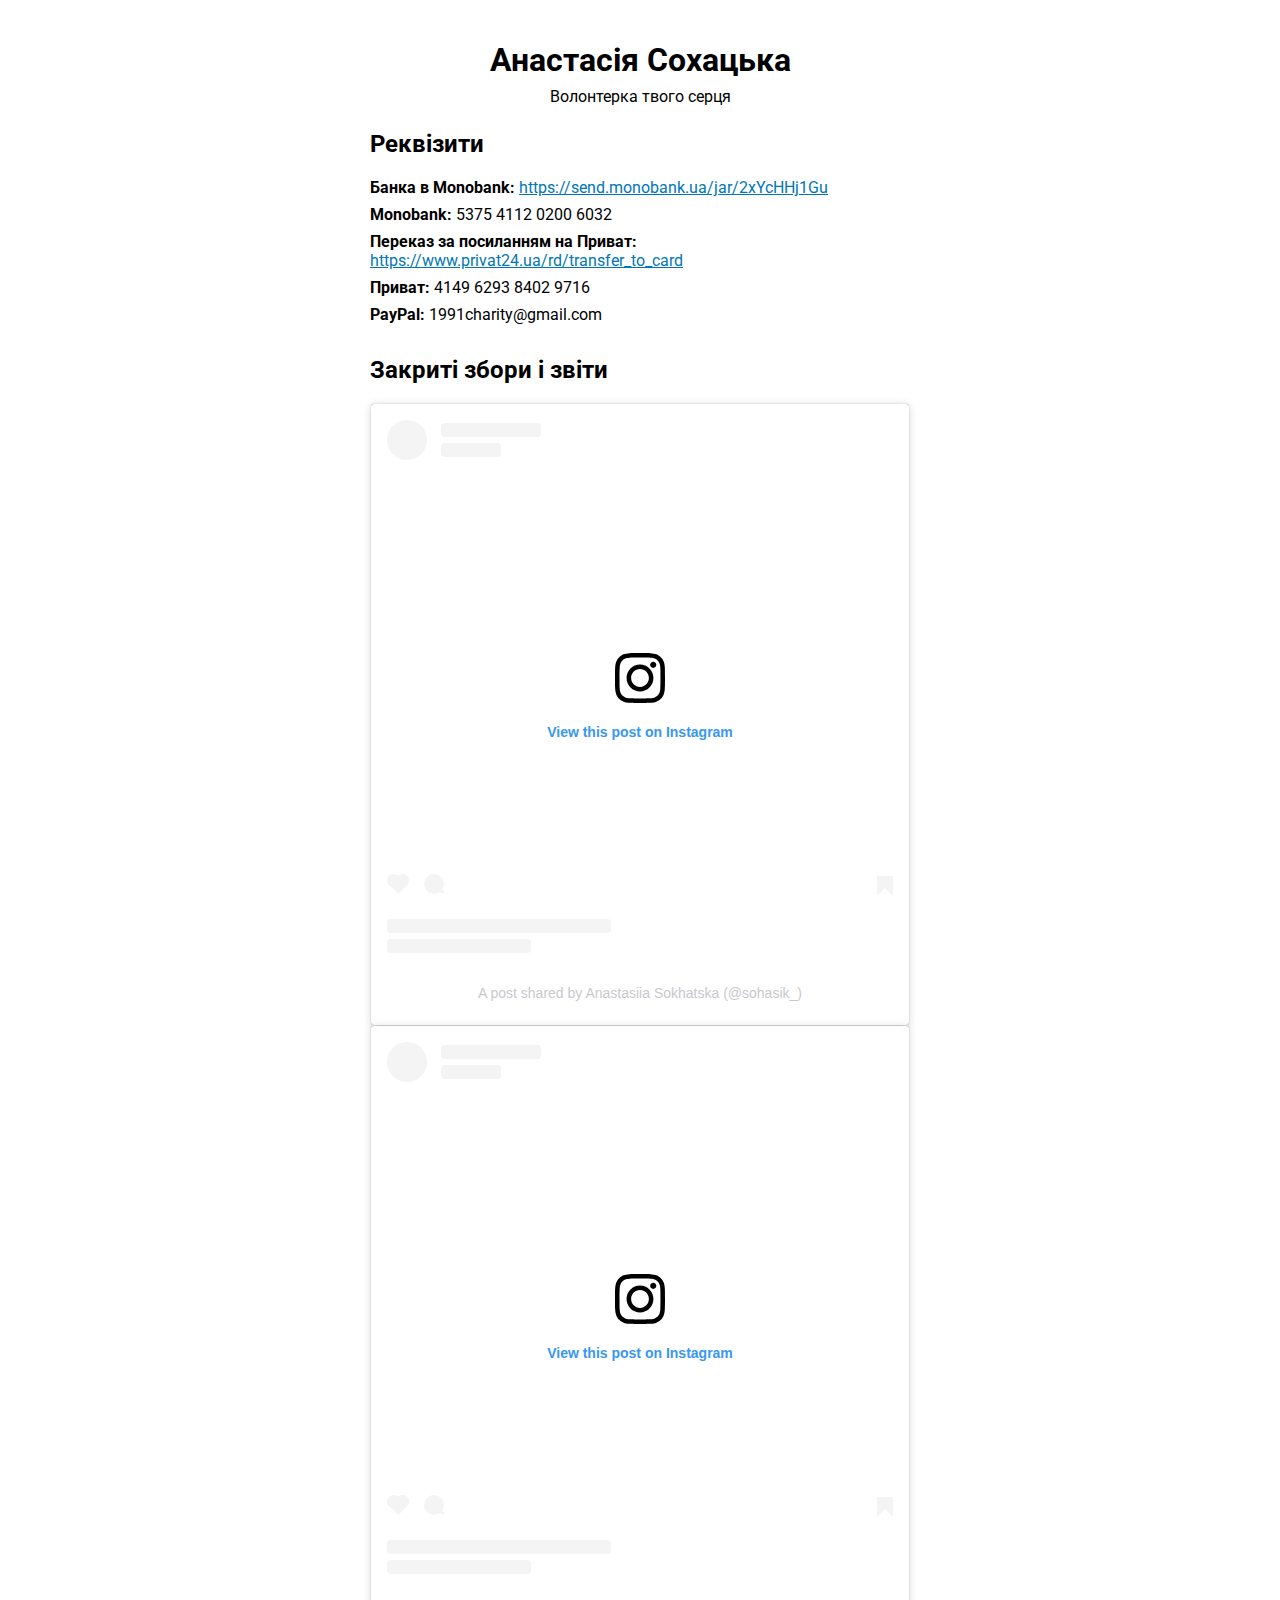
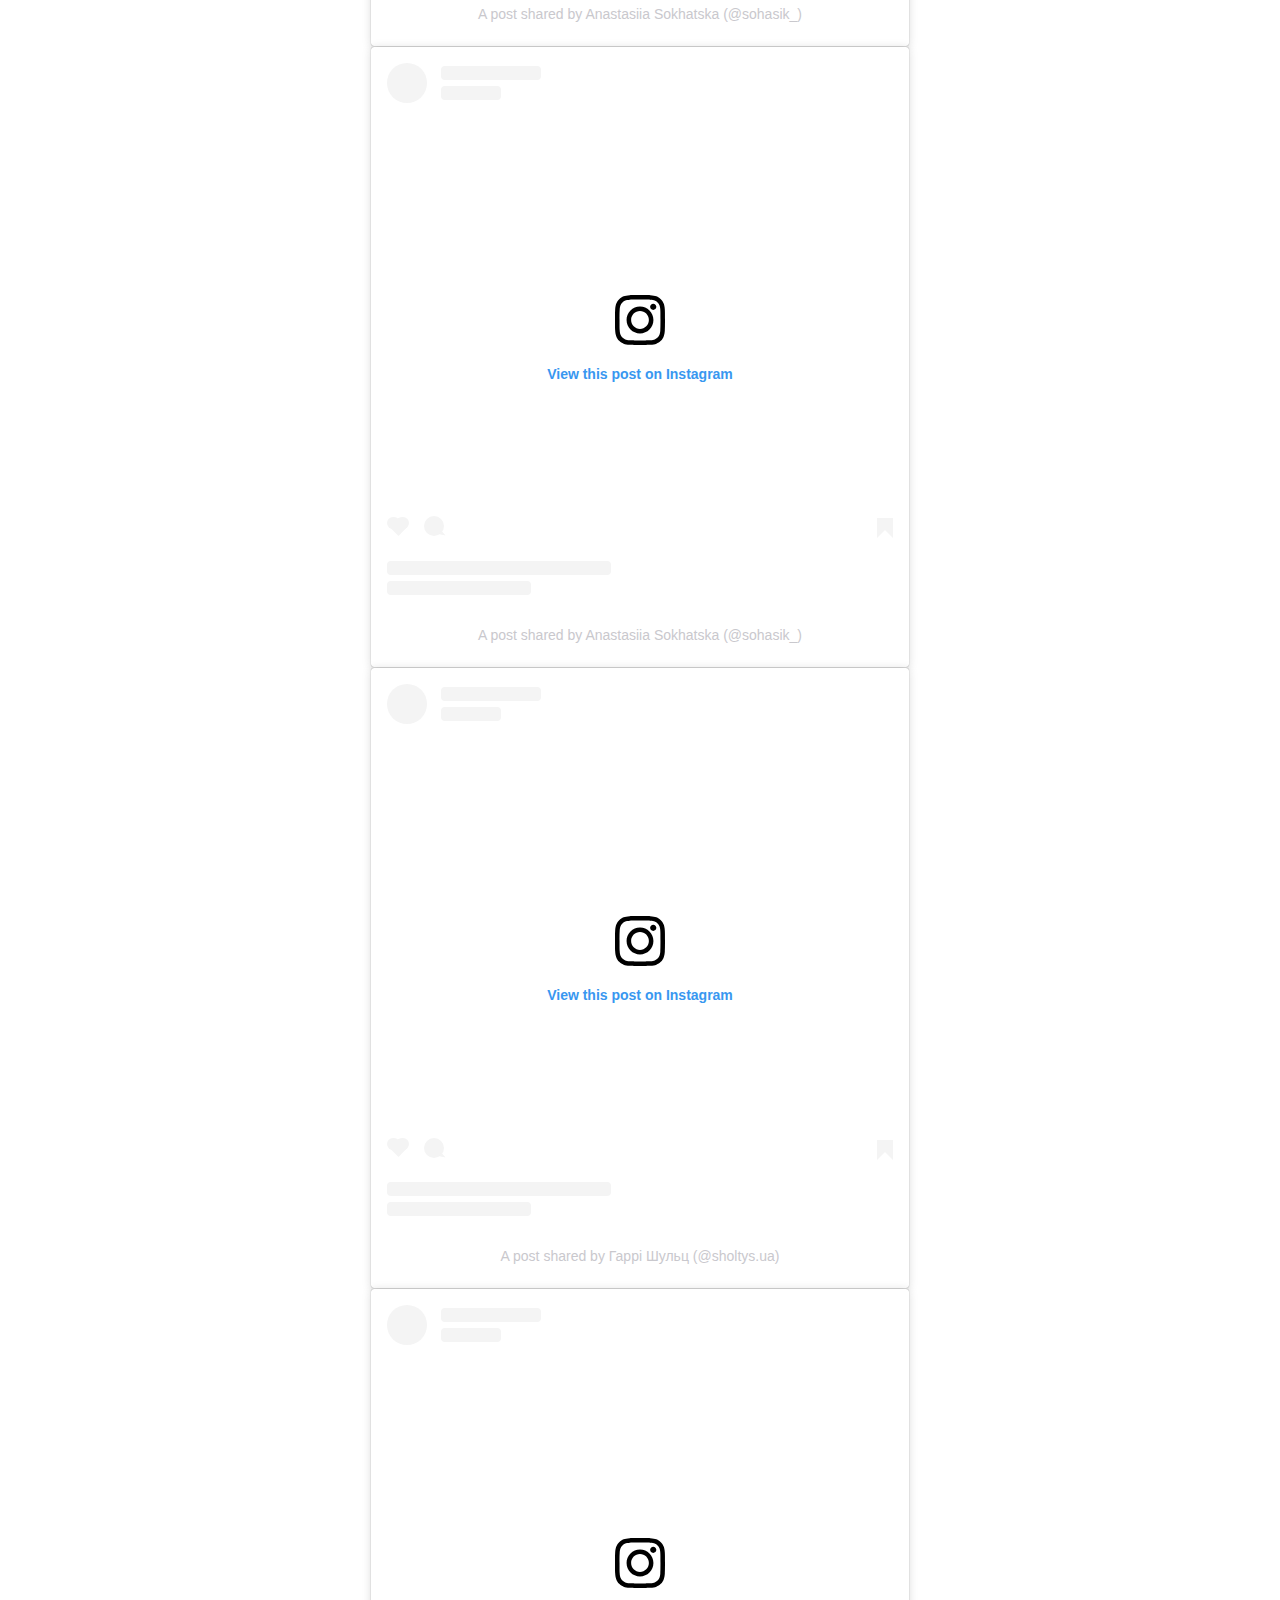
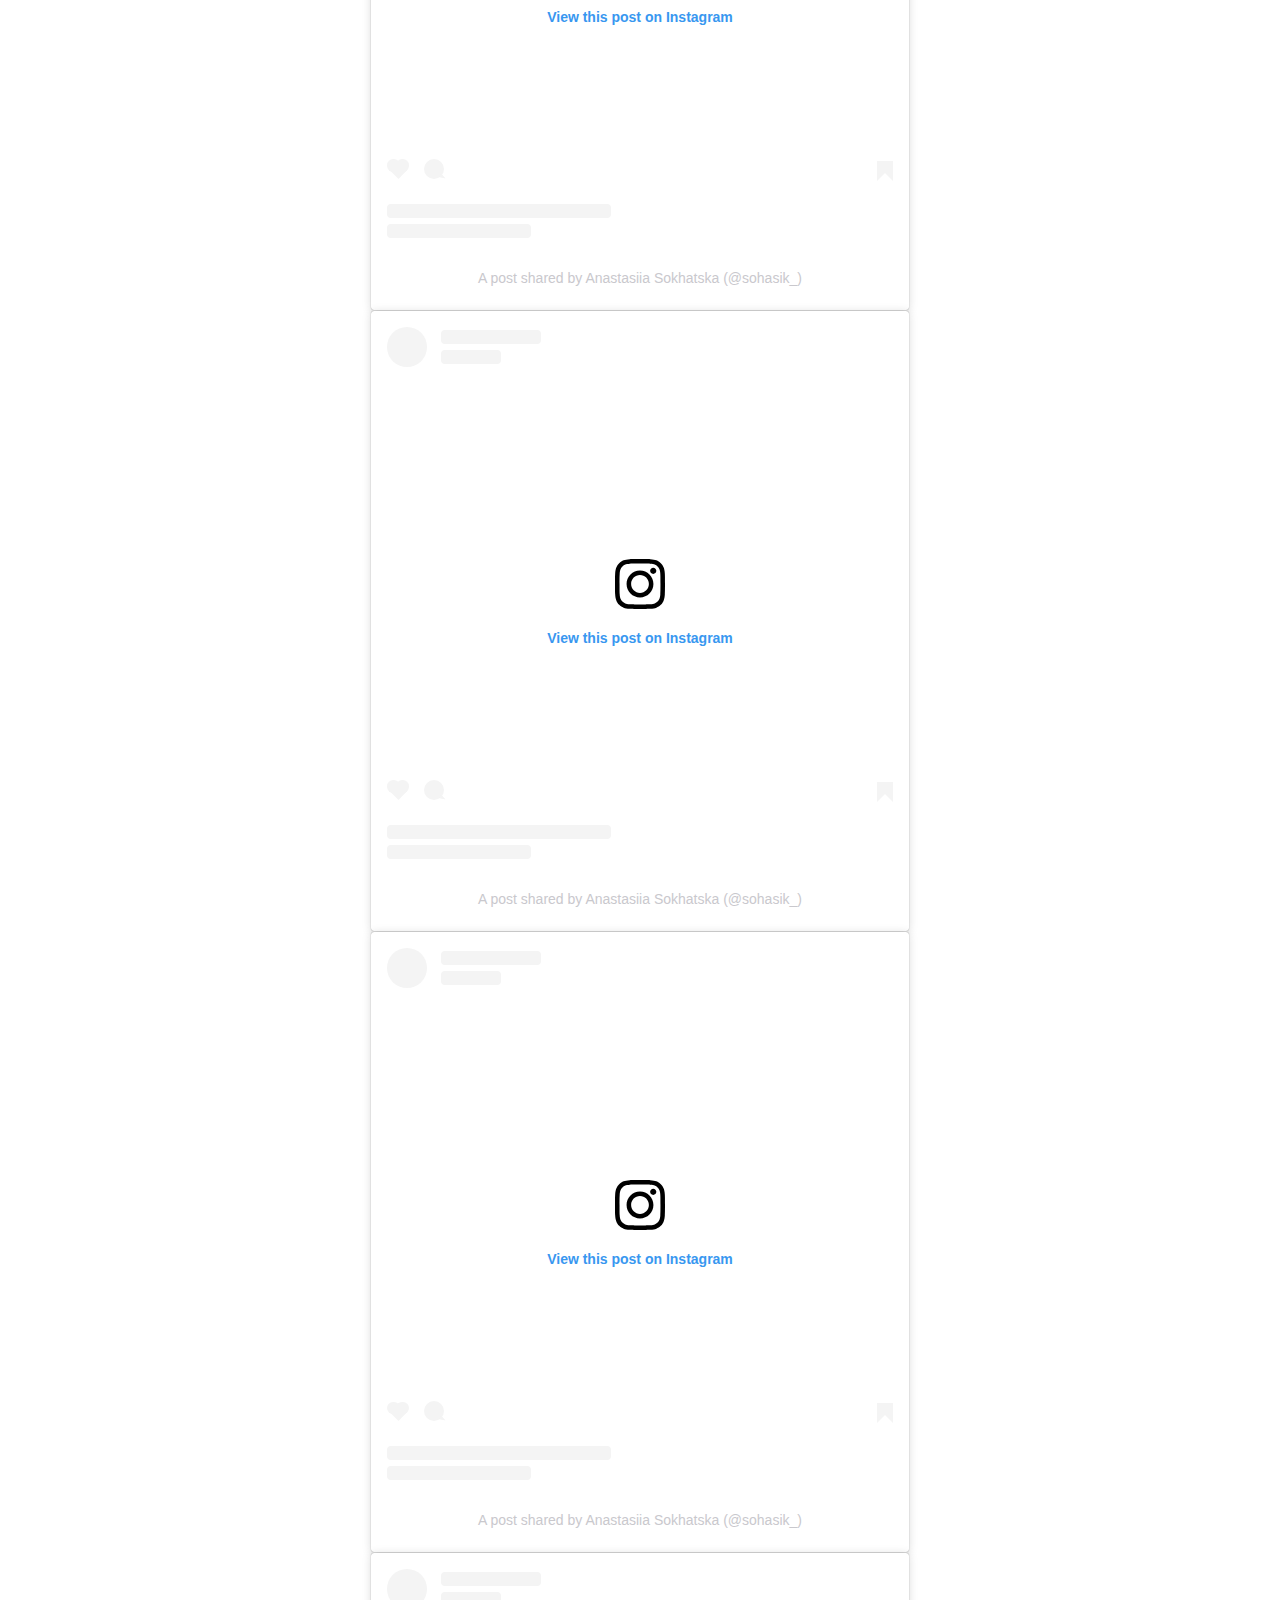
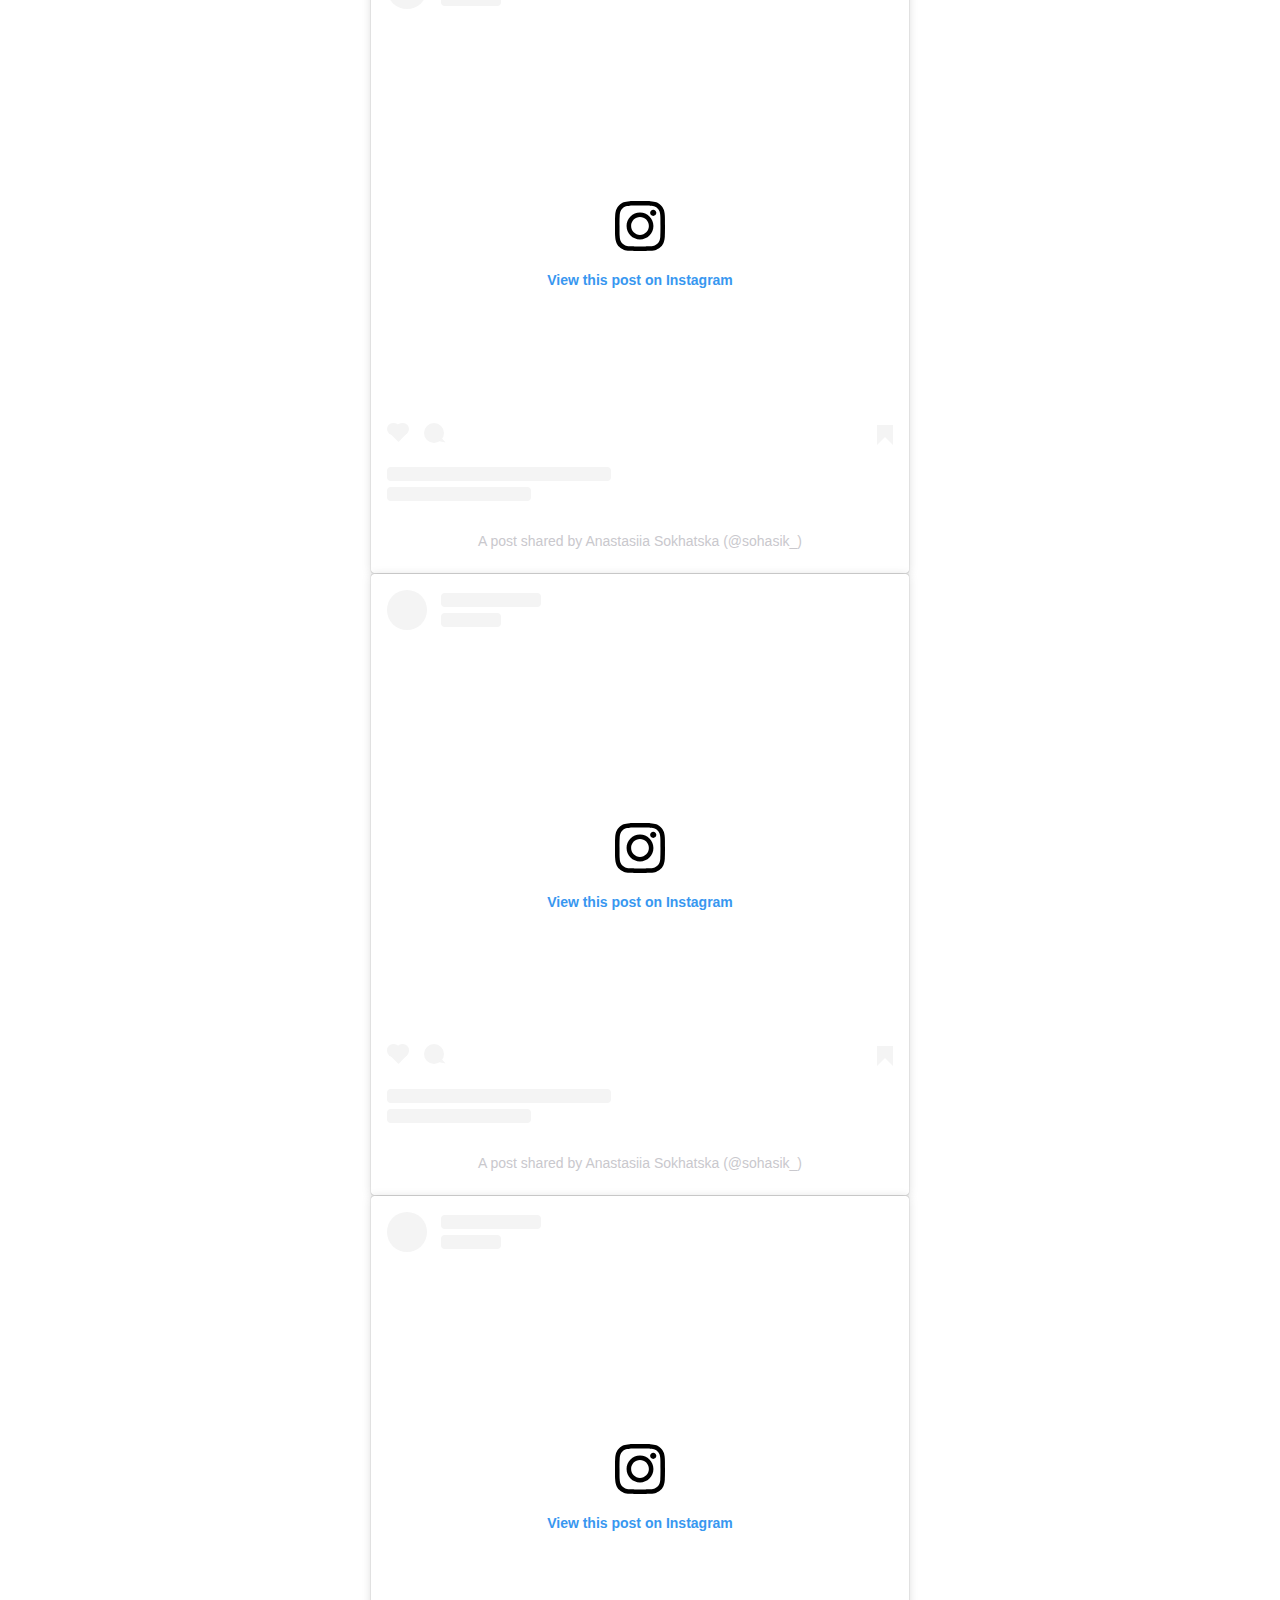
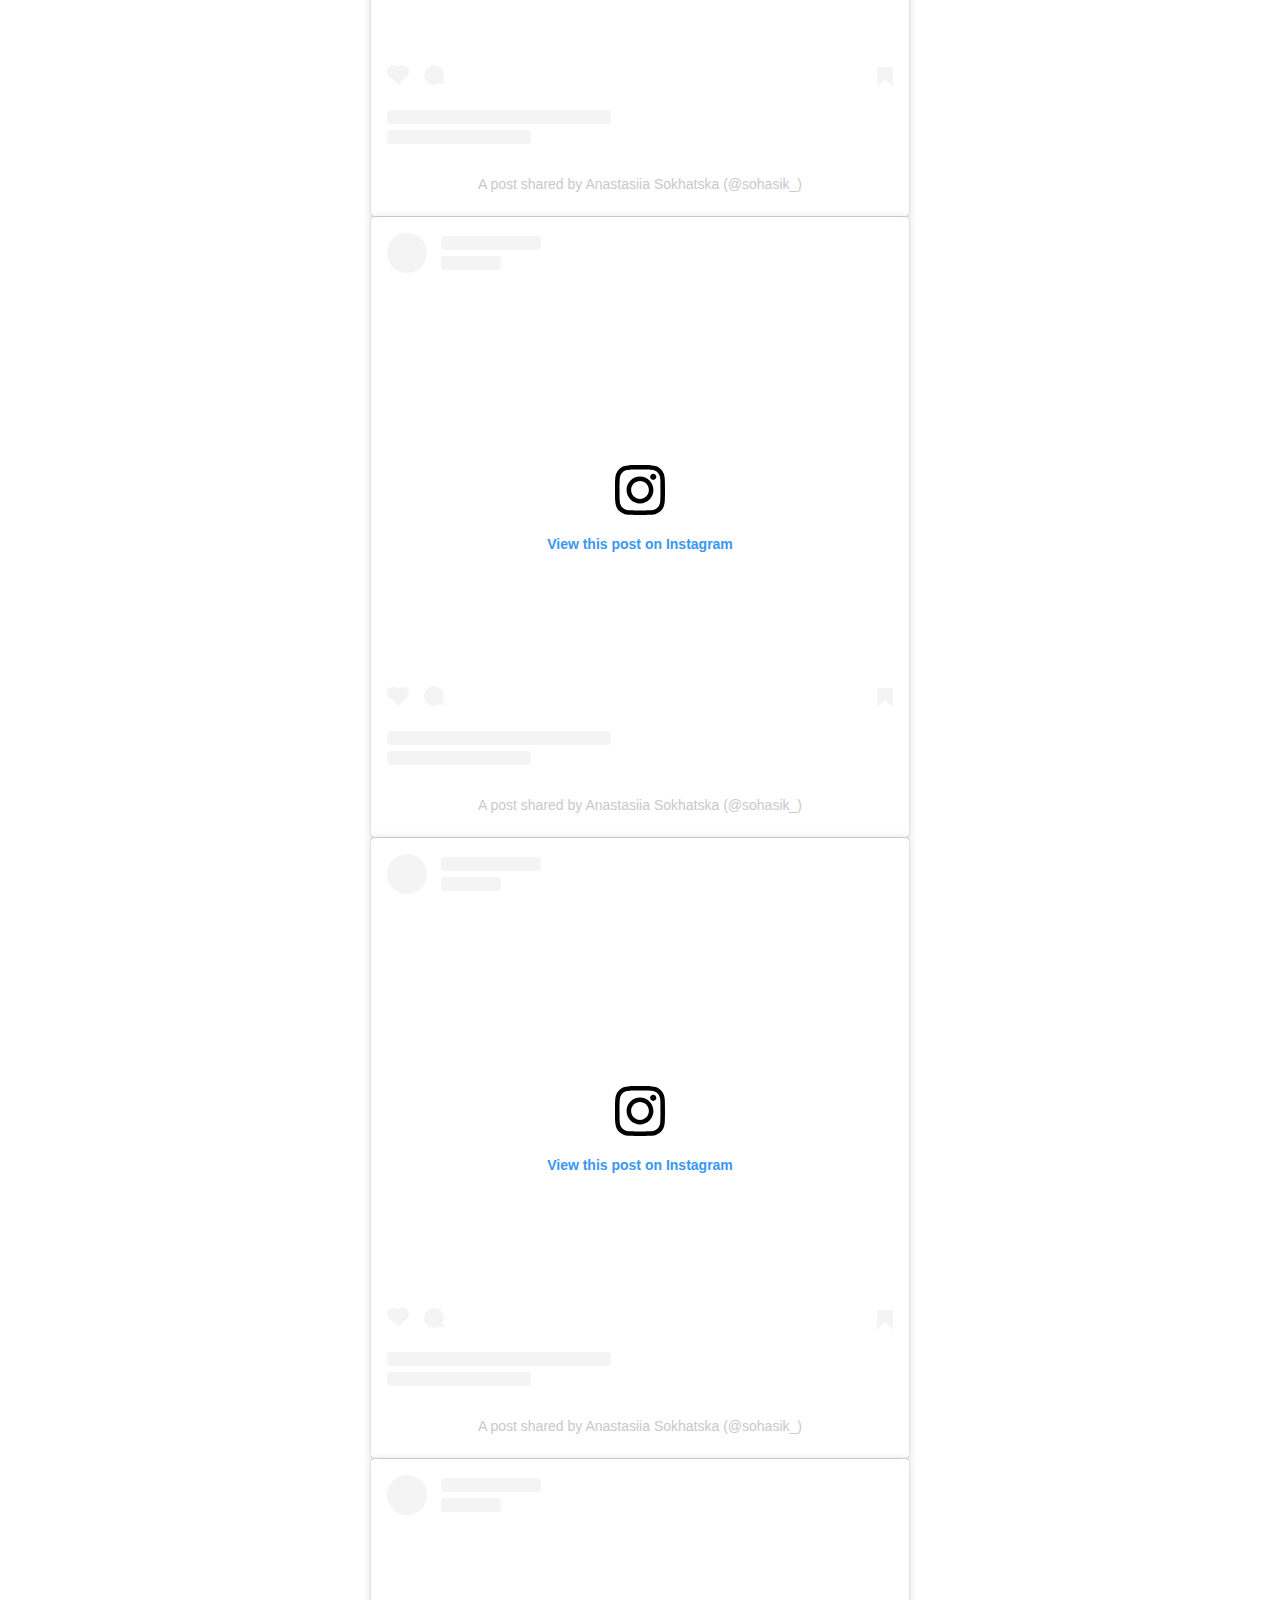
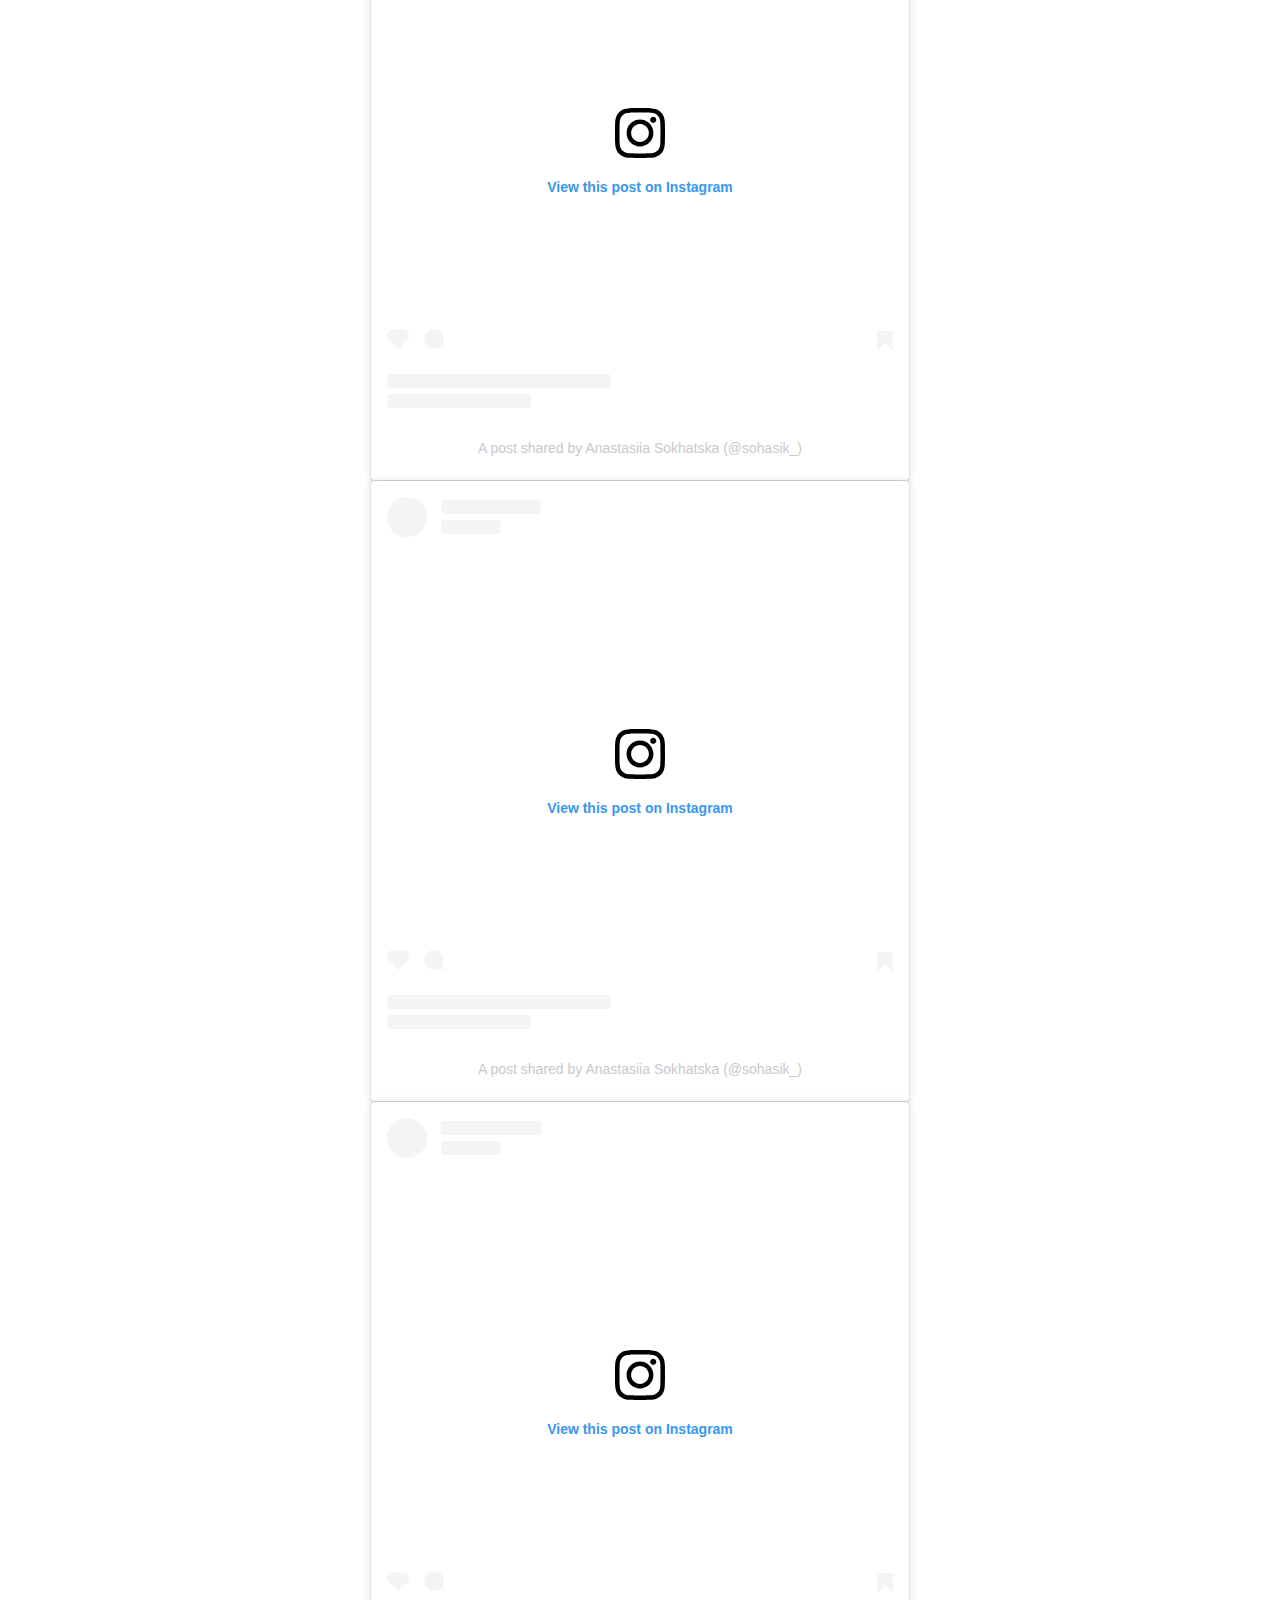
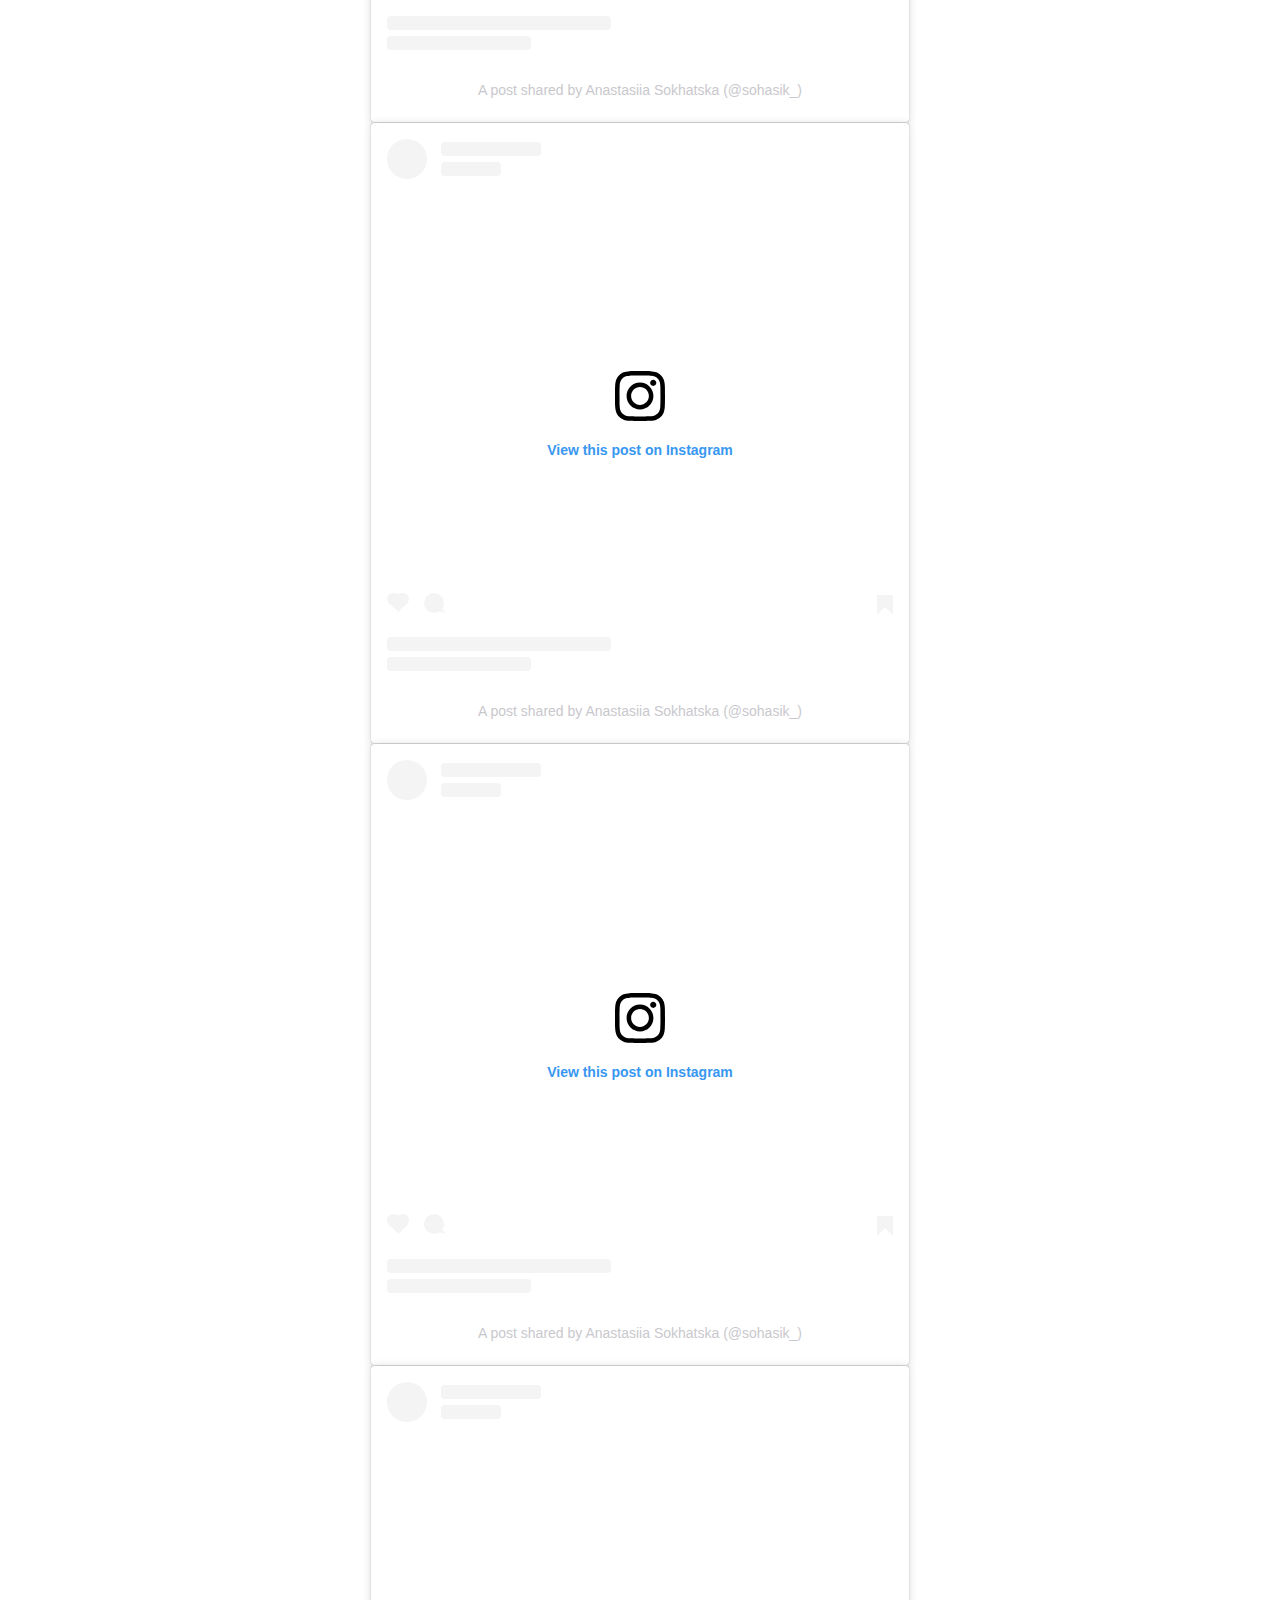
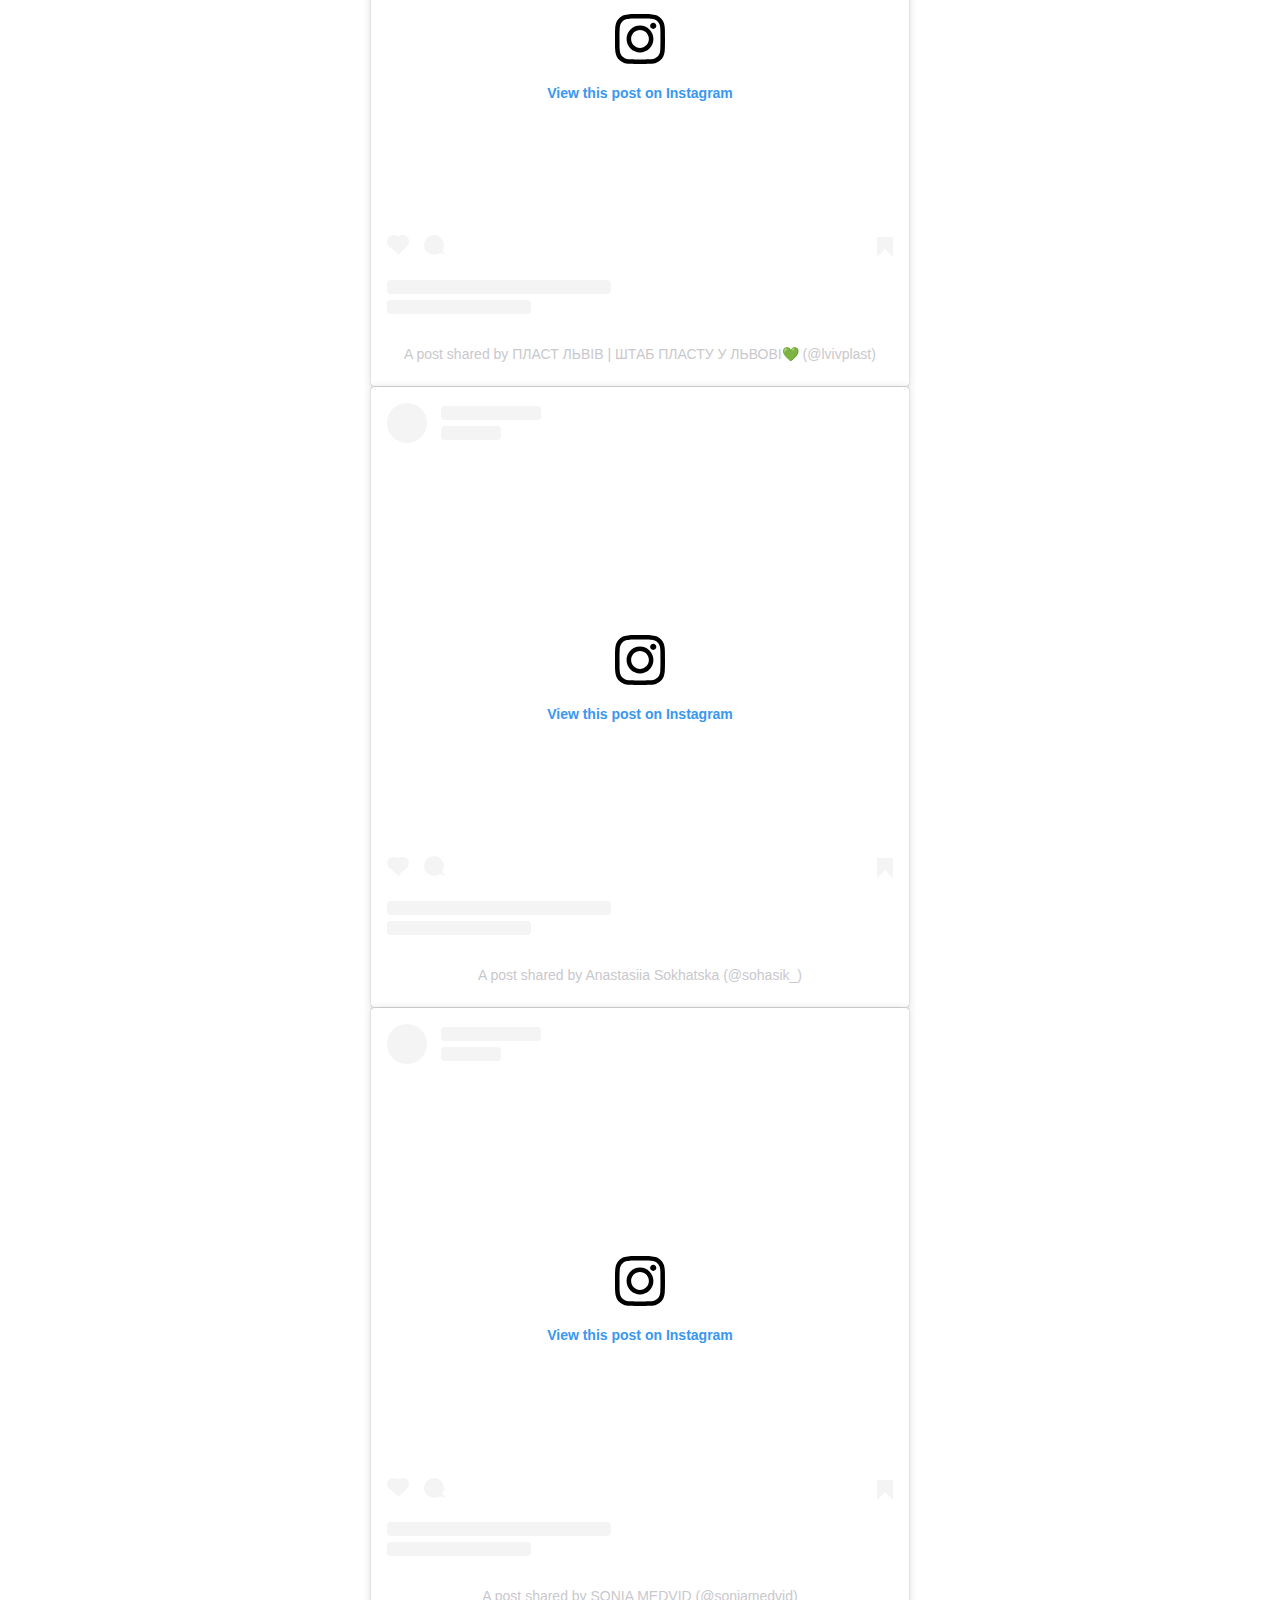
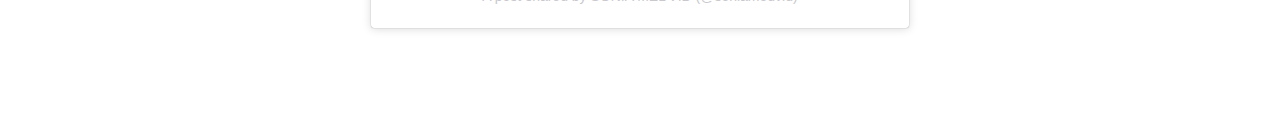
<file: index.html>
<html lang="uk">
<head>
	<!-- Google tag (gtag.js) -->
	<script async src="https://www.googletagmanager.com/gtag/js?id=G-D255TP81TY"></script>
	<script>
      window.dataLayer = window.dataLayer || [];

      function gtag() {
          dataLayer.push(arguments);
      }

      gtag('js', new Date());

      gtag('config', 'G-D255TP81TY');
	</script>

	<meta charset="UTF-8">
	<meta name="viewport"
	      content="width=device-width, user-scalable=no, initial-scale=1.0, maximum-scale=1.0, minimum-scale=1.0">
	<meta http-equiv="X-UA-Compatible" content="ie=edge">
	<link rel="apple-touch-icon" sizes="180x180" href="/favicon/apple-touch-icon.png">
	<link rel="icon" type="image/png" sizes="32x32" href="/favicon/favicon-32x32.png">
	<link rel="icon" type="image/png" sizes="16x16" href="/favicon/favicon-16x16.png">
	<link rel="manifest" href="/favicon/site.webmanifest">
	<link rel="mask-icon" href="/favicon/safari-pinned-tab.svg" color="#5bbad5">
	<meta name="msapplication-TileColor" content="#da532c">
	<meta name="theme-color" content="#ffffff">

	<meta property="og:title" content='Анастасія Сохацька. Волонтерка твого серця'/>
	<meta property="og:image" content='https://esponsim.sirv.com/volonterka.jpg'>
	<meta property="og:description" content='Збираємо на перемогу'/>
	<meta property="og:url" content='https://sokhatska.in.ua/'/>
	<meta property="og:image:width" content='1080'/>
	<meta property="og:image:height" content='1038'/>
	<meta property="og:type" content='website'/>

	<link rel="preconnect" href="https://fonts.googleapis.com">
	<link rel="preconnect" href="https://fonts.gstatic.com" crossorigin>
	<link href="https://fonts.googleapis.com/css2?family=Roboto:wght@400;500;700&display=swap" rel="stylesheet">
	<link rel="stylesheet" href="styles.css">
	<title>Волонтерка твого серця</title>
	<script async src="//www.instagram.com/embed.js"></script>
</head>
<body>
<div class="container">
	<div class="hero">
		<h1>Анастасія Сохацька</h1>
		<div>Волонтерка твого серця</div>
	</div>

	<section class="section">
		<h2>Реквізити</h2>
		<div class="money-links">
			<b>Банка в Monobank:</b> <a
				href="https://send.monobank.ua/jar/2xYcHHj1Gu">https://send.monobank.ua/jar/2xYcHHj1Gu</a>
		</div>
		<div class="money-links">
			<b>Monobank:</b> 5375 4112 0200 6032
		</div>
		<div class="money-links">
			<b>Переказ за посиланням на Приват: </b> <a
				href="https://www.privat24.ua/rd/transfer_to_card?hash=rd/transfer_to_card/{from:'',to:'4149 6293 8402 9716',ccy:'UAH',amt:'200'}">https://www.privat24.ua/rd/transfer_to_card</a>
		</div>
		<div class="money-links">
			<b>Приват:</b> 4149 6293 8402 9716
		</div>
		<div class="money-links">
			<b>PayPal:</b> 1991charity@gmail.com
		</div>
	</section>

	<!--	<section class="section">-->
	<!--		<h2>Активний збір</h2>-->


	<!--	</section>-->

	<section class="section">
		<h2>Закриті збори і звіти</h2>

		<blockquote class="instagram-media" data-instgrm-captioned
		            data-instgrm-permalink="https://www.instagram.com/reel/CzyJ6HrtoNR/?utm_source=ig_embed&amp;utm_campaign=loading"
		            data-instgrm-version="14"
		            style=" background:#FFF; border:0; border-radius:3px; box-shadow:0 0 1px 0 rgba(0,0,0,0.5),0 1px 10px 0 rgba(0,0,0,0.15); margin: 1px; max-width:540px; min-width:326px; padding:0; width:99.375%; width:-webkit-calc(100% - 2px); width:calc(100% - 2px);">
			<div style="padding:16px;"><a
					href="https://www.instagram.com/reel/CzyJ6HrtoNR/?utm_source=ig_embed&amp;utm_campaign=loading"
					style=" background:#FFFFFF; line-height:0; padding:0 0; text-align:center; text-decoration:none; width:100%;"
					target="_blank">
				<div style=" display: flex; flex-direction: row; align-items: center;">
					<div
							style="background-color: #F4F4F4; border-radius: 50%; flex-grow: 0; height: 40px; margin-right: 14px; width: 40px;"></div>
					<div style="display: flex; flex-direction: column; flex-grow: 1; justify-content: center;">
						<div
								style=" background-color: #F4F4F4; border-radius: 4px; flex-grow: 0; height: 14px; margin-bottom: 6px; width: 100px;"></div>
						<div style=" background-color: #F4F4F4; border-radius: 4px; flex-grow: 0; height: 14px; width: 60px;"></div>
					</div>
				</div>
				<div style="padding: 19% 0;"></div>
				<div style="display:block; height:50px; margin:0 auto 12px; width:50px;">
					<svg width="50px" height="50px" viewBox="0 0 60 60" version="1.1" xmlns="https://www.w3.org/2000/svg"
					     xmlns:xlink="https://www.w3.org/1999/xlink">
						<g stroke="none" stroke-width="1" fill="none" fill-rule="evenodd">
							<g transform="translate(-511.000000, -20.000000)" fill="#000000">
								<g>
									<path
											d="M556.869,30.41 C554.814,30.41 553.148,32.076 553.148,34.131 C553.148,36.186 554.814,37.852 556.869,37.852 C558.924,37.852 560.59,36.186 560.59,34.131 C560.59,32.076 558.924,30.41 556.869,30.41 M541,60.657 C535.114,60.657 530.342,55.887 530.342,50 C530.342,44.114 535.114,39.342 541,39.342 C546.887,39.342 551.658,44.114 551.658,50 C551.658,55.887 546.887,60.657 541,60.657 M541,33.886 C532.1,33.886 524.886,41.1 524.886,50 C524.886,58.899 532.1,66.113 541,66.113 C549.9,66.113 557.115,58.899 557.115,50 C557.115,41.1 549.9,33.886 541,33.886 M565.378,62.101 C565.244,65.022 564.756,66.606 564.346,67.663 C563.803,69.06 563.154,70.057 562.106,71.106 C561.058,72.155 560.06,72.803 558.662,73.347 C557.607,73.757 556.021,74.244 553.102,74.378 C549.944,74.521 548.997,74.552 541,74.552 C533.003,74.552 532.056,74.521 528.898,74.378 C525.979,74.244 524.393,73.757 523.338,73.347 C521.94,72.803 520.942,72.155 519.894,71.106 C518.846,70.057 518.197,69.06 517.654,67.663 C517.244,66.606 516.755,65.022 516.623,62.101 C516.479,58.943 516.448,57.996 516.448,50 C516.448,42.003 516.479,41.056 516.623,37.899 C516.755,34.978 517.244,33.391 517.654,32.338 C518.197,30.938 518.846,29.942 519.894,28.894 C520.942,27.846 521.94,27.196 523.338,26.654 C524.393,26.244 525.979,25.756 528.898,25.623 C532.057,25.479 533.004,25.448 541,25.448 C548.997,25.448 549.943,25.479 553.102,25.623 C556.021,25.756 557.607,26.244 558.662,26.654 C560.06,27.196 561.058,27.846 562.106,28.894 C563.154,29.942 563.803,30.938 564.346,32.338 C564.756,33.391 565.244,34.978 565.378,37.899 C565.522,41.056 565.552,42.003 565.552,50 C565.552,57.996 565.522,58.943 565.378,62.101 M570.82,37.631 C570.674,34.438 570.167,32.258 569.425,30.349 C568.659,28.377 567.633,26.702 565.965,25.035 C564.297,23.368 562.623,22.342 560.652,21.575 C558.743,20.834 556.562,20.326 553.369,20.18 C550.169,20.033 549.148,20 541,20 C532.853,20 531.831,20.033 528.631,20.18 C525.438,20.326 523.257,20.834 521.349,21.575 C519.376,22.342 517.703,23.368 516.035,25.035 C514.368,26.702 513.342,28.377 512.574,30.349 C511.834,32.258 511.326,34.438 511.181,37.631 C511.035,40.831 511,41.851 511,50 C511,58.147 511.035,59.17 511.181,62.369 C511.326,65.562 511.834,67.743 512.574,69.651 C513.342,71.625 514.368,73.296 516.035,74.965 C517.703,76.634 519.376,77.658 521.349,78.425 C523.257,79.167 525.438,79.673 528.631,79.82 C531.831,79.965 532.853,80.001 541,80.001 C549.148,80.001 550.169,79.965 553.369,79.82 C556.562,79.673 558.743,79.167 560.652,78.425 C562.623,77.658 564.297,76.634 565.965,74.965 C567.633,73.296 568.659,71.625 569.425,69.651 C570.167,67.743 570.674,65.562 570.82,62.369 C570.966,59.17 571,58.147 571,50 C571,41.851 570.966,40.831 570.82,37.631"></path>
								</g>
							</g>
						</g>
					</svg>
				</div>
				<div style="padding-top: 8px;">
					<div
							style=" color:#3897f0; font-family:Arial,sans-serif; font-size:14px; font-style:normal; font-weight:550; line-height:18px;">
						View this post on Instagram
					</div>
				</div>
				<div style="padding: 12.5% 0;"></div>
				<div style="display: flex; flex-direction: row; margin-bottom: 14px; align-items: center;">
					<div>
						<div
								style="background-color: #F4F4F4; border-radius: 50%; height: 12.5px; width: 12.5px; transform: translateX(0px) translateY(7px);"></div>
						<div
								style="background-color: #F4F4F4; height: 12.5px; transform: rotate(-45deg) translateX(3px) translateY(1px); width: 12.5px; flex-grow: 0; margin-right: 14px; margin-left: 2px;"></div>
						<div
								style="background-color: #F4F4F4; border-radius: 50%; height: 12.5px; width: 12.5px; transform: translateX(9px) translateY(-18px);"></div>
					</div>
					<div style="margin-left: 8px;">
						<div style=" background-color: #F4F4F4; border-radius: 50%; flex-grow: 0; height: 20px; width: 20px;"></div>
						<div
								style=" width: 0; height: 0; border-top: 2px solid transparent; border-left: 6px solid #f4f4f4; border-bottom: 2px solid transparent; transform: translateX(16px) translateY(-4px) rotate(30deg)"></div>
					</div>
					<div style="margin-left: auto;">
						<div
								style=" width: 0px; border-top: 8px solid #F4F4F4; border-right: 8px solid transparent; transform: translateY(16px);"></div>
						<div
								style=" background-color: #F4F4F4; flex-grow: 0; height: 12px; width: 16px; transform: translateY(-4px);"></div>
						<div
								style=" width: 0; height: 0; border-top: 8px solid #F4F4F4; border-left: 8px solid transparent; transform: translateY(-4px) translateX(8px);"></div>
					</div>
				</div>
				<div style="display: flex; flex-direction: column; flex-grow: 1; justify-content: center; margin-bottom: 24px;">
					<div
							style=" background-color: #F4F4F4; border-radius: 4px; flex-grow: 0; height: 14px; margin-bottom: 6px; width: 224px;"></div>
					<div style=" background-color: #F4F4F4; border-radius: 4px; flex-grow: 0; height: 14px; width: 144px;"></div>
				</div>
			</a>
				<p style=" color:#c9c8cd; font-family:Arial,sans-serif; font-size:14px; line-height:17px; margin-bottom:0; margin-top:8px; overflow:hidden; padding:8px 0 7px; text-align:center; text-overflow:ellipsis; white-space:nowrap;">
					<a href="https://www.instagram.com/reel/CzyJ6HrtoNR/?utm_source=ig_embed&amp;utm_campaign=loading"
					   style=" color:#c9c8cd; font-family:Arial,sans-serif; font-size:14px; font-style:normal; font-weight:normal; line-height:17px; text-decoration:none;"
					   target="_blank">A post shared by Anastasiia Sokhatska (@sohasik_)</a></p></div>
		</blockquote>

		<blockquote class="instagram-media" data-instgrm-captioned
		            data-instgrm-permalink="https://www.instagram.com/p/Czof0rFN8df/?utm_source=ig_embed&amp;utm_campaign=loading"
		            data-instgrm-version="14"
		            style=" background:#FFF; border:0; border-radius:3px; box-shadow:0 0 1px 0 rgba(0,0,0,0.5),0 1px 10px 0 rgba(0,0,0,0.15); margin: 1px; max-width:540px; min-width:326px; padding:0; width:99.375%; width:-webkit-calc(100% - 2px); width:calc(100% - 2px);">
			<div style="padding:16px;"><a
					href="https://www.instagram.com/p/Czof0rFN8df/?utm_source=ig_embed&amp;utm_campaign=loading"
					style=" background:#FFFFFF; line-height:0; padding:0 0; text-align:center; text-decoration:none; width:100%;"
					target="_blank">
				<div style=" display: flex; flex-direction: row; align-items: center;">
					<div
							style="background-color: #F4F4F4; border-radius: 50%; flex-grow: 0; height: 40px; margin-right: 14px; width: 40px;"></div>
					<div style="display: flex; flex-direction: column; flex-grow: 1; justify-content: center;">
						<div
								style=" background-color: #F4F4F4; border-radius: 4px; flex-grow: 0; height: 14px; margin-bottom: 6px; width: 100px;"></div>
						<div style=" background-color: #F4F4F4; border-radius: 4px; flex-grow: 0; height: 14px; width: 60px;"></div>
					</div>
				</div>
				<div style="padding: 19% 0;"></div>
				<div style="display:block; height:50px; margin:0 auto 12px; width:50px;">
					<svg width="50px" height="50px" viewBox="0 0 60 60" version="1.1" xmlns="https://www.w3.org/2000/svg"
					     xmlns:xlink="https://www.w3.org/1999/xlink">
						<g stroke="none" stroke-width="1" fill="none" fill-rule="evenodd">
							<g transform="translate(-511.000000, -20.000000)" fill="#000000">
								<g>
									<path
											d="M556.869,30.41 C554.814,30.41 553.148,32.076 553.148,34.131 C553.148,36.186 554.814,37.852 556.869,37.852 C558.924,37.852 560.59,36.186 560.59,34.131 C560.59,32.076 558.924,30.41 556.869,30.41 M541,60.657 C535.114,60.657 530.342,55.887 530.342,50 C530.342,44.114 535.114,39.342 541,39.342 C546.887,39.342 551.658,44.114 551.658,50 C551.658,55.887 546.887,60.657 541,60.657 M541,33.886 C532.1,33.886 524.886,41.1 524.886,50 C524.886,58.899 532.1,66.113 541,66.113 C549.9,66.113 557.115,58.899 557.115,50 C557.115,41.1 549.9,33.886 541,33.886 M565.378,62.101 C565.244,65.022 564.756,66.606 564.346,67.663 C563.803,69.06 563.154,70.057 562.106,71.106 C561.058,72.155 560.06,72.803 558.662,73.347 C557.607,73.757 556.021,74.244 553.102,74.378 C549.944,74.521 548.997,74.552 541,74.552 C533.003,74.552 532.056,74.521 528.898,74.378 C525.979,74.244 524.393,73.757 523.338,73.347 C521.94,72.803 520.942,72.155 519.894,71.106 C518.846,70.057 518.197,69.06 517.654,67.663 C517.244,66.606 516.755,65.022 516.623,62.101 C516.479,58.943 516.448,57.996 516.448,50 C516.448,42.003 516.479,41.056 516.623,37.899 C516.755,34.978 517.244,33.391 517.654,32.338 C518.197,30.938 518.846,29.942 519.894,28.894 C520.942,27.846 521.94,27.196 523.338,26.654 C524.393,26.244 525.979,25.756 528.898,25.623 C532.057,25.479 533.004,25.448 541,25.448 C548.997,25.448 549.943,25.479 553.102,25.623 C556.021,25.756 557.607,26.244 558.662,26.654 C560.06,27.196 561.058,27.846 562.106,28.894 C563.154,29.942 563.803,30.938 564.346,32.338 C564.756,33.391 565.244,34.978 565.378,37.899 C565.522,41.056 565.552,42.003 565.552,50 C565.552,57.996 565.522,58.943 565.378,62.101 M570.82,37.631 C570.674,34.438 570.167,32.258 569.425,30.349 C568.659,28.377 567.633,26.702 565.965,25.035 C564.297,23.368 562.623,22.342 560.652,21.575 C558.743,20.834 556.562,20.326 553.369,20.18 C550.169,20.033 549.148,20 541,20 C532.853,20 531.831,20.033 528.631,20.18 C525.438,20.326 523.257,20.834 521.349,21.575 C519.376,22.342 517.703,23.368 516.035,25.035 C514.368,26.702 513.342,28.377 512.574,30.349 C511.834,32.258 511.326,34.438 511.181,37.631 C511.035,40.831 511,41.851 511,50 C511,58.147 511.035,59.17 511.181,62.369 C511.326,65.562 511.834,67.743 512.574,69.651 C513.342,71.625 514.368,73.296 516.035,74.965 C517.703,76.634 519.376,77.658 521.349,78.425 C523.257,79.167 525.438,79.673 528.631,79.82 C531.831,79.965 532.853,80.001 541,80.001 C549.148,80.001 550.169,79.965 553.369,79.82 C556.562,79.673 558.743,79.167 560.652,78.425 C562.623,77.658 564.297,76.634 565.965,74.965 C567.633,73.296 568.659,71.625 569.425,69.651 C570.167,67.743 570.674,65.562 570.82,62.369 C570.966,59.17 571,58.147 571,50 C571,41.851 570.966,40.831 570.82,37.631"></path>
								</g>
							</g>
						</g>
					</svg>
				</div>
				<div style="padding-top: 8px;">
					<div
							style=" color:#3897f0; font-family:Arial,sans-serif; font-size:14px; font-style:normal; font-weight:550; line-height:18px;">
						View this post on Instagram
					</div>
				</div>
				<div style="padding: 12.5% 0;"></div>
				<div style="display: flex; flex-direction: row; margin-bottom: 14px; align-items: center;">
					<div>
						<div
								style="background-color: #F4F4F4; border-radius: 50%; height: 12.5px; width: 12.5px; transform: translateX(0px) translateY(7px);"></div>
						<div
								style="background-color: #F4F4F4; height: 12.5px; transform: rotate(-45deg) translateX(3px) translateY(1px); width: 12.5px; flex-grow: 0; margin-right: 14px; margin-left: 2px;"></div>
						<div
								style="background-color: #F4F4F4; border-radius: 50%; height: 12.5px; width: 12.5px; transform: translateX(9px) translateY(-18px);"></div>
					</div>
					<div style="margin-left: 8px;">
						<div style=" background-color: #F4F4F4; border-radius: 50%; flex-grow: 0; height: 20px; width: 20px;"></div>
						<div
								style=" width: 0; height: 0; border-top: 2px solid transparent; border-left: 6px solid #f4f4f4; border-bottom: 2px solid transparent; transform: translateX(16px) translateY(-4px) rotate(30deg)"></div>
					</div>
					<div style="margin-left: auto;">
						<div
								style=" width: 0px; border-top: 8px solid #F4F4F4; border-right: 8px solid transparent; transform: translateY(16px);"></div>
						<div
								style=" background-color: #F4F4F4; flex-grow: 0; height: 12px; width: 16px; transform: translateY(-4px);"></div>
						<div
								style=" width: 0; height: 0; border-top: 8px solid #F4F4F4; border-left: 8px solid transparent; transform: translateY(-4px) translateX(8px);"></div>
					</div>
				</div>
				<div style="display: flex; flex-direction: column; flex-grow: 1; justify-content: center; margin-bottom: 24px;">
					<div
							style=" background-color: #F4F4F4; border-radius: 4px; flex-grow: 0; height: 14px; margin-bottom: 6px; width: 224px;"></div>
					<div style=" background-color: #F4F4F4; border-radius: 4px; flex-grow: 0; height: 14px; width: 144px;"></div>
				</div>
			</a>
				<p style=" color:#c9c8cd; font-family:Arial,sans-serif; font-size:14px; line-height:17px; margin-bottom:0; margin-top:8px; overflow:hidden; padding:8px 0 7px; text-align:center; text-overflow:ellipsis; white-space:nowrap;">
					<a href="https://www.instagram.com/p/Czof0rFN8df/?utm_source=ig_embed&amp;utm_campaign=loading"
					   style=" color:#c9c8cd; font-family:Arial,sans-serif; font-size:14px; font-style:normal; font-weight:normal; line-height:17px; text-decoration:none;"
					   target="_blank">A post shared by Anastasiia Sokhatska (@sohasik_)</a></p></div>
		</blockquote>

		<blockquote class="instagram-media" data-instgrm-captioned
		            data-instgrm-permalink="https://www.instagram.com/p/Cy5HI3Wtakw/?utm_source=ig_embed&amp;utm_campaign=loading"
		            data-instgrm-version="14"
		            style=" background:#FFF; border:0; border-radius:3px; box-shadow:0 0 1px 0 rgba(0,0,0,0.5),0 1px 10px 0 rgba(0,0,0,0.15); margin: 1px; max-width:540px; min-width:326px; padding:0; width:99.375%; width:-webkit-calc(100% - 2px); width:calc(100% - 2px);">
			<div style="padding:16px;"><a
					href="https://www.instagram.com/p/Cy5HI3Wtakw/?utm_source=ig_embed&amp;utm_campaign=loading"
					style=" background:#FFFFFF; line-height:0; padding:0 0; text-align:center; text-decoration:none; width:100%;"
					target="_blank">
				<div style=" display: flex; flex-direction: row; align-items: center;">
					<div
							style="background-color: #F4F4F4; border-radius: 50%; flex-grow: 0; height: 40px; margin-right: 14px; width: 40px;"></div>
					<div style="display: flex; flex-direction: column; flex-grow: 1; justify-content: center;">
						<div
								style=" background-color: #F4F4F4; border-radius: 4px; flex-grow: 0; height: 14px; margin-bottom: 6px; width: 100px;"></div>
						<div style=" background-color: #F4F4F4; border-radius: 4px; flex-grow: 0; height: 14px; width: 60px;"></div>
					</div>
				</div>
				<div style="padding: 19% 0;"></div>
				<div style="display:block; height:50px; margin:0 auto 12px; width:50px;">
					<svg width="50px" height="50px" viewBox="0 0 60 60" version="1.1" xmlns="https://www.w3.org/2000/svg"
					     xmlns:xlink="https://www.w3.org/1999/xlink">
						<g stroke="none" stroke-width="1" fill="none" fill-rule="evenodd">
							<g transform="translate(-511.000000, -20.000000)" fill="#000000">
								<g>
									<path
											d="M556.869,30.41 C554.814,30.41 553.148,32.076 553.148,34.131 C553.148,36.186 554.814,37.852 556.869,37.852 C558.924,37.852 560.59,36.186 560.59,34.131 C560.59,32.076 558.924,30.41 556.869,30.41 M541,60.657 C535.114,60.657 530.342,55.887 530.342,50 C530.342,44.114 535.114,39.342 541,39.342 C546.887,39.342 551.658,44.114 551.658,50 C551.658,55.887 546.887,60.657 541,60.657 M541,33.886 C532.1,33.886 524.886,41.1 524.886,50 C524.886,58.899 532.1,66.113 541,66.113 C549.9,66.113 557.115,58.899 557.115,50 C557.115,41.1 549.9,33.886 541,33.886 M565.378,62.101 C565.244,65.022 564.756,66.606 564.346,67.663 C563.803,69.06 563.154,70.057 562.106,71.106 C561.058,72.155 560.06,72.803 558.662,73.347 C557.607,73.757 556.021,74.244 553.102,74.378 C549.944,74.521 548.997,74.552 541,74.552 C533.003,74.552 532.056,74.521 528.898,74.378 C525.979,74.244 524.393,73.757 523.338,73.347 C521.94,72.803 520.942,72.155 519.894,71.106 C518.846,70.057 518.197,69.06 517.654,67.663 C517.244,66.606 516.755,65.022 516.623,62.101 C516.479,58.943 516.448,57.996 516.448,50 C516.448,42.003 516.479,41.056 516.623,37.899 C516.755,34.978 517.244,33.391 517.654,32.338 C518.197,30.938 518.846,29.942 519.894,28.894 C520.942,27.846 521.94,27.196 523.338,26.654 C524.393,26.244 525.979,25.756 528.898,25.623 C532.057,25.479 533.004,25.448 541,25.448 C548.997,25.448 549.943,25.479 553.102,25.623 C556.021,25.756 557.607,26.244 558.662,26.654 C560.06,27.196 561.058,27.846 562.106,28.894 C563.154,29.942 563.803,30.938 564.346,32.338 C564.756,33.391 565.244,34.978 565.378,37.899 C565.522,41.056 565.552,42.003 565.552,50 C565.552,57.996 565.522,58.943 565.378,62.101 M570.82,37.631 C570.674,34.438 570.167,32.258 569.425,30.349 C568.659,28.377 567.633,26.702 565.965,25.035 C564.297,23.368 562.623,22.342 560.652,21.575 C558.743,20.834 556.562,20.326 553.369,20.18 C550.169,20.033 549.148,20 541,20 C532.853,20 531.831,20.033 528.631,20.18 C525.438,20.326 523.257,20.834 521.349,21.575 C519.376,22.342 517.703,23.368 516.035,25.035 C514.368,26.702 513.342,28.377 512.574,30.349 C511.834,32.258 511.326,34.438 511.181,37.631 C511.035,40.831 511,41.851 511,50 C511,58.147 511.035,59.17 511.181,62.369 C511.326,65.562 511.834,67.743 512.574,69.651 C513.342,71.625 514.368,73.296 516.035,74.965 C517.703,76.634 519.376,77.658 521.349,78.425 C523.257,79.167 525.438,79.673 528.631,79.82 C531.831,79.965 532.853,80.001 541,80.001 C549.148,80.001 550.169,79.965 553.369,79.82 C556.562,79.673 558.743,79.167 560.652,78.425 C562.623,77.658 564.297,76.634 565.965,74.965 C567.633,73.296 568.659,71.625 569.425,69.651 C570.167,67.743 570.674,65.562 570.82,62.369 C570.966,59.17 571,58.147 571,50 C571,41.851 570.966,40.831 570.82,37.631"></path>
								</g>
							</g>
						</g>
					</svg>
				</div>
				<div style="padding-top: 8px;">
					<div
							style=" color:#3897f0; font-family:Arial,sans-serif; font-size:14px; font-style:normal; font-weight:550; line-height:18px;">
						View this post on Instagram
					</div>
				</div>
				<div style="padding: 12.5% 0;"></div>
				<div style="display: flex; flex-direction: row; margin-bottom: 14px; align-items: center;">
					<div>
						<div
								style="background-color: #F4F4F4; border-radius: 50%; height: 12.5px; width: 12.5px; transform: translateX(0px) translateY(7px);"></div>
						<div
								style="background-color: #F4F4F4; height: 12.5px; transform: rotate(-45deg) translateX(3px) translateY(1px); width: 12.5px; flex-grow: 0; margin-right: 14px; margin-left: 2px;"></div>
						<div
								style="background-color: #F4F4F4; border-radius: 50%; height: 12.5px; width: 12.5px; transform: translateX(9px) translateY(-18px);"></div>
					</div>
					<div style="margin-left: 8px;">
						<div style=" background-color: #F4F4F4; border-radius: 50%; flex-grow: 0; height: 20px; width: 20px;"></div>
						<div
								style=" width: 0; height: 0; border-top: 2px solid transparent; border-left: 6px solid #f4f4f4; border-bottom: 2px solid transparent; transform: translateX(16px) translateY(-4px) rotate(30deg)"></div>
					</div>
					<div style="margin-left: auto;">
						<div
								style=" width: 0px; border-top: 8px solid #F4F4F4; border-right: 8px solid transparent; transform: translateY(16px);"></div>
						<div
								style=" background-color: #F4F4F4; flex-grow: 0; height: 12px; width: 16px; transform: translateY(-4px);"></div>
						<div
								style=" width: 0; height: 0; border-top: 8px solid #F4F4F4; border-left: 8px solid transparent; transform: translateY(-4px) translateX(8px);"></div>
					</div>
				</div>
				<div style="display: flex; flex-direction: column; flex-grow: 1; justify-content: center; margin-bottom: 24px;">
					<div
							style=" background-color: #F4F4F4; border-radius: 4px; flex-grow: 0; height: 14px; margin-bottom: 6px; width: 224px;"></div>
					<div style=" background-color: #F4F4F4; border-radius: 4px; flex-grow: 0; height: 14px; width: 144px;"></div>
				</div>
			</a>
				<p style=" color:#c9c8cd; font-family:Arial,sans-serif; font-size:14px; line-height:17px; margin-bottom:0; margin-top:8px; overflow:hidden; padding:8px 0 7px; text-align:center; text-overflow:ellipsis; white-space:nowrap;">
					<a href="https://www.instagram.com/p/Cy5HI3Wtakw/?utm_source=ig_embed&amp;utm_campaign=loading"
					   style=" color:#c9c8cd; font-family:Arial,sans-serif; font-size:14px; font-style:normal; font-weight:normal; line-height:17px; text-decoration:none;"
					   target="_blank">A post shared by Anastasiia Sokhatska (@sohasik_)</a></p></div>
		</blockquote>

		<blockquote class="instagram-media" data-instgrm-captioned
		            data-instgrm-permalink="https://www.instagram.com/p/CxInRo7tYKj/?utm_source=ig_embed&amp;utm_campaign=loading"
		            data-instgrm-version="14"
		            style=" background:#FFF; border:0; border-radius:3px; box-shadow:0 0 1px 0 rgba(0,0,0,0.5),0 1px 10px 0 rgba(0,0,0,0.15); margin: 1px; max-width:540px; min-width:326px; padding:0; width:99.375%; width:-webkit-calc(100% - 2px); width:calc(100% - 2px);">
			<div style="padding:16px;"><a
					href="https://www.instagram.com/p/CxInRo7tYKj/?utm_source=ig_embed&amp;utm_campaign=loading"
					style=" background:#FFFFFF; line-height:0; padding:0 0; text-align:center; text-decoration:none; width:100%;"
					target="_blank">
				<div style=" display: flex; flex-direction: row; align-items: center;">
					<div
							style="background-color: #F4F4F4; border-radius: 50%; flex-grow: 0; height: 40px; margin-right: 14px; width: 40px;"></div>
					<div style="display: flex; flex-direction: column; flex-grow: 1; justify-content: center;">
						<div
								style=" background-color: #F4F4F4; border-radius: 4px; flex-grow: 0; height: 14px; margin-bottom: 6px; width: 100px;"></div>
						<div style=" background-color: #F4F4F4; border-radius: 4px; flex-grow: 0; height: 14px; width: 60px;"></div>
					</div>
				</div>
				<div style="padding: 19% 0;"></div>
				<div style="display:block; height:50px; margin:0 auto 12px; width:50px;">
					<svg width="50px" height="50px" viewBox="0 0 60 60" version="1.1" xmlns="https://www.w3.org/2000/svg"
					     xmlns:xlink="https://www.w3.org/1999/xlink">
						<g stroke="none" stroke-width="1" fill="none" fill-rule="evenodd">
							<g transform="translate(-511.000000, -20.000000)" fill="#000000">
								<g>
									<path
											d="M556.869,30.41 C554.814,30.41 553.148,32.076 553.148,34.131 C553.148,36.186 554.814,37.852 556.869,37.852 C558.924,37.852 560.59,36.186 560.59,34.131 C560.59,32.076 558.924,30.41 556.869,30.41 M541,60.657 C535.114,60.657 530.342,55.887 530.342,50 C530.342,44.114 535.114,39.342 541,39.342 C546.887,39.342 551.658,44.114 551.658,50 C551.658,55.887 546.887,60.657 541,60.657 M541,33.886 C532.1,33.886 524.886,41.1 524.886,50 C524.886,58.899 532.1,66.113 541,66.113 C549.9,66.113 557.115,58.899 557.115,50 C557.115,41.1 549.9,33.886 541,33.886 M565.378,62.101 C565.244,65.022 564.756,66.606 564.346,67.663 C563.803,69.06 563.154,70.057 562.106,71.106 C561.058,72.155 560.06,72.803 558.662,73.347 C557.607,73.757 556.021,74.244 553.102,74.378 C549.944,74.521 548.997,74.552 541,74.552 C533.003,74.552 532.056,74.521 528.898,74.378 C525.979,74.244 524.393,73.757 523.338,73.347 C521.94,72.803 520.942,72.155 519.894,71.106 C518.846,70.057 518.197,69.06 517.654,67.663 C517.244,66.606 516.755,65.022 516.623,62.101 C516.479,58.943 516.448,57.996 516.448,50 C516.448,42.003 516.479,41.056 516.623,37.899 C516.755,34.978 517.244,33.391 517.654,32.338 C518.197,30.938 518.846,29.942 519.894,28.894 C520.942,27.846 521.94,27.196 523.338,26.654 C524.393,26.244 525.979,25.756 528.898,25.623 C532.057,25.479 533.004,25.448 541,25.448 C548.997,25.448 549.943,25.479 553.102,25.623 C556.021,25.756 557.607,26.244 558.662,26.654 C560.06,27.196 561.058,27.846 562.106,28.894 C563.154,29.942 563.803,30.938 564.346,32.338 C564.756,33.391 565.244,34.978 565.378,37.899 C565.522,41.056 565.552,42.003 565.552,50 C565.552,57.996 565.522,58.943 565.378,62.101 M570.82,37.631 C570.674,34.438 570.167,32.258 569.425,30.349 C568.659,28.377 567.633,26.702 565.965,25.035 C564.297,23.368 562.623,22.342 560.652,21.575 C558.743,20.834 556.562,20.326 553.369,20.18 C550.169,20.033 549.148,20 541,20 C532.853,20 531.831,20.033 528.631,20.18 C525.438,20.326 523.257,20.834 521.349,21.575 C519.376,22.342 517.703,23.368 516.035,25.035 C514.368,26.702 513.342,28.377 512.574,30.349 C511.834,32.258 511.326,34.438 511.181,37.631 C511.035,40.831 511,41.851 511,50 C511,58.147 511.035,59.17 511.181,62.369 C511.326,65.562 511.834,67.743 512.574,69.651 C513.342,71.625 514.368,73.296 516.035,74.965 C517.703,76.634 519.376,77.658 521.349,78.425 C523.257,79.167 525.438,79.673 528.631,79.82 C531.831,79.965 532.853,80.001 541,80.001 C549.148,80.001 550.169,79.965 553.369,79.82 C556.562,79.673 558.743,79.167 560.652,78.425 C562.623,77.658 564.297,76.634 565.965,74.965 C567.633,73.296 568.659,71.625 569.425,69.651 C570.167,67.743 570.674,65.562 570.82,62.369 C570.966,59.17 571,58.147 571,50 C571,41.851 570.966,40.831 570.82,37.631"></path>
								</g>
							</g>
						</g>
					</svg>
				</div>
				<div style="padding-top: 8px;">
					<div
							style=" color:#3897f0; font-family:Arial,sans-serif; font-size:14px; font-style:normal; font-weight:550; line-height:18px;">
						View this post on Instagram
					</div>
				</div>
				<div style="padding: 12.5% 0;"></div>
				<div style="display: flex; flex-direction: row; margin-bottom: 14px; align-items: center;">
					<div>
						<div
								style="background-color: #F4F4F4; border-radius: 50%; height: 12.5px; width: 12.5px; transform: translateX(0px) translateY(7px);"></div>
						<div
								style="background-color: #F4F4F4; height: 12.5px; transform: rotate(-45deg) translateX(3px) translateY(1px); width: 12.5px; flex-grow: 0; margin-right: 14px; margin-left: 2px;"></div>
						<div
								style="background-color: #F4F4F4; border-radius: 50%; height: 12.5px; width: 12.5px; transform: translateX(9px) translateY(-18px);"></div>
					</div>
					<div style="margin-left: 8px;">
						<div style=" background-color: #F4F4F4; border-radius: 50%; flex-grow: 0; height: 20px; width: 20px;"></div>
						<div
								style=" width: 0; height: 0; border-top: 2px solid transparent; border-left: 6px solid #f4f4f4; border-bottom: 2px solid transparent; transform: translateX(16px) translateY(-4px) rotate(30deg)"></div>
					</div>
					<div style="margin-left: auto;">
						<div
								style=" width: 0px; border-top: 8px solid #F4F4F4; border-right: 8px solid transparent; transform: translateY(16px);"></div>
						<div
								style=" background-color: #F4F4F4; flex-grow: 0; height: 12px; width: 16px; transform: translateY(-4px);"></div>
						<div
								style=" width: 0; height: 0; border-top: 8px solid #F4F4F4; border-left: 8px solid transparent; transform: translateY(-4px) translateX(8px);"></div>
					</div>
				</div>
				<div style="display: flex; flex-direction: column; flex-grow: 1; justify-content: center; margin-bottom: 24px;">
					<div
							style=" background-color: #F4F4F4; border-radius: 4px; flex-grow: 0; height: 14px; margin-bottom: 6px; width: 224px;"></div>
					<div style=" background-color: #F4F4F4; border-radius: 4px; flex-grow: 0; height: 14px; width: 144px;"></div>
				</div>
			</a>
				<p style=" color:#c9c8cd; font-family:Arial,sans-serif; font-size:14px; line-height:17px; margin-bottom:0; margin-top:8px; overflow:hidden; padding:8px 0 7px; text-align:center; text-overflow:ellipsis; white-space:nowrap;">
					<a href="https://www.instagram.com/p/CxInRo7tYKj/?utm_source=ig_embed&amp;utm_campaign=loading"
					   style=" color:#c9c8cd; font-family:Arial,sans-serif; font-size:14px; font-style:normal; font-weight:normal; line-height:17px; text-decoration:none;"
					   target="_blank">A post shared by Гаррі Шульц (@sholtys.ua)</a></p></div>
		</blockquote>

		<blockquote class="instagram-media" data-instgrm-captioned
		            data-instgrm-permalink="https://www.instagram.com/p/CyNeeE9t4jG/?utm_source=ig_embed&amp;utm_campaign=loading"
		            data-instgrm-version="14"
		            style=" background:#FFF; border:0; border-radius:3px; box-shadow:0 0 1px 0 rgba(0,0,0,0.5),0 1px 10px 0 rgba(0,0,0,0.15); margin: 1px; max-width:540px; min-width:326px; padding:0; width:99.375%; width:-webkit-calc(100% - 2px); width:calc(100% - 2px);">
			<div style="padding:16px;"><a
					href="https://www.instagram.com/p/CyNeeE9t4jG/?utm_source=ig_embed&amp;utm_campaign=loading"
					style=" background:#FFFFFF; line-height:0; padding:0 0; text-align:center; text-decoration:none; width:100%;"
					target="_blank">
				<div style=" display: flex; flex-direction: row; align-items: center;">
					<div
							style="background-color: #F4F4F4; border-radius: 50%; flex-grow: 0; height: 40px; margin-right: 14px; width: 40px;"></div>
					<div style="display: flex; flex-direction: column; flex-grow: 1; justify-content: center;">
						<div
								style=" background-color: #F4F4F4; border-radius: 4px; flex-grow: 0; height: 14px; margin-bottom: 6px; width: 100px;"></div>
						<div style=" background-color: #F4F4F4; border-radius: 4px; flex-grow: 0; height: 14px; width: 60px;"></div>
					</div>
				</div>
				<div style="padding: 19% 0;"></div>
				<div style="display:block; height:50px; margin:0 auto 12px; width:50px;">
					<svg width="50px" height="50px" viewBox="0 0 60 60" version="1.1" xmlns="https://www.w3.org/2000/svg"
					     xmlns:xlink="https://www.w3.org/1999/xlink">
						<g stroke="none" stroke-width="1" fill="none" fill-rule="evenodd">
							<g transform="translate(-511.000000, -20.000000)" fill="#000000">
								<g>
									<path
											d="M556.869,30.41 C554.814,30.41 553.148,32.076 553.148,34.131 C553.148,36.186 554.814,37.852 556.869,37.852 C558.924,37.852 560.59,36.186 560.59,34.131 C560.59,32.076 558.924,30.41 556.869,30.41 M541,60.657 C535.114,60.657 530.342,55.887 530.342,50 C530.342,44.114 535.114,39.342 541,39.342 C546.887,39.342 551.658,44.114 551.658,50 C551.658,55.887 546.887,60.657 541,60.657 M541,33.886 C532.1,33.886 524.886,41.1 524.886,50 C524.886,58.899 532.1,66.113 541,66.113 C549.9,66.113 557.115,58.899 557.115,50 C557.115,41.1 549.9,33.886 541,33.886 M565.378,62.101 C565.244,65.022 564.756,66.606 564.346,67.663 C563.803,69.06 563.154,70.057 562.106,71.106 C561.058,72.155 560.06,72.803 558.662,73.347 C557.607,73.757 556.021,74.244 553.102,74.378 C549.944,74.521 548.997,74.552 541,74.552 C533.003,74.552 532.056,74.521 528.898,74.378 C525.979,74.244 524.393,73.757 523.338,73.347 C521.94,72.803 520.942,72.155 519.894,71.106 C518.846,70.057 518.197,69.06 517.654,67.663 C517.244,66.606 516.755,65.022 516.623,62.101 C516.479,58.943 516.448,57.996 516.448,50 C516.448,42.003 516.479,41.056 516.623,37.899 C516.755,34.978 517.244,33.391 517.654,32.338 C518.197,30.938 518.846,29.942 519.894,28.894 C520.942,27.846 521.94,27.196 523.338,26.654 C524.393,26.244 525.979,25.756 528.898,25.623 C532.057,25.479 533.004,25.448 541,25.448 C548.997,25.448 549.943,25.479 553.102,25.623 C556.021,25.756 557.607,26.244 558.662,26.654 C560.06,27.196 561.058,27.846 562.106,28.894 C563.154,29.942 563.803,30.938 564.346,32.338 C564.756,33.391 565.244,34.978 565.378,37.899 C565.522,41.056 565.552,42.003 565.552,50 C565.552,57.996 565.522,58.943 565.378,62.101 M570.82,37.631 C570.674,34.438 570.167,32.258 569.425,30.349 C568.659,28.377 567.633,26.702 565.965,25.035 C564.297,23.368 562.623,22.342 560.652,21.575 C558.743,20.834 556.562,20.326 553.369,20.18 C550.169,20.033 549.148,20 541,20 C532.853,20 531.831,20.033 528.631,20.18 C525.438,20.326 523.257,20.834 521.349,21.575 C519.376,22.342 517.703,23.368 516.035,25.035 C514.368,26.702 513.342,28.377 512.574,30.349 C511.834,32.258 511.326,34.438 511.181,37.631 C511.035,40.831 511,41.851 511,50 C511,58.147 511.035,59.17 511.181,62.369 C511.326,65.562 511.834,67.743 512.574,69.651 C513.342,71.625 514.368,73.296 516.035,74.965 C517.703,76.634 519.376,77.658 521.349,78.425 C523.257,79.167 525.438,79.673 528.631,79.82 C531.831,79.965 532.853,80.001 541,80.001 C549.148,80.001 550.169,79.965 553.369,79.82 C556.562,79.673 558.743,79.167 560.652,78.425 C562.623,77.658 564.297,76.634 565.965,74.965 C567.633,73.296 568.659,71.625 569.425,69.651 C570.167,67.743 570.674,65.562 570.82,62.369 C570.966,59.17 571,58.147 571,50 C571,41.851 570.966,40.831 570.82,37.631"></path>
								</g>
							</g>
						</g>
					</svg>
				</div>
				<div style="padding-top: 8px;">
					<div
							style=" color:#3897f0; font-family:Arial,sans-serif; font-size:14px; font-style:normal; font-weight:550; line-height:18px;">
						View this post on Instagram
					</div>
				</div>
				<div style="padding: 12.5% 0;"></div>
				<div style="display: flex; flex-direction: row; margin-bottom: 14px; align-items: center;">
					<div>
						<div
								style="background-color: #F4F4F4; border-radius: 50%; height: 12.5px; width: 12.5px; transform: translateX(0px) translateY(7px);"></div>
						<div
								style="background-color: #F4F4F4; height: 12.5px; transform: rotate(-45deg) translateX(3px) translateY(1px); width: 12.5px; flex-grow: 0; margin-right: 14px; margin-left: 2px;"></div>
						<div
								style="background-color: #F4F4F4; border-radius: 50%; height: 12.5px; width: 12.5px; transform: translateX(9px) translateY(-18px);"></div>
					</div>
					<div style="margin-left: 8px;">
						<div style=" background-color: #F4F4F4; border-radius: 50%; flex-grow: 0; height: 20px; width: 20px;"></div>
						<div
								style=" width: 0; height: 0; border-top: 2px solid transparent; border-left: 6px solid #f4f4f4; border-bottom: 2px solid transparent; transform: translateX(16px) translateY(-4px) rotate(30deg)"></div>
					</div>
					<div style="margin-left: auto;">
						<div
								style=" width: 0px; border-top: 8px solid #F4F4F4; border-right: 8px solid transparent; transform: translateY(16px);"></div>
						<div
								style=" background-color: #F4F4F4; flex-grow: 0; height: 12px; width: 16px; transform: translateY(-4px);"></div>
						<div
								style=" width: 0; height: 0; border-top: 8px solid #F4F4F4; border-left: 8px solid transparent; transform: translateY(-4px) translateX(8px);"></div>
					</div>
				</div>
				<div style="display: flex; flex-direction: column; flex-grow: 1; justify-content: center; margin-bottom: 24px;">
					<div
							style=" background-color: #F4F4F4; border-radius: 4px; flex-grow: 0; height: 14px; margin-bottom: 6px; width: 224px;"></div>
					<div style=" background-color: #F4F4F4; border-radius: 4px; flex-grow: 0; height: 14px; width: 144px;"></div>
				</div>
			</a>
				<p style=" color:#c9c8cd; font-family:Arial,sans-serif; font-size:14px; line-height:17px; margin-bottom:0; margin-top:8px; overflow:hidden; padding:8px 0 7px; text-align:center; text-overflow:ellipsis; white-space:nowrap;">
					<a href="https://www.instagram.com/p/CyNeeE9t4jG/?utm_source=ig_embed&amp;utm_campaign=loading"
					   style=" color:#c9c8cd; font-family:Arial,sans-serif; font-size:14px; font-style:normal; font-weight:normal; line-height:17px; text-decoration:none;"
					   target="_blank">A post shared by Anastasiia Sokhatska (@sohasik_)</a></p></div>
		</blockquote>

		<blockquote class="instagram-media" data-instgrm-captioned
		            data-instgrm-permalink="https://www.instagram.com/reel/Cw0L98Dtogp/?utm_source=ig_embed&amp;utm_campaign=loading"
		            data-instgrm-version="14"
		            style=" background:#FFF; border:0; border-radius:3px; box-shadow:0 0 1px 0 rgba(0,0,0,0.5),0 1px 10px 0 rgba(0,0,0,0.15); margin: 1px; max-width:540px; min-width:326px; padding:0; width:99.375%; width:-webkit-calc(100% - 2px); width:calc(100% - 2px);">
			<div style="padding:16px;"><a
					href="https://www.instagram.com/reel/Cw0L98Dtogp/?utm_source=ig_embed&amp;utm_campaign=loading"
					style=" background:#FFFFFF; line-height:0; padding:0 0; text-align:center; text-decoration:none; width:100%;"
					target="_blank">
				<div style=" display: flex; flex-direction: row; align-items: center;">
					<div
							style="background-color: #F4F4F4; border-radius: 50%; flex-grow: 0; height: 40px; margin-right: 14px; width: 40px;"></div>
					<div style="display: flex; flex-direction: column; flex-grow: 1; justify-content: center;">
						<div
								style=" background-color: #F4F4F4; border-radius: 4px; flex-grow: 0; height: 14px; margin-bottom: 6px; width: 100px;"></div>
						<div style=" background-color: #F4F4F4; border-radius: 4px; flex-grow: 0; height: 14px; width: 60px;"></div>
					</div>
				</div>
				<div style="padding: 19% 0;"></div>
				<div style="display:block; height:50px; margin:0 auto 12px; width:50px;">
					<svg width="50px" height="50px" viewBox="0 0 60 60" version="1.1" xmlns="https://www.w3.org/2000/svg"
					     xmlns:xlink="https://www.w3.org/1999/xlink">
						<g stroke="none" stroke-width="1" fill="none" fill-rule="evenodd">
							<g transform="translate(-511.000000, -20.000000)" fill="#000000">
								<g>
									<path
											d="M556.869,30.41 C554.814,30.41 553.148,32.076 553.148,34.131 C553.148,36.186 554.814,37.852 556.869,37.852 C558.924,37.852 560.59,36.186 560.59,34.131 C560.59,32.076 558.924,30.41 556.869,30.41 M541,60.657 C535.114,60.657 530.342,55.887 530.342,50 C530.342,44.114 535.114,39.342 541,39.342 C546.887,39.342 551.658,44.114 551.658,50 C551.658,55.887 546.887,60.657 541,60.657 M541,33.886 C532.1,33.886 524.886,41.1 524.886,50 C524.886,58.899 532.1,66.113 541,66.113 C549.9,66.113 557.115,58.899 557.115,50 C557.115,41.1 549.9,33.886 541,33.886 M565.378,62.101 C565.244,65.022 564.756,66.606 564.346,67.663 C563.803,69.06 563.154,70.057 562.106,71.106 C561.058,72.155 560.06,72.803 558.662,73.347 C557.607,73.757 556.021,74.244 553.102,74.378 C549.944,74.521 548.997,74.552 541,74.552 C533.003,74.552 532.056,74.521 528.898,74.378 C525.979,74.244 524.393,73.757 523.338,73.347 C521.94,72.803 520.942,72.155 519.894,71.106 C518.846,70.057 518.197,69.06 517.654,67.663 C517.244,66.606 516.755,65.022 516.623,62.101 C516.479,58.943 516.448,57.996 516.448,50 C516.448,42.003 516.479,41.056 516.623,37.899 C516.755,34.978 517.244,33.391 517.654,32.338 C518.197,30.938 518.846,29.942 519.894,28.894 C520.942,27.846 521.94,27.196 523.338,26.654 C524.393,26.244 525.979,25.756 528.898,25.623 C532.057,25.479 533.004,25.448 541,25.448 C548.997,25.448 549.943,25.479 553.102,25.623 C556.021,25.756 557.607,26.244 558.662,26.654 C560.06,27.196 561.058,27.846 562.106,28.894 C563.154,29.942 563.803,30.938 564.346,32.338 C564.756,33.391 565.244,34.978 565.378,37.899 C565.522,41.056 565.552,42.003 565.552,50 C565.552,57.996 565.522,58.943 565.378,62.101 M570.82,37.631 C570.674,34.438 570.167,32.258 569.425,30.349 C568.659,28.377 567.633,26.702 565.965,25.035 C564.297,23.368 562.623,22.342 560.652,21.575 C558.743,20.834 556.562,20.326 553.369,20.18 C550.169,20.033 549.148,20 541,20 C532.853,20 531.831,20.033 528.631,20.18 C525.438,20.326 523.257,20.834 521.349,21.575 C519.376,22.342 517.703,23.368 516.035,25.035 C514.368,26.702 513.342,28.377 512.574,30.349 C511.834,32.258 511.326,34.438 511.181,37.631 C511.035,40.831 511,41.851 511,50 C511,58.147 511.035,59.17 511.181,62.369 C511.326,65.562 511.834,67.743 512.574,69.651 C513.342,71.625 514.368,73.296 516.035,74.965 C517.703,76.634 519.376,77.658 521.349,78.425 C523.257,79.167 525.438,79.673 528.631,79.82 C531.831,79.965 532.853,80.001 541,80.001 C549.148,80.001 550.169,79.965 553.369,79.82 C556.562,79.673 558.743,79.167 560.652,78.425 C562.623,77.658 564.297,76.634 565.965,74.965 C567.633,73.296 568.659,71.625 569.425,69.651 C570.167,67.743 570.674,65.562 570.82,62.369 C570.966,59.17 571,58.147 571,50 C571,41.851 570.966,40.831 570.82,37.631"></path>
								</g>
							</g>
						</g>
					</svg>
				</div>
				<div style="padding-top: 8px;">
					<div
							style=" color:#3897f0; font-family:Arial,sans-serif; font-size:14px; font-style:normal; font-weight:550; line-height:18px;">
						View this post on Instagram
					</div>
				</div>
				<div style="padding: 12.5% 0;"></div>
				<div style="display: flex; flex-direction: row; margin-bottom: 14px; align-items: center;">
					<div>
						<div
								style="background-color: #F4F4F4; border-radius: 50%; height: 12.5px; width: 12.5px; transform: translateX(0px) translateY(7px);"></div>
						<div
								style="background-color: #F4F4F4; height: 12.5px; transform: rotate(-45deg) translateX(3px) translateY(1px); width: 12.5px; flex-grow: 0; margin-right: 14px; margin-left: 2px;"></div>
						<div
								style="background-color: #F4F4F4; border-radius: 50%; height: 12.5px; width: 12.5px; transform: translateX(9px) translateY(-18px);"></div>
					</div>
					<div style="margin-left: 8px;">
						<div style=" background-color: #F4F4F4; border-radius: 50%; flex-grow: 0; height: 20px; width: 20px;"></div>
						<div
								style=" width: 0; height: 0; border-top: 2px solid transparent; border-left: 6px solid #f4f4f4; border-bottom: 2px solid transparent; transform: translateX(16px) translateY(-4px) rotate(30deg)"></div>
					</div>
					<div style="margin-left: auto;">
						<div
								style=" width: 0px; border-top: 8px solid #F4F4F4; border-right: 8px solid transparent; transform: translateY(16px);"></div>
						<div
								style=" background-color: #F4F4F4; flex-grow: 0; height: 12px; width: 16px; transform: translateY(-4px);"></div>
						<div
								style=" width: 0; height: 0; border-top: 8px solid #F4F4F4; border-left: 8px solid transparent; transform: translateY(-4px) translateX(8px);"></div>
					</div>
				</div>
				<div style="display: flex; flex-direction: column; flex-grow: 1; justify-content: center; margin-bottom: 24px;">
					<div
							style=" background-color: #F4F4F4; border-radius: 4px; flex-grow: 0; height: 14px; margin-bottom: 6px; width: 224px;"></div>
					<div style=" background-color: #F4F4F4; border-radius: 4px; flex-grow: 0; height: 14px; width: 144px;"></div>
				</div>
			</a>
				<p style=" color:#c9c8cd; font-family:Arial,sans-serif; font-size:14px; line-height:17px; margin-bottom:0; margin-top:8px; overflow:hidden; padding:8px 0 7px; text-align:center; text-overflow:ellipsis; white-space:nowrap;">
					<a href="https://www.instagram.com/reel/Cw0L98Dtogp/?utm_source=ig_embed&amp;utm_campaign=loading"
					   style=" color:#c9c8cd; font-family:Arial,sans-serif; font-size:14px; font-style:normal; font-weight:normal; line-height:17px; text-decoration:none;"
					   target="_blank">A post shared by Anastasiia Sokhatska (@sohasik_)</a></p></div>
		</blockquote>

		<blockquote class="instagram-media" data-instgrm-captioned
		            data-instgrm-permalink="https://www.instagram.com/p/CwfDgY5N6JT/?utm_source=ig_embed&amp;utm_campaign=loading"
		            data-instgrm-version="14"
		            style=" background:#FFF; border:0; border-radius:3px; box-shadow:0 0 1px 0 rgba(0,0,0,0.5),0 1px 10px 0 rgba(0,0,0,0.15); margin: 1px; max-width:540px; min-width:326px; padding:0; width:99.375%; width:-webkit-calc(100% - 2px); width:calc(100% - 2px);">
			<div style="padding:16px;"><a
					href="https://www.instagram.com/p/CwfDgY5N6JT/?utm_source=ig_embed&amp;utm_campaign=loading"
					style=" background:#FFFFFF; line-height:0; padding:0 0; text-align:center; text-decoration:none; width:100%;"
					target="_blank">
				<div style=" display: flex; flex-direction: row; align-items: center;">
					<div
							style="background-color: #F4F4F4; border-radius: 50%; flex-grow: 0; height: 40px; margin-right: 14px; width: 40px;"></div>
					<div style="display: flex; flex-direction: column; flex-grow: 1; justify-content: center;">
						<div
								style=" background-color: #F4F4F4; border-radius: 4px; flex-grow: 0; height: 14px; margin-bottom: 6px; width: 100px;"></div>
						<div style=" background-color: #F4F4F4; border-radius: 4px; flex-grow: 0; height: 14px; width: 60px;"></div>
					</div>
				</div>
				<div style="padding: 19% 0;"></div>
				<div style="display:block; height:50px; margin:0 auto 12px; width:50px;">
					<svg width="50px" height="50px" viewBox="0 0 60 60" version="1.1" xmlns="https://www.w3.org/2000/svg"
					     xmlns:xlink="https://www.w3.org/1999/xlink">
						<g stroke="none" stroke-width="1" fill="none" fill-rule="evenodd">
							<g transform="translate(-511.000000, -20.000000)" fill="#000000">
								<g>
									<path
											d="M556.869,30.41 C554.814,30.41 553.148,32.076 553.148,34.131 C553.148,36.186 554.814,37.852 556.869,37.852 C558.924,37.852 560.59,36.186 560.59,34.131 C560.59,32.076 558.924,30.41 556.869,30.41 M541,60.657 C535.114,60.657 530.342,55.887 530.342,50 C530.342,44.114 535.114,39.342 541,39.342 C546.887,39.342 551.658,44.114 551.658,50 C551.658,55.887 546.887,60.657 541,60.657 M541,33.886 C532.1,33.886 524.886,41.1 524.886,50 C524.886,58.899 532.1,66.113 541,66.113 C549.9,66.113 557.115,58.899 557.115,50 C557.115,41.1 549.9,33.886 541,33.886 M565.378,62.101 C565.244,65.022 564.756,66.606 564.346,67.663 C563.803,69.06 563.154,70.057 562.106,71.106 C561.058,72.155 560.06,72.803 558.662,73.347 C557.607,73.757 556.021,74.244 553.102,74.378 C549.944,74.521 548.997,74.552 541,74.552 C533.003,74.552 532.056,74.521 528.898,74.378 C525.979,74.244 524.393,73.757 523.338,73.347 C521.94,72.803 520.942,72.155 519.894,71.106 C518.846,70.057 518.197,69.06 517.654,67.663 C517.244,66.606 516.755,65.022 516.623,62.101 C516.479,58.943 516.448,57.996 516.448,50 C516.448,42.003 516.479,41.056 516.623,37.899 C516.755,34.978 517.244,33.391 517.654,32.338 C518.197,30.938 518.846,29.942 519.894,28.894 C520.942,27.846 521.94,27.196 523.338,26.654 C524.393,26.244 525.979,25.756 528.898,25.623 C532.057,25.479 533.004,25.448 541,25.448 C548.997,25.448 549.943,25.479 553.102,25.623 C556.021,25.756 557.607,26.244 558.662,26.654 C560.06,27.196 561.058,27.846 562.106,28.894 C563.154,29.942 563.803,30.938 564.346,32.338 C564.756,33.391 565.244,34.978 565.378,37.899 C565.522,41.056 565.552,42.003 565.552,50 C565.552,57.996 565.522,58.943 565.378,62.101 M570.82,37.631 C570.674,34.438 570.167,32.258 569.425,30.349 C568.659,28.377 567.633,26.702 565.965,25.035 C564.297,23.368 562.623,22.342 560.652,21.575 C558.743,20.834 556.562,20.326 553.369,20.18 C550.169,20.033 549.148,20 541,20 C532.853,20 531.831,20.033 528.631,20.18 C525.438,20.326 523.257,20.834 521.349,21.575 C519.376,22.342 517.703,23.368 516.035,25.035 C514.368,26.702 513.342,28.377 512.574,30.349 C511.834,32.258 511.326,34.438 511.181,37.631 C511.035,40.831 511,41.851 511,50 C511,58.147 511.035,59.17 511.181,62.369 C511.326,65.562 511.834,67.743 512.574,69.651 C513.342,71.625 514.368,73.296 516.035,74.965 C517.703,76.634 519.376,77.658 521.349,78.425 C523.257,79.167 525.438,79.673 528.631,79.82 C531.831,79.965 532.853,80.001 541,80.001 C549.148,80.001 550.169,79.965 553.369,79.82 C556.562,79.673 558.743,79.167 560.652,78.425 C562.623,77.658 564.297,76.634 565.965,74.965 C567.633,73.296 568.659,71.625 569.425,69.651 C570.167,67.743 570.674,65.562 570.82,62.369 C570.966,59.17 571,58.147 571,50 C571,41.851 570.966,40.831 570.82,37.631"></path>
								</g>
							</g>
						</g>
					</svg>
				</div>
				<div style="padding-top: 8px;">
					<div
							style=" color:#3897f0; font-family:Arial,sans-serif; font-size:14px; font-style:normal; font-weight:550; line-height:18px;">
						View this post on Instagram
					</div>
				</div>
				<div style="padding: 12.5% 0;"></div>
				<div style="display: flex; flex-direction: row; margin-bottom: 14px; align-items: center;">
					<div>
						<div
								style="background-color: #F4F4F4; border-radius: 50%; height: 12.5px; width: 12.5px; transform: translateX(0px) translateY(7px);"></div>
						<div
								style="background-color: #F4F4F4; height: 12.5px; transform: rotate(-45deg) translateX(3px) translateY(1px); width: 12.5px; flex-grow: 0; margin-right: 14px; margin-left: 2px;"></div>
						<div
								style="background-color: #F4F4F4; border-radius: 50%; height: 12.5px; width: 12.5px; transform: translateX(9px) translateY(-18px);"></div>
					</div>
					<div style="margin-left: 8px;">
						<div style=" background-color: #F4F4F4; border-radius: 50%; flex-grow: 0; height: 20px; width: 20px;"></div>
						<div
								style=" width: 0; height: 0; border-top: 2px solid transparent; border-left: 6px solid #f4f4f4; border-bottom: 2px solid transparent; transform: translateX(16px) translateY(-4px) rotate(30deg)"></div>
					</div>
					<div style="margin-left: auto;">
						<div
								style=" width: 0px; border-top: 8px solid #F4F4F4; border-right: 8px solid transparent; transform: translateY(16px);"></div>
						<div
								style=" background-color: #F4F4F4; flex-grow: 0; height: 12px; width: 16px; transform: translateY(-4px);"></div>
						<div
								style=" width: 0; height: 0; border-top: 8px solid #F4F4F4; border-left: 8px solid transparent; transform: translateY(-4px) translateX(8px);"></div>
					</div>
				</div>
				<div style="display: flex; flex-direction: column; flex-grow: 1; justify-content: center; margin-bottom: 24px;">
					<div
							style=" background-color: #F4F4F4; border-radius: 4px; flex-grow: 0; height: 14px; margin-bottom: 6px; width: 224px;"></div>
					<div style=" background-color: #F4F4F4; border-radius: 4px; flex-grow: 0; height: 14px; width: 144px;"></div>
				</div>
			</a>
				<p style=" color:#c9c8cd; font-family:Arial,sans-serif; font-size:14px; line-height:17px; margin-bottom:0; margin-top:8px; overflow:hidden; padding:8px 0 7px; text-align:center; text-overflow:ellipsis; white-space:nowrap;">
					<a href="https://www.instagram.com/p/CwfDgY5N6JT/?utm_source=ig_embed&amp;utm_campaign=loading"
					   style=" color:#c9c8cd; font-family:Arial,sans-serif; font-size:14px; font-style:normal; font-weight:normal; line-height:17px; text-decoration:none;"
					   target="_blank">A post shared by Anastasiia Sokhatska (@sohasik_)</a></p></div>
		</blockquote>

		<blockquote class="instagram-media" data-instgrm-captioned
		            data-instgrm-permalink="https://www.instagram.com/p/CvMVasHNaF6/?utm_source=ig_embed&amp;utm_campaign=loading"
		            data-instgrm-version="14"
		            style=" background:#FFF; border:0; border-radius:3px; box-shadow:0 0 1px 0 rgba(0,0,0,0.5),0 1px 10px 0 rgba(0,0,0,0.15); margin: 1px; max-width:540px; min-width:326px; padding:0; width:99.375%; width:-webkit-calc(100% - 2px); width:calc(100% - 2px);">
			<div style="padding:16px;"><a
					href="https://www.instagram.com/p/CvMVasHNaF6/?utm_source=ig_embed&amp;utm_campaign=loading"
					style=" background:#FFFFFF; line-height:0; padding:0 0; text-align:center; text-decoration:none; width:100%;"
					target="_blank">
				<div style=" display: flex; flex-direction: row; align-items: center;">
					<div
							style="background-color: #F4F4F4; border-radius: 50%; flex-grow: 0; height: 40px; margin-right: 14px; width: 40px;"></div>
					<div style="display: flex; flex-direction: column; flex-grow: 1; justify-content: center;">
						<div
								style=" background-color: #F4F4F4; border-radius: 4px; flex-grow: 0; height: 14px; margin-bottom: 6px; width: 100px;"></div>
						<div style=" background-color: #F4F4F4; border-radius: 4px; flex-grow: 0; height: 14px; width: 60px;"></div>
					</div>
				</div>
				<div style="padding: 19% 0;"></div>
				<div style="display:block; height:50px; margin:0 auto 12px; width:50px;">
					<svg width="50px" height="50px" viewBox="0 0 60 60" version="1.1" xmlns="https://www.w3.org/2000/svg"
					     xmlns:xlink="https://www.w3.org/1999/xlink">
						<g stroke="none" stroke-width="1" fill="none" fill-rule="evenodd">
							<g transform="translate(-511.000000, -20.000000)" fill="#000000">
								<g>
									<path
											d="M556.869,30.41 C554.814,30.41 553.148,32.076 553.148,34.131 C553.148,36.186 554.814,37.852 556.869,37.852 C558.924,37.852 560.59,36.186 560.59,34.131 C560.59,32.076 558.924,30.41 556.869,30.41 M541,60.657 C535.114,60.657 530.342,55.887 530.342,50 C530.342,44.114 535.114,39.342 541,39.342 C546.887,39.342 551.658,44.114 551.658,50 C551.658,55.887 546.887,60.657 541,60.657 M541,33.886 C532.1,33.886 524.886,41.1 524.886,50 C524.886,58.899 532.1,66.113 541,66.113 C549.9,66.113 557.115,58.899 557.115,50 C557.115,41.1 549.9,33.886 541,33.886 M565.378,62.101 C565.244,65.022 564.756,66.606 564.346,67.663 C563.803,69.06 563.154,70.057 562.106,71.106 C561.058,72.155 560.06,72.803 558.662,73.347 C557.607,73.757 556.021,74.244 553.102,74.378 C549.944,74.521 548.997,74.552 541,74.552 C533.003,74.552 532.056,74.521 528.898,74.378 C525.979,74.244 524.393,73.757 523.338,73.347 C521.94,72.803 520.942,72.155 519.894,71.106 C518.846,70.057 518.197,69.06 517.654,67.663 C517.244,66.606 516.755,65.022 516.623,62.101 C516.479,58.943 516.448,57.996 516.448,50 C516.448,42.003 516.479,41.056 516.623,37.899 C516.755,34.978 517.244,33.391 517.654,32.338 C518.197,30.938 518.846,29.942 519.894,28.894 C520.942,27.846 521.94,27.196 523.338,26.654 C524.393,26.244 525.979,25.756 528.898,25.623 C532.057,25.479 533.004,25.448 541,25.448 C548.997,25.448 549.943,25.479 553.102,25.623 C556.021,25.756 557.607,26.244 558.662,26.654 C560.06,27.196 561.058,27.846 562.106,28.894 C563.154,29.942 563.803,30.938 564.346,32.338 C564.756,33.391 565.244,34.978 565.378,37.899 C565.522,41.056 565.552,42.003 565.552,50 C565.552,57.996 565.522,58.943 565.378,62.101 M570.82,37.631 C570.674,34.438 570.167,32.258 569.425,30.349 C568.659,28.377 567.633,26.702 565.965,25.035 C564.297,23.368 562.623,22.342 560.652,21.575 C558.743,20.834 556.562,20.326 553.369,20.18 C550.169,20.033 549.148,20 541,20 C532.853,20 531.831,20.033 528.631,20.18 C525.438,20.326 523.257,20.834 521.349,21.575 C519.376,22.342 517.703,23.368 516.035,25.035 C514.368,26.702 513.342,28.377 512.574,30.349 C511.834,32.258 511.326,34.438 511.181,37.631 C511.035,40.831 511,41.851 511,50 C511,58.147 511.035,59.17 511.181,62.369 C511.326,65.562 511.834,67.743 512.574,69.651 C513.342,71.625 514.368,73.296 516.035,74.965 C517.703,76.634 519.376,77.658 521.349,78.425 C523.257,79.167 525.438,79.673 528.631,79.82 C531.831,79.965 532.853,80.001 541,80.001 C549.148,80.001 550.169,79.965 553.369,79.82 C556.562,79.673 558.743,79.167 560.652,78.425 C562.623,77.658 564.297,76.634 565.965,74.965 C567.633,73.296 568.659,71.625 569.425,69.651 C570.167,67.743 570.674,65.562 570.82,62.369 C570.966,59.17 571,58.147 571,50 C571,41.851 570.966,40.831 570.82,37.631"></path>
								</g>
							</g>
						</g>
					</svg>
				</div>
				<div style="padding-top: 8px;">
					<div
							style=" color:#3897f0; font-family:Arial,sans-serif; font-size:14px; font-style:normal; font-weight:550; line-height:18px;">
						View this post on Instagram
					</div>
				</div>
				<div style="padding: 12.5% 0;"></div>
				<div style="display: flex; flex-direction: row; margin-bottom: 14px; align-items: center;">
					<div>
						<div
								style="background-color: #F4F4F4; border-radius: 50%; height: 12.5px; width: 12.5px; transform: translateX(0px) translateY(7px);"></div>
						<div
								style="background-color: #F4F4F4; height: 12.5px; transform: rotate(-45deg) translateX(3px) translateY(1px); width: 12.5px; flex-grow: 0; margin-right: 14px; margin-left: 2px;"></div>
						<div
								style="background-color: #F4F4F4; border-radius: 50%; height: 12.5px; width: 12.5px; transform: translateX(9px) translateY(-18px);"></div>
					</div>
					<div style="margin-left: 8px;">
						<div style=" background-color: #F4F4F4; border-radius: 50%; flex-grow: 0; height: 20px; width: 20px;"></div>
						<div
								style=" width: 0; height: 0; border-top: 2px solid transparent; border-left: 6px solid #f4f4f4; border-bottom: 2px solid transparent; transform: translateX(16px) translateY(-4px) rotate(30deg)"></div>
					</div>
					<div style="margin-left: auto;">
						<div
								style=" width: 0px; border-top: 8px solid #F4F4F4; border-right: 8px solid transparent; transform: translateY(16px);"></div>
						<div
								style=" background-color: #F4F4F4; flex-grow: 0; height: 12px; width: 16px; transform: translateY(-4px);"></div>
						<div
								style=" width: 0; height: 0; border-top: 8px solid #F4F4F4; border-left: 8px solid transparent; transform: translateY(-4px) translateX(8px);"></div>
					</div>
				</div>
				<div style="display: flex; flex-direction: column; flex-grow: 1; justify-content: center; margin-bottom: 24px;">
					<div
							style=" background-color: #F4F4F4; border-radius: 4px; flex-grow: 0; height: 14px; margin-bottom: 6px; width: 224px;"></div>
					<div style=" background-color: #F4F4F4; border-radius: 4px; flex-grow: 0; height: 14px; width: 144px;"></div>
				</div>
			</a>
				<p style=" color:#c9c8cd; font-family:Arial,sans-serif; font-size:14px; line-height:17px; margin-bottom:0; margin-top:8px; overflow:hidden; padding:8px 0 7px; text-align:center; text-overflow:ellipsis; white-space:nowrap;">
					<a href="https://www.instagram.com/p/CvMVasHNaF6/?utm_source=ig_embed&amp;utm_campaign=loading"
					   style=" color:#c9c8cd; font-family:Arial,sans-serif; font-size:14px; font-style:normal; font-weight:normal; line-height:17px; text-decoration:none;"
					   target="_blank">A post shared by Anastasiia Sokhatska (@sohasik_)</a></p></div>
		</blockquote>

		<blockquote class="instagram-media" data-instgrm-captioned
		            data-instgrm-permalink="https://www.instagram.com/p/CuZpp_hNbOm/?utm_source=ig_embed&amp;utm_campaign=loading"
		            data-instgrm-version="14"
		            style=" background:#FFF; border:0; border-radius:3px; box-shadow:0 0 1px 0 rgba(0,0,0,0.5),0 1px 10px 0 rgba(0,0,0,0.15); margin: 1px; max-width:540px; min-width:326px; padding:0; width:99.375%; width:-webkit-calc(100% - 2px); width:calc(100% - 2px);">
			<div style="padding:16px;"><a
					href="https://www.instagram.com/p/CuZpp_hNbOm/?utm_source=ig_embed&amp;utm_campaign=loading"
					style=" background:#FFFFFF; line-height:0; padding:0 0; text-align:center; text-decoration:none; width:100%;"
					target="_blank">
				<div style=" display: flex; flex-direction: row; align-items: center;">
					<div
							style="background-color: #F4F4F4; border-radius: 50%; flex-grow: 0; height: 40px; margin-right: 14px; width: 40px;"></div>
					<div style="display: flex; flex-direction: column; flex-grow: 1; justify-content: center;">
						<div
								style=" background-color: #F4F4F4; border-radius: 4px; flex-grow: 0; height: 14px; margin-bottom: 6px; width: 100px;"></div>
						<div style=" background-color: #F4F4F4; border-radius: 4px; flex-grow: 0; height: 14px; width: 60px;"></div>
					</div>
				</div>
				<div style="padding: 19% 0;"></div>
				<div style="display:block; height:50px; margin:0 auto 12px; width:50px;">
					<svg width="50px" height="50px" viewBox="0 0 60 60" version="1.1" xmlns="https://www.w3.org/2000/svg"
					     xmlns:xlink="https://www.w3.org/1999/xlink">
						<g stroke="none" stroke-width="1" fill="none" fill-rule="evenodd">
							<g transform="translate(-511.000000, -20.000000)" fill="#000000">
								<g>
									<path
											d="M556.869,30.41 C554.814,30.41 553.148,32.076 553.148,34.131 C553.148,36.186 554.814,37.852 556.869,37.852 C558.924,37.852 560.59,36.186 560.59,34.131 C560.59,32.076 558.924,30.41 556.869,30.41 M541,60.657 C535.114,60.657 530.342,55.887 530.342,50 C530.342,44.114 535.114,39.342 541,39.342 C546.887,39.342 551.658,44.114 551.658,50 C551.658,55.887 546.887,60.657 541,60.657 M541,33.886 C532.1,33.886 524.886,41.1 524.886,50 C524.886,58.899 532.1,66.113 541,66.113 C549.9,66.113 557.115,58.899 557.115,50 C557.115,41.1 549.9,33.886 541,33.886 M565.378,62.101 C565.244,65.022 564.756,66.606 564.346,67.663 C563.803,69.06 563.154,70.057 562.106,71.106 C561.058,72.155 560.06,72.803 558.662,73.347 C557.607,73.757 556.021,74.244 553.102,74.378 C549.944,74.521 548.997,74.552 541,74.552 C533.003,74.552 532.056,74.521 528.898,74.378 C525.979,74.244 524.393,73.757 523.338,73.347 C521.94,72.803 520.942,72.155 519.894,71.106 C518.846,70.057 518.197,69.06 517.654,67.663 C517.244,66.606 516.755,65.022 516.623,62.101 C516.479,58.943 516.448,57.996 516.448,50 C516.448,42.003 516.479,41.056 516.623,37.899 C516.755,34.978 517.244,33.391 517.654,32.338 C518.197,30.938 518.846,29.942 519.894,28.894 C520.942,27.846 521.94,27.196 523.338,26.654 C524.393,26.244 525.979,25.756 528.898,25.623 C532.057,25.479 533.004,25.448 541,25.448 C548.997,25.448 549.943,25.479 553.102,25.623 C556.021,25.756 557.607,26.244 558.662,26.654 C560.06,27.196 561.058,27.846 562.106,28.894 C563.154,29.942 563.803,30.938 564.346,32.338 C564.756,33.391 565.244,34.978 565.378,37.899 C565.522,41.056 565.552,42.003 565.552,50 C565.552,57.996 565.522,58.943 565.378,62.101 M570.82,37.631 C570.674,34.438 570.167,32.258 569.425,30.349 C568.659,28.377 567.633,26.702 565.965,25.035 C564.297,23.368 562.623,22.342 560.652,21.575 C558.743,20.834 556.562,20.326 553.369,20.18 C550.169,20.033 549.148,20 541,20 C532.853,20 531.831,20.033 528.631,20.18 C525.438,20.326 523.257,20.834 521.349,21.575 C519.376,22.342 517.703,23.368 516.035,25.035 C514.368,26.702 513.342,28.377 512.574,30.349 C511.834,32.258 511.326,34.438 511.181,37.631 C511.035,40.831 511,41.851 511,50 C511,58.147 511.035,59.17 511.181,62.369 C511.326,65.562 511.834,67.743 512.574,69.651 C513.342,71.625 514.368,73.296 516.035,74.965 C517.703,76.634 519.376,77.658 521.349,78.425 C523.257,79.167 525.438,79.673 528.631,79.82 C531.831,79.965 532.853,80.001 541,80.001 C549.148,80.001 550.169,79.965 553.369,79.82 C556.562,79.673 558.743,79.167 560.652,78.425 C562.623,77.658 564.297,76.634 565.965,74.965 C567.633,73.296 568.659,71.625 569.425,69.651 C570.167,67.743 570.674,65.562 570.82,62.369 C570.966,59.17 571,58.147 571,50 C571,41.851 570.966,40.831 570.82,37.631"></path>
								</g>
							</g>
						</g>
					</svg>
				</div>
				<div style="padding-top: 8px;">
					<div
							style=" color:#3897f0; font-family:Arial,sans-serif; font-size:14px; font-style:normal; font-weight:550; line-height:18px;">
						View this post on Instagram
					</div>
				</div>
				<div style="padding: 12.5% 0;"></div>
				<div style="display: flex; flex-direction: row; margin-bottom: 14px; align-items: center;">
					<div>
						<div
								style="background-color: #F4F4F4; border-radius: 50%; height: 12.5px; width: 12.5px; transform: translateX(0px) translateY(7px);"></div>
						<div
								style="background-color: #F4F4F4; height: 12.5px; transform: rotate(-45deg) translateX(3px) translateY(1px); width: 12.5px; flex-grow: 0; margin-right: 14px; margin-left: 2px;"></div>
						<div
								style="background-color: #F4F4F4; border-radius: 50%; height: 12.5px; width: 12.5px; transform: translateX(9px) translateY(-18px);"></div>
					</div>
					<div style="margin-left: 8px;">
						<div style=" background-color: #F4F4F4; border-radius: 50%; flex-grow: 0; height: 20px; width: 20px;"></div>
						<div
								style=" width: 0; height: 0; border-top: 2px solid transparent; border-left: 6px solid #f4f4f4; border-bottom: 2px solid transparent; transform: translateX(16px) translateY(-4px) rotate(30deg)"></div>
					</div>
					<div style="margin-left: auto;">
						<div
								style=" width: 0px; border-top: 8px solid #F4F4F4; border-right: 8px solid transparent; transform: translateY(16px);"></div>
						<div
								style=" background-color: #F4F4F4; flex-grow: 0; height: 12px; width: 16px; transform: translateY(-4px);"></div>
						<div
								style=" width: 0; height: 0; border-top: 8px solid #F4F4F4; border-left: 8px solid transparent; transform: translateY(-4px) translateX(8px);"></div>
					</div>
				</div>
				<div style="display: flex; flex-direction: column; flex-grow: 1; justify-content: center; margin-bottom: 24px;">
					<div
							style=" background-color: #F4F4F4; border-radius: 4px; flex-grow: 0; height: 14px; margin-bottom: 6px; width: 224px;"></div>
					<div style=" background-color: #F4F4F4; border-radius: 4px; flex-grow: 0; height: 14px; width: 144px;"></div>
				</div>
			</a>
				<p style=" color:#c9c8cd; font-family:Arial,sans-serif; font-size:14px; line-height:17px; margin-bottom:0; margin-top:8px; overflow:hidden; padding:8px 0 7px; text-align:center; text-overflow:ellipsis; white-space:nowrap;">
					<a href="https://www.instagram.com/p/CuZpp_hNbOm/?utm_source=ig_embed&amp;utm_campaign=loading"
					   style=" color:#c9c8cd; font-family:Arial,sans-serif; font-size:14px; font-style:normal; font-weight:normal; line-height:17px; text-decoration:none;"
					   target="_blank">A post shared by Anastasiia Sokhatska (@sohasik_)</a></p></div>
		</blockquote>

		<!-- Zvit -->
		<blockquote class="instagram-media" data-instgrm-captioned
		            data-instgrm-permalink="https://www.instagram.com/p/Cs5wnCyNlL8/?utm_source=ig_embed&amp;utm_campaign=loading"
		            data-instgrm-version="14"
		            style=" background:#FFF; border:0; border-radius:3px; box-shadow:0 0 1px 0 rgba(0,0,0,0.5),0 1px 10px 0 rgba(0,0,0,0.15); margin: 1px; max-width:540px; min-width:326px; padding:0; width:99.375%; width:-webkit-calc(100% - 2px); width:calc(100% - 2px);">
			<div style="padding:16px;"><a
					href="https://www.instagram.com/p/Cs5wnCyNlL8/?utm_source=ig_embed&amp;utm_campaign=loading"
					style=" background:#FFFFFF; line-height:0; padding:0 0; text-align:center; text-decoration:none; width:100%;"
					target="_blank">
				<div style=" display: flex; flex-direction: row; align-items: center;">
					<div
							style="background-color: #F4F4F4; border-radius: 50%; flex-grow: 0; height: 40px; margin-right: 14px; width: 40px;"></div>
					<div style="display: flex; flex-direction: column; flex-grow: 1; justify-content: center;">
						<div
								style=" background-color: #F4F4F4; border-radius: 4px; flex-grow: 0; height: 14px; margin-bottom: 6px; width: 100px;"></div>
						<div style=" background-color: #F4F4F4; border-radius: 4px; flex-grow: 0; height: 14px; width: 60px;"></div>
					</div>
				</div>
				<div style="padding: 19% 0;"></div>
				<div style="display:block; height:50px; margin:0 auto 12px; width:50px;">
					<svg width="50px" height="50px" viewBox="0 0 60 60" version="1.1" xmlns="https://www.w3.org/2000/svg"
					     xmlns:xlink="https://www.w3.org/1999/xlink">
						<g stroke="none" stroke-width="1" fill="none" fill-rule="evenodd">
							<g transform="translate(-511.000000, -20.000000)" fill="#000000">
								<g>
									<path
											d="M556.869,30.41 C554.814,30.41 553.148,32.076 553.148,34.131 C553.148,36.186 554.814,37.852 556.869,37.852 C558.924,37.852 560.59,36.186 560.59,34.131 C560.59,32.076 558.924,30.41 556.869,30.41 M541,60.657 C535.114,60.657 530.342,55.887 530.342,50 C530.342,44.114 535.114,39.342 541,39.342 C546.887,39.342 551.658,44.114 551.658,50 C551.658,55.887 546.887,60.657 541,60.657 M541,33.886 C532.1,33.886 524.886,41.1 524.886,50 C524.886,58.899 532.1,66.113 541,66.113 C549.9,66.113 557.115,58.899 557.115,50 C557.115,41.1 549.9,33.886 541,33.886 M565.378,62.101 C565.244,65.022 564.756,66.606 564.346,67.663 C563.803,69.06 563.154,70.057 562.106,71.106 C561.058,72.155 560.06,72.803 558.662,73.347 C557.607,73.757 556.021,74.244 553.102,74.378 C549.944,74.521 548.997,74.552 541,74.552 C533.003,74.552 532.056,74.521 528.898,74.378 C525.979,74.244 524.393,73.757 523.338,73.347 C521.94,72.803 520.942,72.155 519.894,71.106 C518.846,70.057 518.197,69.06 517.654,67.663 C517.244,66.606 516.755,65.022 516.623,62.101 C516.479,58.943 516.448,57.996 516.448,50 C516.448,42.003 516.479,41.056 516.623,37.899 C516.755,34.978 517.244,33.391 517.654,32.338 C518.197,30.938 518.846,29.942 519.894,28.894 C520.942,27.846 521.94,27.196 523.338,26.654 C524.393,26.244 525.979,25.756 528.898,25.623 C532.057,25.479 533.004,25.448 541,25.448 C548.997,25.448 549.943,25.479 553.102,25.623 C556.021,25.756 557.607,26.244 558.662,26.654 C560.06,27.196 561.058,27.846 562.106,28.894 C563.154,29.942 563.803,30.938 564.346,32.338 C564.756,33.391 565.244,34.978 565.378,37.899 C565.522,41.056 565.552,42.003 565.552,50 C565.552,57.996 565.522,58.943 565.378,62.101 M570.82,37.631 C570.674,34.438 570.167,32.258 569.425,30.349 C568.659,28.377 567.633,26.702 565.965,25.035 C564.297,23.368 562.623,22.342 560.652,21.575 C558.743,20.834 556.562,20.326 553.369,20.18 C550.169,20.033 549.148,20 541,20 C532.853,20 531.831,20.033 528.631,20.18 C525.438,20.326 523.257,20.834 521.349,21.575 C519.376,22.342 517.703,23.368 516.035,25.035 C514.368,26.702 513.342,28.377 512.574,30.349 C511.834,32.258 511.326,34.438 511.181,37.631 C511.035,40.831 511,41.851 511,50 C511,58.147 511.035,59.17 511.181,62.369 C511.326,65.562 511.834,67.743 512.574,69.651 C513.342,71.625 514.368,73.296 516.035,74.965 C517.703,76.634 519.376,77.658 521.349,78.425 C523.257,79.167 525.438,79.673 528.631,79.82 C531.831,79.965 532.853,80.001 541,80.001 C549.148,80.001 550.169,79.965 553.369,79.82 C556.562,79.673 558.743,79.167 560.652,78.425 C562.623,77.658 564.297,76.634 565.965,74.965 C567.633,73.296 568.659,71.625 569.425,69.651 C570.167,67.743 570.674,65.562 570.82,62.369 C570.966,59.17 571,58.147 571,50 C571,41.851 570.966,40.831 570.82,37.631"></path>
								</g>
							</g>
						</g>
					</svg>
				</div>
				<div style="padding-top: 8px;">
					<div
							style=" color:#3897f0; font-family:Arial,sans-serif; font-size:14px; font-style:normal; font-weight:550; line-height:18px;">
						View this post on Instagram
					</div>
				</div>
				<div style="padding: 12.5% 0;"></div>
				<div style="display: flex; flex-direction: row; margin-bottom: 14px; align-items: center;">
					<div>
						<div
								style="background-color: #F4F4F4; border-radius: 50%; height: 12.5px; width: 12.5px; transform: translateX(0px) translateY(7px);"></div>
						<div
								style="background-color: #F4F4F4; height: 12.5px; transform: rotate(-45deg) translateX(3px) translateY(1px); width: 12.5px; flex-grow: 0; margin-right: 14px; margin-left: 2px;"></div>
						<div
								style="background-color: #F4F4F4; border-radius: 50%; height: 12.5px; width: 12.5px; transform: translateX(9px) translateY(-18px);"></div>
					</div>
					<div style="margin-left: 8px;">
						<div style=" background-color: #F4F4F4; border-radius: 50%; flex-grow: 0; height: 20px; width: 20px;"></div>
						<div
								style=" width: 0; height: 0; border-top: 2px solid transparent; border-left: 6px solid #f4f4f4; border-bottom: 2px solid transparent; transform: translateX(16px) translateY(-4px) rotate(30deg)"></div>
					</div>
					<div style="margin-left: auto;">
						<div
								style=" width: 0px; border-top: 8px solid #F4F4F4; border-right: 8px solid transparent; transform: translateY(16px);"></div>
						<div
								style=" background-color: #F4F4F4; flex-grow: 0; height: 12px; width: 16px; transform: translateY(-4px);"></div>
						<div
								style=" width: 0; height: 0; border-top: 8px solid #F4F4F4; border-left: 8px solid transparent; transform: translateY(-4px) translateX(8px);"></div>
					</div>
				</div>
				<div style="display: flex; flex-direction: column; flex-grow: 1; justify-content: center; margin-bottom: 24px;">
					<div
							style=" background-color: #F4F4F4; border-radius: 4px; flex-grow: 0; height: 14px; margin-bottom: 6px; width: 224px;"></div>
					<div style=" background-color: #F4F4F4; border-radius: 4px; flex-grow: 0; height: 14px; width: 144px;"></div>
				</div>
			</a>
				<p style=" color:#c9c8cd; font-family:Arial,sans-serif; font-size:14px; line-height:17px; margin-bottom:0; margin-top:8px; overflow:hidden; padding:8px 0 7px; text-align:center; text-overflow:ellipsis; white-space:nowrap;">
					<a href="https://www.instagram.com/p/Cs5wnCyNlL8/?utm_source=ig_embed&amp;utm_campaign=loading"
					   style=" color:#c9c8cd; font-family:Arial,sans-serif; font-size:14px; font-style:normal; font-weight:normal; line-height:17px; text-decoration:none;"
					   target="_blank">A post shared by Anastasiia Sokhatska (@sohasik_)</a></p></div>
		</blockquote>

		<!-- 2 cars with Khrystyna Boyko -->
		<blockquote class="instagram-media" data-instgrm-captioned
		            data-instgrm-permalink="https://www.instagram.com/p/CsomAQrNmg1/?utm_source=ig_embed&amp;utm_campaign=loading"
		            data-instgrm-version="14"
		            style=" background:#FFF; border:0; border-radius:3px; box-shadow:0 0 1px 0 rgba(0,0,0,0.5),0 1px 10px 0 rgba(0,0,0,0.15); margin: 1px; max-width:540px; min-width:326px; padding:0; width:99.375%; width:-webkit-calc(100% - 2px); width:calc(100% - 2px);">
			<div style="padding:16px;"><a
					href="https://www.instagram.com/p/CsomAQrNmg1/?utm_source=ig_embed&amp;utm_campaign=loading"
					style=" background:#FFFFFF; line-height:0; padding:0 0; text-align:center; text-decoration:none; width:100%;"
					target="_blank">
				<div style=" display: flex; flex-direction: row; align-items: center;">
					<div
							style="background-color: #F4F4F4; border-radius: 50%; flex-grow: 0; height: 40px; margin-right: 14px; width: 40px;"></div>
					<div style="display: flex; flex-direction: column; flex-grow: 1; justify-content: center;">
						<div
								style=" background-color: #F4F4F4; border-radius: 4px; flex-grow: 0; height: 14px; margin-bottom: 6px; width: 100px;"></div>
						<div style=" background-color: #F4F4F4; border-radius: 4px; flex-grow: 0; height: 14px; width: 60px;"></div>
					</div>
				</div>
				<div style="padding: 19% 0;"></div>
				<div style="display:block; height:50px; margin:0 auto 12px; width:50px;">
					<svg width="50px" height="50px" viewBox="0 0 60 60" version="1.1" xmlns="https://www.w3.org/2000/svg"
					     xmlns:xlink="https://www.w3.org/1999/xlink">
						<g stroke="none" stroke-width="1" fill="none" fill-rule="evenodd">
							<g transform="translate(-511.000000, -20.000000)" fill="#000000">
								<g>
									<path
											d="M556.869,30.41 C554.814,30.41 553.148,32.076 553.148,34.131 C553.148,36.186 554.814,37.852 556.869,37.852 C558.924,37.852 560.59,36.186 560.59,34.131 C560.59,32.076 558.924,30.41 556.869,30.41 M541,60.657 C535.114,60.657 530.342,55.887 530.342,50 C530.342,44.114 535.114,39.342 541,39.342 C546.887,39.342 551.658,44.114 551.658,50 C551.658,55.887 546.887,60.657 541,60.657 M541,33.886 C532.1,33.886 524.886,41.1 524.886,50 C524.886,58.899 532.1,66.113 541,66.113 C549.9,66.113 557.115,58.899 557.115,50 C557.115,41.1 549.9,33.886 541,33.886 M565.378,62.101 C565.244,65.022 564.756,66.606 564.346,67.663 C563.803,69.06 563.154,70.057 562.106,71.106 C561.058,72.155 560.06,72.803 558.662,73.347 C557.607,73.757 556.021,74.244 553.102,74.378 C549.944,74.521 548.997,74.552 541,74.552 C533.003,74.552 532.056,74.521 528.898,74.378 C525.979,74.244 524.393,73.757 523.338,73.347 C521.94,72.803 520.942,72.155 519.894,71.106 C518.846,70.057 518.197,69.06 517.654,67.663 C517.244,66.606 516.755,65.022 516.623,62.101 C516.479,58.943 516.448,57.996 516.448,50 C516.448,42.003 516.479,41.056 516.623,37.899 C516.755,34.978 517.244,33.391 517.654,32.338 C518.197,30.938 518.846,29.942 519.894,28.894 C520.942,27.846 521.94,27.196 523.338,26.654 C524.393,26.244 525.979,25.756 528.898,25.623 C532.057,25.479 533.004,25.448 541,25.448 C548.997,25.448 549.943,25.479 553.102,25.623 C556.021,25.756 557.607,26.244 558.662,26.654 C560.06,27.196 561.058,27.846 562.106,28.894 C563.154,29.942 563.803,30.938 564.346,32.338 C564.756,33.391 565.244,34.978 565.378,37.899 C565.522,41.056 565.552,42.003 565.552,50 C565.552,57.996 565.522,58.943 565.378,62.101 M570.82,37.631 C570.674,34.438 570.167,32.258 569.425,30.349 C568.659,28.377 567.633,26.702 565.965,25.035 C564.297,23.368 562.623,22.342 560.652,21.575 C558.743,20.834 556.562,20.326 553.369,20.18 C550.169,20.033 549.148,20 541,20 C532.853,20 531.831,20.033 528.631,20.18 C525.438,20.326 523.257,20.834 521.349,21.575 C519.376,22.342 517.703,23.368 516.035,25.035 C514.368,26.702 513.342,28.377 512.574,30.349 C511.834,32.258 511.326,34.438 511.181,37.631 C511.035,40.831 511,41.851 511,50 C511,58.147 511.035,59.17 511.181,62.369 C511.326,65.562 511.834,67.743 512.574,69.651 C513.342,71.625 514.368,73.296 516.035,74.965 C517.703,76.634 519.376,77.658 521.349,78.425 C523.257,79.167 525.438,79.673 528.631,79.82 C531.831,79.965 532.853,80.001 541,80.001 C549.148,80.001 550.169,79.965 553.369,79.82 C556.562,79.673 558.743,79.167 560.652,78.425 C562.623,77.658 564.297,76.634 565.965,74.965 C567.633,73.296 568.659,71.625 569.425,69.651 C570.167,67.743 570.674,65.562 570.82,62.369 C570.966,59.17 571,58.147 571,50 C571,41.851 570.966,40.831 570.82,37.631"></path>
								</g>
							</g>
						</g>
					</svg>
				</div>
				<div style="padding-top: 8px;">
					<div
							style=" color:#3897f0; font-family:Arial,sans-serif; font-size:14px; font-style:normal; font-weight:550; line-height:18px;">
						View this post on Instagram
					</div>
				</div>
				<div style="padding: 12.5% 0;"></div>
				<div style="display: flex; flex-direction: row; margin-bottom: 14px; align-items: center;">
					<div>
						<div
								style="background-color: #F4F4F4; border-radius: 50%; height: 12.5px; width: 12.5px; transform: translateX(0px) translateY(7px);"></div>
						<div
								style="background-color: #F4F4F4; height: 12.5px; transform: rotate(-45deg) translateX(3px) translateY(1px); width: 12.5px; flex-grow: 0; margin-right: 14px; margin-left: 2px;"></div>
						<div
								style="background-color: #F4F4F4; border-radius: 50%; height: 12.5px; width: 12.5px; transform: translateX(9px) translateY(-18px);"></div>
					</div>
					<div style="margin-left: 8px;">
						<div style=" background-color: #F4F4F4; border-radius: 50%; flex-grow: 0; height: 20px; width: 20px;"></div>
						<div
								style=" width: 0; height: 0; border-top: 2px solid transparent; border-left: 6px solid #f4f4f4; border-bottom: 2px solid transparent; transform: translateX(16px) translateY(-4px) rotate(30deg)"></div>
					</div>
					<div style="margin-left: auto;">
						<div
								style=" width: 0px; border-top: 8px solid #F4F4F4; border-right: 8px solid transparent; transform: translateY(16px);"></div>
						<div
								style=" background-color: #F4F4F4; flex-grow: 0; height: 12px; width: 16px; transform: translateY(-4px);"></div>
						<div
								style=" width: 0; height: 0; border-top: 8px solid #F4F4F4; border-left: 8px solid transparent; transform: translateY(-4px) translateX(8px);"></div>
					</div>
				</div>
				<div style="display: flex; flex-direction: column; flex-grow: 1; justify-content: center; margin-bottom: 24px;">
					<div
							style=" background-color: #F4F4F4; border-radius: 4px; flex-grow: 0; height: 14px; margin-bottom: 6px; width: 224px;"></div>
					<div style=" background-color: #F4F4F4; border-radius: 4px; flex-grow: 0; height: 14px; width: 144px;"></div>
				</div>
			</a>
				<p style=" color:#c9c8cd; font-family:Arial,sans-serif; font-size:14px; line-height:17px; margin-bottom:0; margin-top:8px; overflow:hidden; padding:8px 0 7px; text-align:center; text-overflow:ellipsis; white-space:nowrap;">
					<a href="https://www.instagram.com/p/CsomAQrNmg1/?utm_source=ig_embed&amp;utm_campaign=loading"
					   style=" color:#c9c8cd; font-family:Arial,sans-serif; font-size:14px; font-style:normal; font-weight:normal; line-height:17px; text-decoration:none;"
					   target="_blank">A post shared by Anastasiia Sokhatska (@sohasik_)</a></p></div>
		</blockquote>

		<!-- Car for Aero team -->
		<blockquote class="instagram-media" data-instgrm-captioned
		            data-instgrm-permalink="https://www.instagram.com/p/CsD625yNKE1/?utm_source=ig_embed&amp;utm_campaign=loading"
		            data-instgrm-version="14"
		            style=" background:#FFF; border:0; border-radius:3px; box-shadow:0 0 1px 0 rgba(0,0,0,0.5),0 1px 10px 0 rgba(0,0,0,0.15); margin: 1px; max-width:540px; min-width:326px; padding:0; width:99.375%; width:-webkit-calc(100% - 2px); width:calc(100% - 2px);">
			<div style="padding:16px;"><a
					href="https://www.instagram.com/p/CsD625yNKE1/?utm_source=ig_embed&amp;utm_campaign=loading"
					style=" background:#FFFFFF; line-height:0; padding:0 0; text-align:center; text-decoration:none; width:100%;"
					target="_blank">
				<div style=" display: flex; flex-direction: row; align-items: center;">
					<div
							style="background-color: #F4F4F4; border-radius: 50%; flex-grow: 0; height: 40px; margin-right: 14px; width: 40px;"></div>
					<div style="display: flex; flex-direction: column; flex-grow: 1; justify-content: center;">
						<div
								style=" background-color: #F4F4F4; border-radius: 4px; flex-grow: 0; height: 14px; margin-bottom: 6px; width: 100px;"></div>
						<div style=" background-color: #F4F4F4; border-radius: 4px; flex-grow: 0; height: 14px; width: 60px;"></div>
					</div>
				</div>
				<div style="padding: 19% 0;"></div>
				<div style="display:block; height:50px; margin:0 auto 12px; width:50px;">
					<svg width="50px" height="50px" viewBox="0 0 60 60" version="1.1" xmlns="https://www.w3.org/2000/svg"
					     xmlns:xlink="https://www.w3.org/1999/xlink">
						<g stroke="none" stroke-width="1" fill="none" fill-rule="evenodd">
							<g transform="translate(-511.000000, -20.000000)" fill="#000000">
								<g>
									<path
											d="M556.869,30.41 C554.814,30.41 553.148,32.076 553.148,34.131 C553.148,36.186 554.814,37.852 556.869,37.852 C558.924,37.852 560.59,36.186 560.59,34.131 C560.59,32.076 558.924,30.41 556.869,30.41 M541,60.657 C535.114,60.657 530.342,55.887 530.342,50 C530.342,44.114 535.114,39.342 541,39.342 C546.887,39.342 551.658,44.114 551.658,50 C551.658,55.887 546.887,60.657 541,60.657 M541,33.886 C532.1,33.886 524.886,41.1 524.886,50 C524.886,58.899 532.1,66.113 541,66.113 C549.9,66.113 557.115,58.899 557.115,50 C557.115,41.1 549.9,33.886 541,33.886 M565.378,62.101 C565.244,65.022 564.756,66.606 564.346,67.663 C563.803,69.06 563.154,70.057 562.106,71.106 C561.058,72.155 560.06,72.803 558.662,73.347 C557.607,73.757 556.021,74.244 553.102,74.378 C549.944,74.521 548.997,74.552 541,74.552 C533.003,74.552 532.056,74.521 528.898,74.378 C525.979,74.244 524.393,73.757 523.338,73.347 C521.94,72.803 520.942,72.155 519.894,71.106 C518.846,70.057 518.197,69.06 517.654,67.663 C517.244,66.606 516.755,65.022 516.623,62.101 C516.479,58.943 516.448,57.996 516.448,50 C516.448,42.003 516.479,41.056 516.623,37.899 C516.755,34.978 517.244,33.391 517.654,32.338 C518.197,30.938 518.846,29.942 519.894,28.894 C520.942,27.846 521.94,27.196 523.338,26.654 C524.393,26.244 525.979,25.756 528.898,25.623 C532.057,25.479 533.004,25.448 541,25.448 C548.997,25.448 549.943,25.479 553.102,25.623 C556.021,25.756 557.607,26.244 558.662,26.654 C560.06,27.196 561.058,27.846 562.106,28.894 C563.154,29.942 563.803,30.938 564.346,32.338 C564.756,33.391 565.244,34.978 565.378,37.899 C565.522,41.056 565.552,42.003 565.552,50 C565.552,57.996 565.522,58.943 565.378,62.101 M570.82,37.631 C570.674,34.438 570.167,32.258 569.425,30.349 C568.659,28.377 567.633,26.702 565.965,25.035 C564.297,23.368 562.623,22.342 560.652,21.575 C558.743,20.834 556.562,20.326 553.369,20.18 C550.169,20.033 549.148,20 541,20 C532.853,20 531.831,20.033 528.631,20.18 C525.438,20.326 523.257,20.834 521.349,21.575 C519.376,22.342 517.703,23.368 516.035,25.035 C514.368,26.702 513.342,28.377 512.574,30.349 C511.834,32.258 511.326,34.438 511.181,37.631 C511.035,40.831 511,41.851 511,50 C511,58.147 511.035,59.17 511.181,62.369 C511.326,65.562 511.834,67.743 512.574,69.651 C513.342,71.625 514.368,73.296 516.035,74.965 C517.703,76.634 519.376,77.658 521.349,78.425 C523.257,79.167 525.438,79.673 528.631,79.82 C531.831,79.965 532.853,80.001 541,80.001 C549.148,80.001 550.169,79.965 553.369,79.82 C556.562,79.673 558.743,79.167 560.652,78.425 C562.623,77.658 564.297,76.634 565.965,74.965 C567.633,73.296 568.659,71.625 569.425,69.651 C570.167,67.743 570.674,65.562 570.82,62.369 C570.966,59.17 571,58.147 571,50 C571,41.851 570.966,40.831 570.82,37.631"></path>
								</g>
							</g>
						</g>
					</svg>
				</div>
				<div style="padding-top: 8px;">
					<div
							style=" color:#3897f0; font-family:Arial,sans-serif; font-size:14px; font-style:normal; font-weight:550; line-height:18px;">
						View this post on Instagram
					</div>
				</div>
				<div style="padding: 12.5% 0;"></div>
				<div style="display: flex; flex-direction: row; margin-bottom: 14px; align-items: center;">
					<div>
						<div
								style="background-color: #F4F4F4; border-radius: 50%; height: 12.5px; width: 12.5px; transform: translateX(0px) translateY(7px);"></div>
						<div
								style="background-color: #F4F4F4; height: 12.5px; transform: rotate(-45deg) translateX(3px) translateY(1px); width: 12.5px; flex-grow: 0; margin-right: 14px; margin-left: 2px;"></div>
						<div
								style="background-color: #F4F4F4; border-radius: 50%; height: 12.5px; width: 12.5px; transform: translateX(9px) translateY(-18px);"></div>
					</div>
					<div style="margin-left: 8px;">
						<div style=" background-color: #F4F4F4; border-radius: 50%; flex-grow: 0; height: 20px; width: 20px;"></div>
						<div
								style=" width: 0; height: 0; border-top: 2px solid transparent; border-left: 6px solid #f4f4f4; border-bottom: 2px solid transparent; transform: translateX(16px) translateY(-4px) rotate(30deg)"></div>
					</div>
					<div style="margin-left: auto;">
						<div
								style=" width: 0px; border-top: 8px solid #F4F4F4; border-right: 8px solid transparent; transform: translateY(16px);"></div>
						<div
								style=" background-color: #F4F4F4; flex-grow: 0; height: 12px; width: 16px; transform: translateY(-4px);"></div>
						<div
								style=" width: 0; height: 0; border-top: 8px solid #F4F4F4; border-left: 8px solid transparent; transform: translateY(-4px) translateX(8px);"></div>
					</div>
				</div>
				<div style="display: flex; flex-direction: column; flex-grow: 1; justify-content: center; margin-bottom: 24px;">
					<div
							style=" background-color: #F4F4F4; border-radius: 4px; flex-grow: 0; height: 14px; margin-bottom: 6px; width: 224px;"></div>
					<div style=" background-color: #F4F4F4; border-radius: 4px; flex-grow: 0; height: 14px; width: 144px;"></div>
				</div>
			</a>
				<p style=" color:#c9c8cd; font-family:Arial,sans-serif; font-size:14px; line-height:17px; margin-bottom:0; margin-top:8px; overflow:hidden; padding:8px 0 7px; text-align:center; text-overflow:ellipsis; white-space:nowrap;">
					<a href="https://www.instagram.com/p/CsD625yNKE1/?utm_source=ig_embed&amp;utm_campaign=loading"
					   style=" color:#c9c8cd; font-family:Arial,sans-serif; font-size:14px; font-style:normal; font-weight:normal; line-height:17px; text-decoration:none;"
					   target="_blank">A post shared by Anastasiia Sokhatska (@sohasik_)</a></p></div>
		</blockquote>

		<!-- Matrix -->
		<blockquote class="instagram-media" data-instgrm-captioned
		            data-instgrm-permalink="https://www.instagram.com/p/CpXB2LUt9ky/?utm_source=ig_embed&amp;utm_campaign=loading"
		            data-instgrm-version="14"
		            style=" background:#FFF; border:0; border-radius:3px; box-shadow:0 0 1px 0 rgba(0,0,0,0.5),0 1px 10px 0 rgba(0,0,0,0.15); margin: 1px; max-width:540px; min-width:326px; padding:0; width:99.375%; width:-webkit-calc(100% - 2px); width:calc(100% - 2px);">
			<div style="padding:16px;"><a
					href="https://www.instagram.com/p/CpXB2LUt9ky/?utm_source=ig_embed&amp;utm_campaign=loading"
					style=" background:#FFFFFF; line-height:0; padding:0 0; text-align:center; text-decoration:none; width:100%;"
					target="_blank">
				<div style=" display: flex; flex-direction: row; align-items: center;">
					<div
							style="background-color: #F4F4F4; border-radius: 50%; flex-grow: 0; height: 40px; margin-right: 14px; width: 40px;"></div>
					<div style="display: flex; flex-direction: column; flex-grow: 1; justify-content: center;">
						<div
								style=" background-color: #F4F4F4; border-radius: 4px; flex-grow: 0; height: 14px; margin-bottom: 6px; width: 100px;"></div>
						<div style=" background-color: #F4F4F4; border-radius: 4px; flex-grow: 0; height: 14px; width: 60px;"></div>
					</div>
				</div>
				<div style="padding: 19% 0;"></div>
				<div style="display:block; height:50px; margin:0 auto 12px; width:50px;">
					<svg width="50px" height="50px" viewBox="0 0 60 60" version="1.1" xmlns="https://www.w3.org/2000/svg"
					     xmlns:xlink="https://www.w3.org/1999/xlink">
						<g stroke="none" stroke-width="1" fill="none" fill-rule="evenodd">
							<g transform="translate(-511.000000, -20.000000)" fill="#000000">
								<g>
									<path
											d="M556.869,30.41 C554.814,30.41 553.148,32.076 553.148,34.131 C553.148,36.186 554.814,37.852 556.869,37.852 C558.924,37.852 560.59,36.186 560.59,34.131 C560.59,32.076 558.924,30.41 556.869,30.41 M541,60.657 C535.114,60.657 530.342,55.887 530.342,50 C530.342,44.114 535.114,39.342 541,39.342 C546.887,39.342 551.658,44.114 551.658,50 C551.658,55.887 546.887,60.657 541,60.657 M541,33.886 C532.1,33.886 524.886,41.1 524.886,50 C524.886,58.899 532.1,66.113 541,66.113 C549.9,66.113 557.115,58.899 557.115,50 C557.115,41.1 549.9,33.886 541,33.886 M565.378,62.101 C565.244,65.022 564.756,66.606 564.346,67.663 C563.803,69.06 563.154,70.057 562.106,71.106 C561.058,72.155 560.06,72.803 558.662,73.347 C557.607,73.757 556.021,74.244 553.102,74.378 C549.944,74.521 548.997,74.552 541,74.552 C533.003,74.552 532.056,74.521 528.898,74.378 C525.979,74.244 524.393,73.757 523.338,73.347 C521.94,72.803 520.942,72.155 519.894,71.106 C518.846,70.057 518.197,69.06 517.654,67.663 C517.244,66.606 516.755,65.022 516.623,62.101 C516.479,58.943 516.448,57.996 516.448,50 C516.448,42.003 516.479,41.056 516.623,37.899 C516.755,34.978 517.244,33.391 517.654,32.338 C518.197,30.938 518.846,29.942 519.894,28.894 C520.942,27.846 521.94,27.196 523.338,26.654 C524.393,26.244 525.979,25.756 528.898,25.623 C532.057,25.479 533.004,25.448 541,25.448 C548.997,25.448 549.943,25.479 553.102,25.623 C556.021,25.756 557.607,26.244 558.662,26.654 C560.06,27.196 561.058,27.846 562.106,28.894 C563.154,29.942 563.803,30.938 564.346,32.338 C564.756,33.391 565.244,34.978 565.378,37.899 C565.522,41.056 565.552,42.003 565.552,50 C565.552,57.996 565.522,58.943 565.378,62.101 M570.82,37.631 C570.674,34.438 570.167,32.258 569.425,30.349 C568.659,28.377 567.633,26.702 565.965,25.035 C564.297,23.368 562.623,22.342 560.652,21.575 C558.743,20.834 556.562,20.326 553.369,20.18 C550.169,20.033 549.148,20 541,20 C532.853,20 531.831,20.033 528.631,20.18 C525.438,20.326 523.257,20.834 521.349,21.575 C519.376,22.342 517.703,23.368 516.035,25.035 C514.368,26.702 513.342,28.377 512.574,30.349 C511.834,32.258 511.326,34.438 511.181,37.631 C511.035,40.831 511,41.851 511,50 C511,58.147 511.035,59.17 511.181,62.369 C511.326,65.562 511.834,67.743 512.574,69.651 C513.342,71.625 514.368,73.296 516.035,74.965 C517.703,76.634 519.376,77.658 521.349,78.425 C523.257,79.167 525.438,79.673 528.631,79.82 C531.831,79.965 532.853,80.001 541,80.001 C549.148,80.001 550.169,79.965 553.369,79.82 C556.562,79.673 558.743,79.167 560.652,78.425 C562.623,77.658 564.297,76.634 565.965,74.965 C567.633,73.296 568.659,71.625 569.425,69.651 C570.167,67.743 570.674,65.562 570.82,62.369 C570.966,59.17 571,58.147 571,50 C571,41.851 570.966,40.831 570.82,37.631"></path>
								</g>
							</g>
						</g>
					</svg>
				</div>
				<div style="padding-top: 8px;">
					<div
							style=" color:#3897f0; font-family:Arial,sans-serif; font-size:14px; font-style:normal; font-weight:550; line-height:18px;">
						View this post on Instagram
					</div>
				</div>
				<div style="padding: 12.5% 0;"></div>
				<div style="display: flex; flex-direction: row; margin-bottom: 14px; align-items: center;">
					<div>
						<div
								style="background-color: #F4F4F4; border-radius: 50%; height: 12.5px; width: 12.5px; transform: translateX(0px) translateY(7px);"></div>
						<div
								style="background-color: #F4F4F4; height: 12.5px; transform: rotate(-45deg) translateX(3px) translateY(1px); width: 12.5px; flex-grow: 0; margin-right: 14px; margin-left: 2px;"></div>
						<div
								style="background-color: #F4F4F4; border-radius: 50%; height: 12.5px; width: 12.5px; transform: translateX(9px) translateY(-18px);"></div>
					</div>
					<div style="margin-left: 8px;">
						<div style=" background-color: #F4F4F4; border-radius: 50%; flex-grow: 0; height: 20px; width: 20px;"></div>
						<div
								style=" width: 0; height: 0; border-top: 2px solid transparent; border-left: 6px solid #f4f4f4; border-bottom: 2px solid transparent; transform: translateX(16px) translateY(-4px) rotate(30deg)"></div>
					</div>
					<div style="margin-left: auto;">
						<div
								style=" width: 0px; border-top: 8px solid #F4F4F4; border-right: 8px solid transparent; transform: translateY(16px);"></div>
						<div
								style=" background-color: #F4F4F4; flex-grow: 0; height: 12px; width: 16px; transform: translateY(-4px);"></div>
						<div
								style=" width: 0; height: 0; border-top: 8px solid #F4F4F4; border-left: 8px solid transparent; transform: translateY(-4px) translateX(8px);"></div>
					</div>
				</div>
				<div style="display: flex; flex-direction: column; flex-grow: 1; justify-content: center; margin-bottom: 24px;">
					<div
							style=" background-color: #F4F4F4; border-radius: 4px; flex-grow: 0; height: 14px; margin-bottom: 6px; width: 224px;"></div>
					<div style=" background-color: #F4F4F4; border-radius: 4px; flex-grow: 0; height: 14px; width: 144px;"></div>
				</div>
			</a>
				<p style=" color:#c9c8cd; font-family:Arial,sans-serif; font-size:14px; line-height:17px; margin-bottom:0; margin-top:8px; overflow:hidden; padding:8px 0 7px; text-align:center; text-overflow:ellipsis; white-space:nowrap;">
					<a href="https://www.instagram.com/p/CpXB2LUt9ky/?utm_source=ig_embed&amp;utm_campaign=loading"
					   style=" color:#c9c8cd; font-family:Arial,sans-serif; font-size:14px; font-style:normal; font-weight:normal; line-height:17px; text-decoration:none;"
					   target="_blank">A post shared by Anastasiia Sokhatska (@sohasik_)</a></p></div>
		</blockquote>

		<!-- DUK Aero -->
		<blockquote class="instagram-media" data-instgrm-captioned
		            data-instgrm-permalink="https://www.instagram.com/p/CowcOEStVnD/?utm_source=ig_embed&amp;utm_campaign=loading"
		            data-instgrm-version="14"
		            style=" background:#FFF; border:0; border-radius:3px; box-shadow:0 0 1px 0 rgba(0,0,0,0.5),0 1px 10px 0 rgba(0,0,0,0.15); margin: 1px; max-width:540px; min-width:326px; padding:0; width:99.375%; width:-webkit-calc(100% - 2px); width:calc(100% - 2px);">
			<div style="padding:16px;"><a
					href="https://www.instagram.com/p/CowcOEStVnD/?utm_source=ig_embed&amp;utm_campaign=loading"
					style=" background:#FFFFFF; line-height:0; padding:0 0; text-align:center; text-decoration:none; width:100%;"
					target="_blank">
				<div style=" display: flex; flex-direction: row; align-items: center;">
					<div
							style="background-color: #F4F4F4; border-radius: 50%; flex-grow: 0; height: 40px; margin-right: 14px; width: 40px;"></div>
					<div style="display: flex; flex-direction: column; flex-grow: 1; justify-content: center;">
						<div
								style=" background-color: #F4F4F4; border-radius: 4px; flex-grow: 0; height: 14px; margin-bottom: 6px; width: 100px;"></div>
						<div style=" background-color: #F4F4F4; border-radius: 4px; flex-grow: 0; height: 14px; width: 60px;"></div>
					</div>
				</div>
				<div style="padding: 19% 0;"></div>
				<div style="display:block; height:50px; margin:0 auto 12px; width:50px;">
					<svg width="50px" height="50px" viewBox="0 0 60 60" version="1.1" xmlns="https://www.w3.org/2000/svg"
					     xmlns:xlink="https://www.w3.org/1999/xlink">
						<g stroke="none" stroke-width="1" fill="none" fill-rule="evenodd">
							<g transform="translate(-511.000000, -20.000000)" fill="#000000">
								<g>
									<path
											d="M556.869,30.41 C554.814,30.41 553.148,32.076 553.148,34.131 C553.148,36.186 554.814,37.852 556.869,37.852 C558.924,37.852 560.59,36.186 560.59,34.131 C560.59,32.076 558.924,30.41 556.869,30.41 M541,60.657 C535.114,60.657 530.342,55.887 530.342,50 C530.342,44.114 535.114,39.342 541,39.342 C546.887,39.342 551.658,44.114 551.658,50 C551.658,55.887 546.887,60.657 541,60.657 M541,33.886 C532.1,33.886 524.886,41.1 524.886,50 C524.886,58.899 532.1,66.113 541,66.113 C549.9,66.113 557.115,58.899 557.115,50 C557.115,41.1 549.9,33.886 541,33.886 M565.378,62.101 C565.244,65.022 564.756,66.606 564.346,67.663 C563.803,69.06 563.154,70.057 562.106,71.106 C561.058,72.155 560.06,72.803 558.662,73.347 C557.607,73.757 556.021,74.244 553.102,74.378 C549.944,74.521 548.997,74.552 541,74.552 C533.003,74.552 532.056,74.521 528.898,74.378 C525.979,74.244 524.393,73.757 523.338,73.347 C521.94,72.803 520.942,72.155 519.894,71.106 C518.846,70.057 518.197,69.06 517.654,67.663 C517.244,66.606 516.755,65.022 516.623,62.101 C516.479,58.943 516.448,57.996 516.448,50 C516.448,42.003 516.479,41.056 516.623,37.899 C516.755,34.978 517.244,33.391 517.654,32.338 C518.197,30.938 518.846,29.942 519.894,28.894 C520.942,27.846 521.94,27.196 523.338,26.654 C524.393,26.244 525.979,25.756 528.898,25.623 C532.057,25.479 533.004,25.448 541,25.448 C548.997,25.448 549.943,25.479 553.102,25.623 C556.021,25.756 557.607,26.244 558.662,26.654 C560.06,27.196 561.058,27.846 562.106,28.894 C563.154,29.942 563.803,30.938 564.346,32.338 C564.756,33.391 565.244,34.978 565.378,37.899 C565.522,41.056 565.552,42.003 565.552,50 C565.552,57.996 565.522,58.943 565.378,62.101 M570.82,37.631 C570.674,34.438 570.167,32.258 569.425,30.349 C568.659,28.377 567.633,26.702 565.965,25.035 C564.297,23.368 562.623,22.342 560.652,21.575 C558.743,20.834 556.562,20.326 553.369,20.18 C550.169,20.033 549.148,20 541,20 C532.853,20 531.831,20.033 528.631,20.18 C525.438,20.326 523.257,20.834 521.349,21.575 C519.376,22.342 517.703,23.368 516.035,25.035 C514.368,26.702 513.342,28.377 512.574,30.349 C511.834,32.258 511.326,34.438 511.181,37.631 C511.035,40.831 511,41.851 511,50 C511,58.147 511.035,59.17 511.181,62.369 C511.326,65.562 511.834,67.743 512.574,69.651 C513.342,71.625 514.368,73.296 516.035,74.965 C517.703,76.634 519.376,77.658 521.349,78.425 C523.257,79.167 525.438,79.673 528.631,79.82 C531.831,79.965 532.853,80.001 541,80.001 C549.148,80.001 550.169,79.965 553.369,79.82 C556.562,79.673 558.743,79.167 560.652,78.425 C562.623,77.658 564.297,76.634 565.965,74.965 C567.633,73.296 568.659,71.625 569.425,69.651 C570.167,67.743 570.674,65.562 570.82,62.369 C570.966,59.17 571,58.147 571,50 C571,41.851 570.966,40.831 570.82,37.631"></path>
								</g>
							</g>
						</g>
					</svg>
				</div>
				<div style="padding-top: 8px;">
					<div
							style=" color:#3897f0; font-family:Arial,sans-serif; font-size:14px; font-style:normal; font-weight:550; line-height:18px;">
						View this post on Instagram
					</div>
				</div>
				<div style="padding: 12.5% 0;"></div>
				<div style="display: flex; flex-direction: row; margin-bottom: 14px; align-items: center;">
					<div>
						<div
								style="background-color: #F4F4F4; border-radius: 50%; height: 12.5px; width: 12.5px; transform: translateX(0px) translateY(7px);"></div>
						<div
								style="background-color: #F4F4F4; height: 12.5px; transform: rotate(-45deg) translateX(3px) translateY(1px); width: 12.5px; flex-grow: 0; margin-right: 14px; margin-left: 2px;"></div>
						<div
								style="background-color: #F4F4F4; border-radius: 50%; height: 12.5px; width: 12.5px; transform: translateX(9px) translateY(-18px);"></div>
					</div>
					<div style="margin-left: 8px;">
						<div style=" background-color: #F4F4F4; border-radius: 50%; flex-grow: 0; height: 20px; width: 20px;"></div>
						<div
								style=" width: 0; height: 0; border-top: 2px solid transparent; border-left: 6px solid #f4f4f4; border-bottom: 2px solid transparent; transform: translateX(16px) translateY(-4px) rotate(30deg)"></div>
					</div>
					<div style="margin-left: auto;">
						<div
								style=" width: 0px; border-top: 8px solid #F4F4F4; border-right: 8px solid transparent; transform: translateY(16px);"></div>
						<div
								style=" background-color: #F4F4F4; flex-grow: 0; height: 12px; width: 16px; transform: translateY(-4px);"></div>
						<div
								style=" width: 0; height: 0; border-top: 8px solid #F4F4F4; border-left: 8px solid transparent; transform: translateY(-4px) translateX(8px);"></div>
					</div>
				</div>
				<div style="display: flex; flex-direction: column; flex-grow: 1; justify-content: center; margin-bottom: 24px;">
					<div
							style=" background-color: #F4F4F4; border-radius: 4px; flex-grow: 0; height: 14px; margin-bottom: 6px; width: 224px;"></div>
					<div style=" background-color: #F4F4F4; border-radius: 4px; flex-grow: 0; height: 14px; width: 144px;"></div>
				</div>
			</a>
				<p style=" color:#c9c8cd; font-family:Arial,sans-serif; font-size:14px; line-height:17px; margin-bottom:0; margin-top:8px; overflow:hidden; padding:8px 0 7px; text-align:center; text-overflow:ellipsis; white-space:nowrap;">
					<a href="https://www.instagram.com/p/CowcOEStVnD/?utm_source=ig_embed&amp;utm_campaign=loading"
					   style=" color:#c9c8cd; font-family:Arial,sans-serif; font-size:14px; font-style:normal; font-weight:normal; line-height:17px; text-decoration:none;"
					   target="_blank">A post shared by Anastasiia Sokhatska (@sohasik_)</a></p></div>
		</blockquote>

		<!-- Dnipro -->
		<blockquote class="instagram-media" data-instgrm-captioned
		            data-instgrm-permalink="https://www.instagram.com/p/CnEe6xAt89Y/?utm_source=ig_embed&amp;utm_campaign=loading"
		            data-instgrm-version="14"
		            style=" background:#FFF; border:0; border-radius:3px; box-shadow:0 0 1px 0 rgba(0,0,0,0.5),0 1px 10px 0 rgba(0,0,0,0.15); margin: 1px; max-width:540px; min-width:326px; padding:0; width:99.375%; width:-webkit-calc(100% - 2px); width:calc(100% - 2px);">
			<div style="padding:16px;"><a
					href="https://www.instagram.com/p/CnEe6xAt89Y/?utm_source=ig_embed&amp;utm_campaign=loading"
					style=" background:#FFFFFF; line-height:0; padding:0 0; text-align:center; text-decoration:none; width:100%;"
					target="_blank">
				<div style=" display: flex; flex-direction: row; align-items: center;">
					<div
							style="background-color: #F4F4F4; border-radius: 50%; flex-grow: 0; height: 40px; margin-right: 14px; width: 40px;"></div>
					<div style="display: flex; flex-direction: column; flex-grow: 1; justify-content: center;">
						<div
								style=" background-color: #F4F4F4; border-radius: 4px; flex-grow: 0; height: 14px; margin-bottom: 6px; width: 100px;"></div>
						<div style=" background-color: #F4F4F4; border-radius: 4px; flex-grow: 0; height: 14px; width: 60px;"></div>
					</div>
				</div>
				<div style="padding: 19% 0;"></div>
				<div style="display:block; height:50px; margin:0 auto 12px; width:50px;">
					<svg width="50px" height="50px" viewBox="0 0 60 60" version="1.1" xmlns="https://www.w3.org/2000/svg"
					     xmlns:xlink="https://www.w3.org/1999/xlink">
						<g stroke="none" stroke-width="1" fill="none" fill-rule="evenodd">
							<g transform="translate(-511.000000, -20.000000)" fill="#000000">
								<g>
									<path
											d="M556.869,30.41 C554.814,30.41 553.148,32.076 553.148,34.131 C553.148,36.186 554.814,37.852 556.869,37.852 C558.924,37.852 560.59,36.186 560.59,34.131 C560.59,32.076 558.924,30.41 556.869,30.41 M541,60.657 C535.114,60.657 530.342,55.887 530.342,50 C530.342,44.114 535.114,39.342 541,39.342 C546.887,39.342 551.658,44.114 551.658,50 C551.658,55.887 546.887,60.657 541,60.657 M541,33.886 C532.1,33.886 524.886,41.1 524.886,50 C524.886,58.899 532.1,66.113 541,66.113 C549.9,66.113 557.115,58.899 557.115,50 C557.115,41.1 549.9,33.886 541,33.886 M565.378,62.101 C565.244,65.022 564.756,66.606 564.346,67.663 C563.803,69.06 563.154,70.057 562.106,71.106 C561.058,72.155 560.06,72.803 558.662,73.347 C557.607,73.757 556.021,74.244 553.102,74.378 C549.944,74.521 548.997,74.552 541,74.552 C533.003,74.552 532.056,74.521 528.898,74.378 C525.979,74.244 524.393,73.757 523.338,73.347 C521.94,72.803 520.942,72.155 519.894,71.106 C518.846,70.057 518.197,69.06 517.654,67.663 C517.244,66.606 516.755,65.022 516.623,62.101 C516.479,58.943 516.448,57.996 516.448,50 C516.448,42.003 516.479,41.056 516.623,37.899 C516.755,34.978 517.244,33.391 517.654,32.338 C518.197,30.938 518.846,29.942 519.894,28.894 C520.942,27.846 521.94,27.196 523.338,26.654 C524.393,26.244 525.979,25.756 528.898,25.623 C532.057,25.479 533.004,25.448 541,25.448 C548.997,25.448 549.943,25.479 553.102,25.623 C556.021,25.756 557.607,26.244 558.662,26.654 C560.06,27.196 561.058,27.846 562.106,28.894 C563.154,29.942 563.803,30.938 564.346,32.338 C564.756,33.391 565.244,34.978 565.378,37.899 C565.522,41.056 565.552,42.003 565.552,50 C565.552,57.996 565.522,58.943 565.378,62.101 M570.82,37.631 C570.674,34.438 570.167,32.258 569.425,30.349 C568.659,28.377 567.633,26.702 565.965,25.035 C564.297,23.368 562.623,22.342 560.652,21.575 C558.743,20.834 556.562,20.326 553.369,20.18 C550.169,20.033 549.148,20 541,20 C532.853,20 531.831,20.033 528.631,20.18 C525.438,20.326 523.257,20.834 521.349,21.575 C519.376,22.342 517.703,23.368 516.035,25.035 C514.368,26.702 513.342,28.377 512.574,30.349 C511.834,32.258 511.326,34.438 511.181,37.631 C511.035,40.831 511,41.851 511,50 C511,58.147 511.035,59.17 511.181,62.369 C511.326,65.562 511.834,67.743 512.574,69.651 C513.342,71.625 514.368,73.296 516.035,74.965 C517.703,76.634 519.376,77.658 521.349,78.425 C523.257,79.167 525.438,79.673 528.631,79.82 C531.831,79.965 532.853,80.001 541,80.001 C549.148,80.001 550.169,79.965 553.369,79.82 C556.562,79.673 558.743,79.167 560.652,78.425 C562.623,77.658 564.297,76.634 565.965,74.965 C567.633,73.296 568.659,71.625 569.425,69.651 C570.167,67.743 570.674,65.562 570.82,62.369 C570.966,59.17 571,58.147 571,50 C571,41.851 570.966,40.831 570.82,37.631"></path>
								</g>
							</g>
						</g>
					</svg>
				</div>
				<div style="padding-top: 8px;">
					<div
							style=" color:#3897f0; font-family:Arial,sans-serif; font-size:14px; font-style:normal; font-weight:550; line-height:18px;">
						View this post on Instagram
					</div>
				</div>
				<div style="padding: 12.5% 0;"></div>
				<div style="display: flex; flex-direction: row; margin-bottom: 14px; align-items: center;">
					<div>
						<div
								style="background-color: #F4F4F4; border-radius: 50%; height: 12.5px; width: 12.5px; transform: translateX(0px) translateY(7px);"></div>
						<div
								style="background-color: #F4F4F4; height: 12.5px; transform: rotate(-45deg) translateX(3px) translateY(1px); width: 12.5px; flex-grow: 0; margin-right: 14px; margin-left: 2px;"></div>
						<div
								style="background-color: #F4F4F4; border-radius: 50%; height: 12.5px; width: 12.5px; transform: translateX(9px) translateY(-18px);"></div>
					</div>
					<div style="margin-left: 8px;">
						<div style=" background-color: #F4F4F4; border-radius: 50%; flex-grow: 0; height: 20px; width: 20px;"></div>
						<div
								style=" width: 0; height: 0; border-top: 2px solid transparent; border-left: 6px solid #f4f4f4; border-bottom: 2px solid transparent; transform: translateX(16px) translateY(-4px) rotate(30deg)"></div>
					</div>
					<div style="margin-left: auto;">
						<div
								style=" width: 0px; border-top: 8px solid #F4F4F4; border-right: 8px solid transparent; transform: translateY(16px);"></div>
						<div
								style=" background-color: #F4F4F4; flex-grow: 0; height: 12px; width: 16px; transform: translateY(-4px);"></div>
						<div
								style=" width: 0; height: 0; border-top: 8px solid #F4F4F4; border-left: 8px solid transparent; transform: translateY(-4px) translateX(8px);"></div>
					</div>
				</div>
				<div style="display: flex; flex-direction: column; flex-grow: 1; justify-content: center; margin-bottom: 24px;">
					<div
							style=" background-color: #F4F4F4; border-radius: 4px; flex-grow: 0; height: 14px; margin-bottom: 6px; width: 224px;"></div>
					<div style=" background-color: #F4F4F4; border-radius: 4px; flex-grow: 0; height: 14px; width: 144px;"></div>
				</div>
			</a>
				<p style=" color:#c9c8cd; font-family:Arial,sans-serif; font-size:14px; line-height:17px; margin-bottom:0; margin-top:8px; overflow:hidden; padding:8px 0 7px; text-align:center; text-overflow:ellipsis; white-space:nowrap;">
					<a href="https://www.instagram.com/p/CnEe6xAt89Y/?utm_source=ig_embed&amp;utm_campaign=loading"
					   style=" color:#c9c8cd; font-family:Arial,sans-serif; font-size:14px; font-style:normal; font-weight:normal; line-height:17px; text-decoration:none;"
					   target="_blank">A post shared by Anastasiia Sokhatska (@sohasik_)</a></p></div>
		</blockquote>

		<blockquote class="instagram-media" data-instgrm-captioned
		            data-instgrm-permalink="https://www.instagram.com/p/CjiXUBbt-ov/?utm_source=ig_embed&amp;utm_campaign=loading"
		            data-instgrm-version="14"
		            style=" background:#FFF; border:0; border-radius:3px; box-shadow:0 0 1px 0 rgba(0,0,0,0.5),0 1px 10px 0 rgba(0,0,0,0.15); margin: 1px; max-width:540px; min-width:326px; padding:0; width:99.375%; width:-webkit-calc(100% - 2px); width:calc(100% - 2px);">
			<div style="padding:16px;"><a
					href="https://www.instagram.com/p/CjiXUBbt-ov/?utm_source=ig_embed&amp;utm_campaign=loading"
					style=" background:#FFFFFF; line-height:0; padding:0 0; text-align:center; text-decoration:none; width:100%;"
					target="_blank">
				<div style=" display: flex; flex-direction: row; align-items: center;">
					<div
							style="background-color: #F4F4F4; border-radius: 50%; flex-grow: 0; height: 40px; margin-right: 14px; width: 40px;"></div>
					<div style="display: flex; flex-direction: column; flex-grow: 1; justify-content: center;">
						<div
								style=" background-color: #F4F4F4; border-radius: 4px; flex-grow: 0; height: 14px; margin-bottom: 6px; width: 100px;"></div>
						<div style=" background-color: #F4F4F4; border-radius: 4px; flex-grow: 0; height: 14px; width: 60px;"></div>
					</div>
				</div>
				<div style="padding: 19% 0;"></div>
				<div style="display:block; height:50px; margin:0 auto 12px; width:50px;">
					<svg width="50px" height="50px" viewBox="0 0 60 60" version="1.1" xmlns="https://www.w3.org/2000/svg"
					     xmlns:xlink="https://www.w3.org/1999/xlink">
						<g stroke="none" stroke-width="1" fill="none" fill-rule="evenodd">
							<g transform="translate(-511.000000, -20.000000)" fill="#000000">
								<g>
									<path
											d="M556.869,30.41 C554.814,30.41 553.148,32.076 553.148,34.131 C553.148,36.186 554.814,37.852 556.869,37.852 C558.924,37.852 560.59,36.186 560.59,34.131 C560.59,32.076 558.924,30.41 556.869,30.41 M541,60.657 C535.114,60.657 530.342,55.887 530.342,50 C530.342,44.114 535.114,39.342 541,39.342 C546.887,39.342 551.658,44.114 551.658,50 C551.658,55.887 546.887,60.657 541,60.657 M541,33.886 C532.1,33.886 524.886,41.1 524.886,50 C524.886,58.899 532.1,66.113 541,66.113 C549.9,66.113 557.115,58.899 557.115,50 C557.115,41.1 549.9,33.886 541,33.886 M565.378,62.101 C565.244,65.022 564.756,66.606 564.346,67.663 C563.803,69.06 563.154,70.057 562.106,71.106 C561.058,72.155 560.06,72.803 558.662,73.347 C557.607,73.757 556.021,74.244 553.102,74.378 C549.944,74.521 548.997,74.552 541,74.552 C533.003,74.552 532.056,74.521 528.898,74.378 C525.979,74.244 524.393,73.757 523.338,73.347 C521.94,72.803 520.942,72.155 519.894,71.106 C518.846,70.057 518.197,69.06 517.654,67.663 C517.244,66.606 516.755,65.022 516.623,62.101 C516.479,58.943 516.448,57.996 516.448,50 C516.448,42.003 516.479,41.056 516.623,37.899 C516.755,34.978 517.244,33.391 517.654,32.338 C518.197,30.938 518.846,29.942 519.894,28.894 C520.942,27.846 521.94,27.196 523.338,26.654 C524.393,26.244 525.979,25.756 528.898,25.623 C532.057,25.479 533.004,25.448 541,25.448 C548.997,25.448 549.943,25.479 553.102,25.623 C556.021,25.756 557.607,26.244 558.662,26.654 C560.06,27.196 561.058,27.846 562.106,28.894 C563.154,29.942 563.803,30.938 564.346,32.338 C564.756,33.391 565.244,34.978 565.378,37.899 C565.522,41.056 565.552,42.003 565.552,50 C565.552,57.996 565.522,58.943 565.378,62.101 M570.82,37.631 C570.674,34.438 570.167,32.258 569.425,30.349 C568.659,28.377 567.633,26.702 565.965,25.035 C564.297,23.368 562.623,22.342 560.652,21.575 C558.743,20.834 556.562,20.326 553.369,20.18 C550.169,20.033 549.148,20 541,20 C532.853,20 531.831,20.033 528.631,20.18 C525.438,20.326 523.257,20.834 521.349,21.575 C519.376,22.342 517.703,23.368 516.035,25.035 C514.368,26.702 513.342,28.377 512.574,30.349 C511.834,32.258 511.326,34.438 511.181,37.631 C511.035,40.831 511,41.851 511,50 C511,58.147 511.035,59.17 511.181,62.369 C511.326,65.562 511.834,67.743 512.574,69.651 C513.342,71.625 514.368,73.296 516.035,74.965 C517.703,76.634 519.376,77.658 521.349,78.425 C523.257,79.167 525.438,79.673 528.631,79.82 C531.831,79.965 532.853,80.001 541,80.001 C549.148,80.001 550.169,79.965 553.369,79.82 C556.562,79.673 558.743,79.167 560.652,78.425 C562.623,77.658 564.297,76.634 565.965,74.965 C567.633,73.296 568.659,71.625 569.425,69.651 C570.167,67.743 570.674,65.562 570.82,62.369 C570.966,59.17 571,58.147 571,50 C571,41.851 570.966,40.831 570.82,37.631"></path>
								</g>
							</g>
						</g>
					</svg>
				</div>
				<div style="padding-top: 8px;">
					<div
							style=" color:#3897f0; font-family:Arial,sans-serif; font-size:14px; font-style:normal; font-weight:550; line-height:18px;">
						View this post on Instagram
					</div>
				</div>
				<div style="padding: 12.5% 0;"></div>
				<div style="display: flex; flex-direction: row; margin-bottom: 14px; align-items: center;">
					<div>
						<div
								style="background-color: #F4F4F4; border-radius: 50%; height: 12.5px; width: 12.5px; transform: translateX(0px) translateY(7px);"></div>
						<div
								style="background-color: #F4F4F4; height: 12.5px; transform: rotate(-45deg) translateX(3px) translateY(1px); width: 12.5px; flex-grow: 0; margin-right: 14px; margin-left: 2px;"></div>
						<div
								style="background-color: #F4F4F4; border-radius: 50%; height: 12.5px; width: 12.5px; transform: translateX(9px) translateY(-18px);"></div>
					</div>
					<div style="margin-left: 8px;">
						<div style=" background-color: #F4F4F4; border-radius: 50%; flex-grow: 0; height: 20px; width: 20px;"></div>
						<div
								style=" width: 0; height: 0; border-top: 2px solid transparent; border-left: 6px solid #f4f4f4; border-bottom: 2px solid transparent; transform: translateX(16px) translateY(-4px) rotate(30deg)"></div>
					</div>
					<div style="margin-left: auto;">
						<div
								style=" width: 0px; border-top: 8px solid #F4F4F4; border-right: 8px solid transparent; transform: translateY(16px);"></div>
						<div
								style=" background-color: #F4F4F4; flex-grow: 0; height: 12px; width: 16px; transform: translateY(-4px);"></div>
						<div
								style=" width: 0; height: 0; border-top: 8px solid #F4F4F4; border-left: 8px solid transparent; transform: translateY(-4px) translateX(8px);"></div>
					</div>
				</div>
				<div style="display: flex; flex-direction: column; flex-grow: 1; justify-content: center; margin-bottom: 24px;">
					<div
							style=" background-color: #F4F4F4; border-radius: 4px; flex-grow: 0; height: 14px; margin-bottom: 6px; width: 224px;"></div>
					<div style=" background-color: #F4F4F4; border-radius: 4px; flex-grow: 0; height: 14px; width: 144px;"></div>
				</div>
			</a>
				<p style=" color:#c9c8cd; font-family:Arial,sans-serif; font-size:14px; line-height:17px; margin-bottom:0; margin-top:8px; overflow:hidden; padding:8px 0 7px; text-align:center; text-overflow:ellipsis; white-space:nowrap;">
					<a href="https://www.instagram.com/p/CjiXUBbt-ov/?utm_source=ig_embed&amp;utm_campaign=loading"
					   style=" color:#c9c8cd; font-family:Arial,sans-serif; font-size:14px; font-style:normal; font-weight:normal; line-height:17px; text-decoration:none;"
					   target="_blank">A post shared by Anastasiia Sokhatska (@sohasik_)</a></p></div>
		</blockquote>

		<!-- DUK -->
		<blockquote class="instagram-media" data-instgrm-captioned
		            data-instgrm-permalink="https://www.instagram.com/p/Cm1jSGONhlo/?utm_source=ig_embed&amp;utm_campaign=loading"
		            data-instgrm-version="14"
		            style=" background:#FFF; border:0; border-radius:3px; box-shadow:0 0 1px 0 rgba(0,0,0,0.5),0 1px 10px 0 rgba(0,0,0,0.15); margin: 1px; max-width:540px; min-width:326px; padding:0; width:99.375%; width:-webkit-calc(100% - 2px); width:calc(100% - 2px);">
			<div style="padding:16px;"><a
					href="https://www.instagram.com/p/Cm1jSGONhlo/?utm_source=ig_embed&amp;utm_campaign=loading"
					style=" background:#FFFFFF; line-height:0; padding:0 0; text-align:center; text-decoration:none; width:100%;"
					target="_blank">
				<div style=" display: flex; flex-direction: row; align-items: center;">
					<div
							style="background-color: #F4F4F4; border-radius: 50%; flex-grow: 0; height: 40px; margin-right: 14px; width: 40px;"></div>
					<div style="display: flex; flex-direction: column; flex-grow: 1; justify-content: center;">
						<div
								style=" background-color: #F4F4F4; border-radius: 4px; flex-grow: 0; height: 14px; margin-bottom: 6px; width: 100px;"></div>
						<div style=" background-color: #F4F4F4; border-radius: 4px; flex-grow: 0; height: 14px; width: 60px;"></div>
					</div>
				</div>
				<div style="padding: 19% 0;"></div>
				<div style="display:block; height:50px; margin:0 auto 12px; width:50px;">
					<svg width="50px" height="50px" viewBox="0 0 60 60" version="1.1" xmlns="https://www.w3.org/2000/svg"
					     xmlns:xlink="https://www.w3.org/1999/xlink">
						<g stroke="none" stroke-width="1" fill="none" fill-rule="evenodd">
							<g transform="translate(-511.000000, -20.000000)" fill="#000000">
								<g>
									<path
											d="M556.869,30.41 C554.814,30.41 553.148,32.076 553.148,34.131 C553.148,36.186 554.814,37.852 556.869,37.852 C558.924,37.852 560.59,36.186 560.59,34.131 C560.59,32.076 558.924,30.41 556.869,30.41 M541,60.657 C535.114,60.657 530.342,55.887 530.342,50 C530.342,44.114 535.114,39.342 541,39.342 C546.887,39.342 551.658,44.114 551.658,50 C551.658,55.887 546.887,60.657 541,60.657 M541,33.886 C532.1,33.886 524.886,41.1 524.886,50 C524.886,58.899 532.1,66.113 541,66.113 C549.9,66.113 557.115,58.899 557.115,50 C557.115,41.1 549.9,33.886 541,33.886 M565.378,62.101 C565.244,65.022 564.756,66.606 564.346,67.663 C563.803,69.06 563.154,70.057 562.106,71.106 C561.058,72.155 560.06,72.803 558.662,73.347 C557.607,73.757 556.021,74.244 553.102,74.378 C549.944,74.521 548.997,74.552 541,74.552 C533.003,74.552 532.056,74.521 528.898,74.378 C525.979,74.244 524.393,73.757 523.338,73.347 C521.94,72.803 520.942,72.155 519.894,71.106 C518.846,70.057 518.197,69.06 517.654,67.663 C517.244,66.606 516.755,65.022 516.623,62.101 C516.479,58.943 516.448,57.996 516.448,50 C516.448,42.003 516.479,41.056 516.623,37.899 C516.755,34.978 517.244,33.391 517.654,32.338 C518.197,30.938 518.846,29.942 519.894,28.894 C520.942,27.846 521.94,27.196 523.338,26.654 C524.393,26.244 525.979,25.756 528.898,25.623 C532.057,25.479 533.004,25.448 541,25.448 C548.997,25.448 549.943,25.479 553.102,25.623 C556.021,25.756 557.607,26.244 558.662,26.654 C560.06,27.196 561.058,27.846 562.106,28.894 C563.154,29.942 563.803,30.938 564.346,32.338 C564.756,33.391 565.244,34.978 565.378,37.899 C565.522,41.056 565.552,42.003 565.552,50 C565.552,57.996 565.522,58.943 565.378,62.101 M570.82,37.631 C570.674,34.438 570.167,32.258 569.425,30.349 C568.659,28.377 567.633,26.702 565.965,25.035 C564.297,23.368 562.623,22.342 560.652,21.575 C558.743,20.834 556.562,20.326 553.369,20.18 C550.169,20.033 549.148,20 541,20 C532.853,20 531.831,20.033 528.631,20.18 C525.438,20.326 523.257,20.834 521.349,21.575 C519.376,22.342 517.703,23.368 516.035,25.035 C514.368,26.702 513.342,28.377 512.574,30.349 C511.834,32.258 511.326,34.438 511.181,37.631 C511.035,40.831 511,41.851 511,50 C511,58.147 511.035,59.17 511.181,62.369 C511.326,65.562 511.834,67.743 512.574,69.651 C513.342,71.625 514.368,73.296 516.035,74.965 C517.703,76.634 519.376,77.658 521.349,78.425 C523.257,79.167 525.438,79.673 528.631,79.82 C531.831,79.965 532.853,80.001 541,80.001 C549.148,80.001 550.169,79.965 553.369,79.82 C556.562,79.673 558.743,79.167 560.652,78.425 C562.623,77.658 564.297,76.634 565.965,74.965 C567.633,73.296 568.659,71.625 569.425,69.651 C570.167,67.743 570.674,65.562 570.82,62.369 C570.966,59.17 571,58.147 571,50 C571,41.851 570.966,40.831 570.82,37.631"></path>
								</g>
							</g>
						</g>
					</svg>
				</div>
				<div style="padding-top: 8px;">
					<div
							style=" color:#3897f0; font-family:Arial,sans-serif; font-size:14px; font-style:normal; font-weight:550; line-height:18px;">
						View this post on Instagram
					</div>
				</div>
				<div style="padding: 12.5% 0;"></div>
				<div style="display: flex; flex-direction: row; margin-bottom: 14px; align-items: center;">
					<div>
						<div
								style="background-color: #F4F4F4; border-radius: 50%; height: 12.5px; width: 12.5px; transform: translateX(0px) translateY(7px);"></div>
						<div
								style="background-color: #F4F4F4; height: 12.5px; transform: rotate(-45deg) translateX(3px) translateY(1px); width: 12.5px; flex-grow: 0; margin-right: 14px; margin-left: 2px;"></div>
						<div
								style="background-color: #F4F4F4; border-radius: 50%; height: 12.5px; width: 12.5px; transform: translateX(9px) translateY(-18px);"></div>
					</div>
					<div style="margin-left: 8px;">
						<div style=" background-color: #F4F4F4; border-radius: 50%; flex-grow: 0; height: 20px; width: 20px;"></div>
						<div
								style=" width: 0; height: 0; border-top: 2px solid transparent; border-left: 6px solid #f4f4f4; border-bottom: 2px solid transparent; transform: translateX(16px) translateY(-4px) rotate(30deg)"></div>
					</div>
					<div style="margin-left: auto;">
						<div
								style=" width: 0px; border-top: 8px solid #F4F4F4; border-right: 8px solid transparent; transform: translateY(16px);"></div>
						<div
								style=" background-color: #F4F4F4; flex-grow: 0; height: 12px; width: 16px; transform: translateY(-4px);"></div>
						<div
								style=" width: 0; height: 0; border-top: 8px solid #F4F4F4; border-left: 8px solid transparent; transform: translateY(-4px) translateX(8px);"></div>
					</div>
				</div>
				<div style="display: flex; flex-direction: column; flex-grow: 1; justify-content: center; margin-bottom: 24px;">
					<div
							style=" background-color: #F4F4F4; border-radius: 4px; flex-grow: 0; height: 14px; margin-bottom: 6px; width: 224px;"></div>
					<div style=" background-color: #F4F4F4; border-radius: 4px; flex-grow: 0; height: 14px; width: 144px;"></div>
				</div>
			</a>
				<p style=" color:#c9c8cd; font-family:Arial,sans-serif; font-size:14px; line-height:17px; margin-bottom:0; margin-top:8px; overflow:hidden; padding:8px 0 7px; text-align:center; text-overflow:ellipsis; white-space:nowrap;">
					<a href="https://www.instagram.com/p/Cm1jSGONhlo/?utm_source=ig_embed&amp;utm_campaign=loading"
					   style=" color:#c9c8cd; font-family:Arial,sans-serif; font-size:14px; font-style:normal; font-weight:normal; line-height:17px; text-decoration:none;"
					   target="_blank">A post shared by Anastasiia Sokhatska (@sohasik_)</a></p></div>
		</blockquote>

		<blockquote class="instagram-media" data-instgrm-captioned
		            data-instgrm-permalink="https://www.instagram.com/p/ChmvBnvNIgL/?utm_source=ig_embed&amp;utm_campaign=loading"
		            data-instgrm-version="14"
		            style=" background:#FFF; border:0; border-radius:3px; box-shadow:0 0 1px 0 rgba(0,0,0,0.5),0 1px 10px 0 rgba(0,0,0,0.15); margin: 1px; max-width:540px; min-width:326px; padding:0; width:99.375%; width:-webkit-calc(100% - 2px); width:calc(100% - 2px);">
			<div style="padding:16px;"><a
					href="https://www.instagram.com/p/ChmvBnvNIgL/?utm_source=ig_embed&amp;utm_campaign=loading"
					style=" background:#FFFFFF; line-height:0; padding:0 0; text-align:center; text-decoration:none; width:100%;"
					target="_blank">
				<div style=" display: flex; flex-direction: row; align-items: center;">
					<div
							style="background-color: #F4F4F4; border-radius: 50%; flex-grow: 0; height: 40px; margin-right: 14px; width: 40px;"></div>
					<div style="display: flex; flex-direction: column; flex-grow: 1; justify-content: center;">
						<div
								style=" background-color: #F4F4F4; border-radius: 4px; flex-grow: 0; height: 14px; margin-bottom: 6px; width: 100px;"></div>
						<div style=" background-color: #F4F4F4; border-radius: 4px; flex-grow: 0; height: 14px; width: 60px;"></div>
					</div>
				</div>
				<div style="padding: 19% 0;"></div>
				<div style="display:block; height:50px; margin:0 auto 12px; width:50px;">
					<svg width="50px" height="50px" viewBox="0 0 60 60" version="1.1" xmlns="https://www.w3.org/2000/svg"
					     xmlns:xlink="https://www.w3.org/1999/xlink">
						<g stroke="none" stroke-width="1" fill="none" fill-rule="evenodd">
							<g transform="translate(-511.000000, -20.000000)" fill="#000000">
								<g>
									<path
											d="M556.869,30.41 C554.814,30.41 553.148,32.076 553.148,34.131 C553.148,36.186 554.814,37.852 556.869,37.852 C558.924,37.852 560.59,36.186 560.59,34.131 C560.59,32.076 558.924,30.41 556.869,30.41 M541,60.657 C535.114,60.657 530.342,55.887 530.342,50 C530.342,44.114 535.114,39.342 541,39.342 C546.887,39.342 551.658,44.114 551.658,50 C551.658,55.887 546.887,60.657 541,60.657 M541,33.886 C532.1,33.886 524.886,41.1 524.886,50 C524.886,58.899 532.1,66.113 541,66.113 C549.9,66.113 557.115,58.899 557.115,50 C557.115,41.1 549.9,33.886 541,33.886 M565.378,62.101 C565.244,65.022 564.756,66.606 564.346,67.663 C563.803,69.06 563.154,70.057 562.106,71.106 C561.058,72.155 560.06,72.803 558.662,73.347 C557.607,73.757 556.021,74.244 553.102,74.378 C549.944,74.521 548.997,74.552 541,74.552 C533.003,74.552 532.056,74.521 528.898,74.378 C525.979,74.244 524.393,73.757 523.338,73.347 C521.94,72.803 520.942,72.155 519.894,71.106 C518.846,70.057 518.197,69.06 517.654,67.663 C517.244,66.606 516.755,65.022 516.623,62.101 C516.479,58.943 516.448,57.996 516.448,50 C516.448,42.003 516.479,41.056 516.623,37.899 C516.755,34.978 517.244,33.391 517.654,32.338 C518.197,30.938 518.846,29.942 519.894,28.894 C520.942,27.846 521.94,27.196 523.338,26.654 C524.393,26.244 525.979,25.756 528.898,25.623 C532.057,25.479 533.004,25.448 541,25.448 C548.997,25.448 549.943,25.479 553.102,25.623 C556.021,25.756 557.607,26.244 558.662,26.654 C560.06,27.196 561.058,27.846 562.106,28.894 C563.154,29.942 563.803,30.938 564.346,32.338 C564.756,33.391 565.244,34.978 565.378,37.899 C565.522,41.056 565.552,42.003 565.552,50 C565.552,57.996 565.522,58.943 565.378,62.101 M570.82,37.631 C570.674,34.438 570.167,32.258 569.425,30.349 C568.659,28.377 567.633,26.702 565.965,25.035 C564.297,23.368 562.623,22.342 560.652,21.575 C558.743,20.834 556.562,20.326 553.369,20.18 C550.169,20.033 549.148,20 541,20 C532.853,20 531.831,20.033 528.631,20.18 C525.438,20.326 523.257,20.834 521.349,21.575 C519.376,22.342 517.703,23.368 516.035,25.035 C514.368,26.702 513.342,28.377 512.574,30.349 C511.834,32.258 511.326,34.438 511.181,37.631 C511.035,40.831 511,41.851 511,50 C511,58.147 511.035,59.17 511.181,62.369 C511.326,65.562 511.834,67.743 512.574,69.651 C513.342,71.625 514.368,73.296 516.035,74.965 C517.703,76.634 519.376,77.658 521.349,78.425 C523.257,79.167 525.438,79.673 528.631,79.82 C531.831,79.965 532.853,80.001 541,80.001 C549.148,80.001 550.169,79.965 553.369,79.82 C556.562,79.673 558.743,79.167 560.652,78.425 C562.623,77.658 564.297,76.634 565.965,74.965 C567.633,73.296 568.659,71.625 569.425,69.651 C570.167,67.743 570.674,65.562 570.82,62.369 C570.966,59.17 571,58.147 571,50 C571,41.851 570.966,40.831 570.82,37.631"></path>
								</g>
							</g>
						</g>
					</svg>
				</div>
				<div style="padding-top: 8px;">
					<div
							style=" color:#3897f0; font-family:Arial,sans-serif; font-size:14px; font-style:normal; font-weight:550; line-height:18px;">
						View this post on Instagram
					</div>
				</div>
				<div style="padding: 12.5% 0;"></div>
				<div style="display: flex; flex-direction: row; margin-bottom: 14px; align-items: center;">
					<div>
						<div
								style="background-color: #F4F4F4; border-radius: 50%; height: 12.5px; width: 12.5px; transform: translateX(0px) translateY(7px);"></div>
						<div
								style="background-color: #F4F4F4; height: 12.5px; transform: rotate(-45deg) translateX(3px) translateY(1px); width: 12.5px; flex-grow: 0; margin-right: 14px; margin-left: 2px;"></div>
						<div
								style="background-color: #F4F4F4; border-radius: 50%; height: 12.5px; width: 12.5px; transform: translateX(9px) translateY(-18px);"></div>
					</div>
					<div style="margin-left: 8px;">
						<div style=" background-color: #F4F4F4; border-radius: 50%; flex-grow: 0; height: 20px; width: 20px;"></div>
						<div
								style=" width: 0; height: 0; border-top: 2px solid transparent; border-left: 6px solid #f4f4f4; border-bottom: 2px solid transparent; transform: translateX(16px) translateY(-4px) rotate(30deg)"></div>
					</div>
					<div style="margin-left: auto;">
						<div
								style=" width: 0px; border-top: 8px solid #F4F4F4; border-right: 8px solid transparent; transform: translateY(16px);"></div>
						<div
								style=" background-color: #F4F4F4; flex-grow: 0; height: 12px; width: 16px; transform: translateY(-4px);"></div>
						<div
								style=" width: 0; height: 0; border-top: 8px solid #F4F4F4; border-left: 8px solid transparent; transform: translateY(-4px) translateX(8px);"></div>
					</div>
				</div>
				<div style="display: flex; flex-direction: column; flex-grow: 1; justify-content: center; margin-bottom: 24px;">
					<div
							style=" background-color: #F4F4F4; border-radius: 4px; flex-grow: 0; height: 14px; margin-bottom: 6px; width: 224px;"></div>
					<div style=" background-color: #F4F4F4; border-radius: 4px; flex-grow: 0; height: 14px; width: 144px;"></div>
				</div>
			</a>
				<p style=" color:#c9c8cd; font-family:Arial,sans-serif; font-size:14px; line-height:17px; margin-bottom:0; margin-top:8px; overflow:hidden; padding:8px 0 7px; text-align:center; text-overflow:ellipsis; white-space:nowrap;">
					<a href="https://www.instagram.com/p/ChmvBnvNIgL/?utm_source=ig_embed&amp;utm_campaign=loading"
					   style=" color:#c9c8cd; font-family:Arial,sans-serif; font-size:14px; font-style:normal; font-weight:normal; line-height:17px; text-decoration:none;"
					   target="_blank">A post shared by ПЛАСТ ЛЬВІВ | ШТАБ ПЛАСТУ У ЛЬВОВІ💚 (@lvivplast)</a></p></div>
		</blockquote>

		<!-- 7k pickup -->
		<blockquote class="instagram-media" data-instgrm-captioned
		            data-instgrm-permalink="https://www.instagram.com/p/Cef9UTeNi8S/?utm_source=ig_embed&amp;utm_campaign=loading"
		            data-instgrm-version="14"
		            style=" background:#FFF; border:0; border-radius:3px; box-shadow:0 0 1px 0 rgba(0,0,0,0.5),0 1px 10px 0 rgba(0,0,0,0.15); margin: 1px; max-width:540px; min-width:326px; padding:0; width:99.375%; width:-webkit-calc(100% - 2px); width:calc(100% - 2px);">
			<div style="padding:16px;"><a
					href="https://www.instagram.com/p/Cef9UTeNi8S/?utm_source=ig_embed&amp;utm_campaign=loading"
					style=" background:#FFFFFF; line-height:0; padding:0 0; text-align:center; text-decoration:none; width:100%;"
					target="_blank">
				<div style=" display: flex; flex-direction: row; align-items: center;">
					<div
							style="background-color: #F4F4F4; border-radius: 50%; flex-grow: 0; height: 40px; margin-right: 14px; width: 40px;"></div>
					<div style="display: flex; flex-direction: column; flex-grow: 1; justify-content: center;">
						<div
								style=" background-color: #F4F4F4; border-radius: 4px; flex-grow: 0; height: 14px; margin-bottom: 6px; width: 100px;"></div>
						<div style=" background-color: #F4F4F4; border-radius: 4px; flex-grow: 0; height: 14px; width: 60px;"></div>
					</div>
				</div>
				<div style="padding: 19% 0;"></div>
				<div style="display:block; height:50px; margin:0 auto 12px; width:50px;">
					<svg width="50px" height="50px" viewBox="0 0 60 60" version="1.1" xmlns="https://www.w3.org/2000/svg"
					     xmlns:xlink="https://www.w3.org/1999/xlink">
						<g stroke="none" stroke-width="1" fill="none" fill-rule="evenodd">
							<g transform="translate(-511.000000, -20.000000)" fill="#000000">
								<g>
									<path
											d="M556.869,30.41 C554.814,30.41 553.148,32.076 553.148,34.131 C553.148,36.186 554.814,37.852 556.869,37.852 C558.924,37.852 560.59,36.186 560.59,34.131 C560.59,32.076 558.924,30.41 556.869,30.41 M541,60.657 C535.114,60.657 530.342,55.887 530.342,50 C530.342,44.114 535.114,39.342 541,39.342 C546.887,39.342 551.658,44.114 551.658,50 C551.658,55.887 546.887,60.657 541,60.657 M541,33.886 C532.1,33.886 524.886,41.1 524.886,50 C524.886,58.899 532.1,66.113 541,66.113 C549.9,66.113 557.115,58.899 557.115,50 C557.115,41.1 549.9,33.886 541,33.886 M565.378,62.101 C565.244,65.022 564.756,66.606 564.346,67.663 C563.803,69.06 563.154,70.057 562.106,71.106 C561.058,72.155 560.06,72.803 558.662,73.347 C557.607,73.757 556.021,74.244 553.102,74.378 C549.944,74.521 548.997,74.552 541,74.552 C533.003,74.552 532.056,74.521 528.898,74.378 C525.979,74.244 524.393,73.757 523.338,73.347 C521.94,72.803 520.942,72.155 519.894,71.106 C518.846,70.057 518.197,69.06 517.654,67.663 C517.244,66.606 516.755,65.022 516.623,62.101 C516.479,58.943 516.448,57.996 516.448,50 C516.448,42.003 516.479,41.056 516.623,37.899 C516.755,34.978 517.244,33.391 517.654,32.338 C518.197,30.938 518.846,29.942 519.894,28.894 C520.942,27.846 521.94,27.196 523.338,26.654 C524.393,26.244 525.979,25.756 528.898,25.623 C532.057,25.479 533.004,25.448 541,25.448 C548.997,25.448 549.943,25.479 553.102,25.623 C556.021,25.756 557.607,26.244 558.662,26.654 C560.06,27.196 561.058,27.846 562.106,28.894 C563.154,29.942 563.803,30.938 564.346,32.338 C564.756,33.391 565.244,34.978 565.378,37.899 C565.522,41.056 565.552,42.003 565.552,50 C565.552,57.996 565.522,58.943 565.378,62.101 M570.82,37.631 C570.674,34.438 570.167,32.258 569.425,30.349 C568.659,28.377 567.633,26.702 565.965,25.035 C564.297,23.368 562.623,22.342 560.652,21.575 C558.743,20.834 556.562,20.326 553.369,20.18 C550.169,20.033 549.148,20 541,20 C532.853,20 531.831,20.033 528.631,20.18 C525.438,20.326 523.257,20.834 521.349,21.575 C519.376,22.342 517.703,23.368 516.035,25.035 C514.368,26.702 513.342,28.377 512.574,30.349 C511.834,32.258 511.326,34.438 511.181,37.631 C511.035,40.831 511,41.851 511,50 C511,58.147 511.035,59.17 511.181,62.369 C511.326,65.562 511.834,67.743 512.574,69.651 C513.342,71.625 514.368,73.296 516.035,74.965 C517.703,76.634 519.376,77.658 521.349,78.425 C523.257,79.167 525.438,79.673 528.631,79.82 C531.831,79.965 532.853,80.001 541,80.001 C549.148,80.001 550.169,79.965 553.369,79.82 C556.562,79.673 558.743,79.167 560.652,78.425 C562.623,77.658 564.297,76.634 565.965,74.965 C567.633,73.296 568.659,71.625 569.425,69.651 C570.167,67.743 570.674,65.562 570.82,62.369 C570.966,59.17 571,58.147 571,50 C571,41.851 570.966,40.831 570.82,37.631"></path>
								</g>
							</g>
						</g>
					</svg>
				</div>
				<div style="padding-top: 8px;">
					<div
							style=" color:#3897f0; font-family:Arial,sans-serif; font-size:14px; font-style:normal; font-weight:550; line-height:18px;">
						View this post on Instagram
					</div>
				</div>
				<div style="padding: 12.5% 0;"></div>
				<div style="display: flex; flex-direction: row; margin-bottom: 14px; align-items: center;">
					<div>
						<div
								style="background-color: #F4F4F4; border-radius: 50%; height: 12.5px; width: 12.5px; transform: translateX(0px) translateY(7px);"></div>
						<div
								style="background-color: #F4F4F4; height: 12.5px; transform: rotate(-45deg) translateX(3px) translateY(1px); width: 12.5px; flex-grow: 0; margin-right: 14px; margin-left: 2px;"></div>
						<div
								style="background-color: #F4F4F4; border-radius: 50%; height: 12.5px; width: 12.5px; transform: translateX(9px) translateY(-18px);"></div>
					</div>
					<div style="margin-left: 8px;">
						<div style=" background-color: #F4F4F4; border-radius: 50%; flex-grow: 0; height: 20px; width: 20px;"></div>
						<div
								style=" width: 0; height: 0; border-top: 2px solid transparent; border-left: 6px solid #f4f4f4; border-bottom: 2px solid transparent; transform: translateX(16px) translateY(-4px) rotate(30deg)"></div>
					</div>
					<div style="margin-left: auto;">
						<div
								style=" width: 0px; border-top: 8px solid #F4F4F4; border-right: 8px solid transparent; transform: translateY(16px);"></div>
						<div
								style=" background-color: #F4F4F4; flex-grow: 0; height: 12px; width: 16px; transform: translateY(-4px);"></div>
						<div
								style=" width: 0; height: 0; border-top: 8px solid #F4F4F4; border-left: 8px solid transparent; transform: translateY(-4px) translateX(8px);"></div>
					</div>
				</div>
				<div style="display: flex; flex-direction: column; flex-grow: 1; justify-content: center; margin-bottom: 24px;">
					<div
							style=" background-color: #F4F4F4; border-radius: 4px; flex-grow: 0; height: 14px; margin-bottom: 6px; width: 224px;"></div>
					<div style=" background-color: #F4F4F4; border-radius: 4px; flex-grow: 0; height: 14px; width: 144px;"></div>
				</div>
			</a>
				<p style=" color:#c9c8cd; font-family:Arial,sans-serif; font-size:14px; line-height:17px; margin-bottom:0; margin-top:8px; overflow:hidden; padding:8px 0 7px; text-align:center; text-overflow:ellipsis; white-space:nowrap;">
					<a href="https://www.instagram.com/p/Cef9UTeNi8S/?utm_source=ig_embed&amp;utm_campaign=loading"
					   style=" color:#c9c8cd; font-family:Arial,sans-serif; font-size:14px; font-style:normal; font-weight:normal; line-height:17px; text-decoration:none;"
					   target="_blank">A post shared by Anastasiia Sokhatska (@sohasik_)</a></p></div>
		</blockquote>

		<blockquote class="instagram-media" data-instgrm-captioned
		            data-instgrm-permalink="https://www.instagram.com/p/CfbE4BiKfWk/?utm_source=ig_embed&amp;utm_campaign=loading"
		            data-instgrm-version="14"
		            style=" background:#FFF; border:0; border-radius:3px; box-shadow:0 0 1px 0 rgba(0,0,0,0.5),0 1px 10px 0 rgba(0,0,0,0.15); margin: 1px; max-width:540px; min-width:326px; padding:0; width:99.375%; width:-webkit-calc(100% - 2px); width:calc(100% - 2px);">
			<div style="padding:16px;"><a
					href="https://www.instagram.com/p/CfbE4BiKfWk/?utm_source=ig_embed&amp;utm_campaign=loading"
					style=" background:#FFFFFF; line-height:0; padding:0 0; text-align:center; text-decoration:none; width:100%;"
					target="_blank">
				<div style=" display: flex; flex-direction: row; align-items: center;">
					<div
							style="background-color: #F4F4F4; border-radius: 50%; flex-grow: 0; height: 40px; margin-right: 14px; width: 40px;"></div>
					<div style="display: flex; flex-direction: column; flex-grow: 1; justify-content: center;">
						<div
								style=" background-color: #F4F4F4; border-radius: 4px; flex-grow: 0; height: 14px; margin-bottom: 6px; width: 100px;"></div>
						<div style=" background-color: #F4F4F4; border-radius: 4px; flex-grow: 0; height: 14px; width: 60px;"></div>
					</div>
				</div>
				<div style="padding: 19% 0;"></div>
				<div style="display:block; height:50px; margin:0 auto 12px; width:50px;">
					<svg width="50px" height="50px" viewBox="0 0 60 60" version="1.1" xmlns="https://www.w3.org/2000/svg"
					     xmlns:xlink="https://www.w3.org/1999/xlink">
						<g stroke="none" stroke-width="1" fill="none" fill-rule="evenodd">
							<g transform="translate(-511.000000, -20.000000)" fill="#000000">
								<g>
									<path
											d="M556.869,30.41 C554.814,30.41 553.148,32.076 553.148,34.131 C553.148,36.186 554.814,37.852 556.869,37.852 C558.924,37.852 560.59,36.186 560.59,34.131 C560.59,32.076 558.924,30.41 556.869,30.41 M541,60.657 C535.114,60.657 530.342,55.887 530.342,50 C530.342,44.114 535.114,39.342 541,39.342 C546.887,39.342 551.658,44.114 551.658,50 C551.658,55.887 546.887,60.657 541,60.657 M541,33.886 C532.1,33.886 524.886,41.1 524.886,50 C524.886,58.899 532.1,66.113 541,66.113 C549.9,66.113 557.115,58.899 557.115,50 C557.115,41.1 549.9,33.886 541,33.886 M565.378,62.101 C565.244,65.022 564.756,66.606 564.346,67.663 C563.803,69.06 563.154,70.057 562.106,71.106 C561.058,72.155 560.06,72.803 558.662,73.347 C557.607,73.757 556.021,74.244 553.102,74.378 C549.944,74.521 548.997,74.552 541,74.552 C533.003,74.552 532.056,74.521 528.898,74.378 C525.979,74.244 524.393,73.757 523.338,73.347 C521.94,72.803 520.942,72.155 519.894,71.106 C518.846,70.057 518.197,69.06 517.654,67.663 C517.244,66.606 516.755,65.022 516.623,62.101 C516.479,58.943 516.448,57.996 516.448,50 C516.448,42.003 516.479,41.056 516.623,37.899 C516.755,34.978 517.244,33.391 517.654,32.338 C518.197,30.938 518.846,29.942 519.894,28.894 C520.942,27.846 521.94,27.196 523.338,26.654 C524.393,26.244 525.979,25.756 528.898,25.623 C532.057,25.479 533.004,25.448 541,25.448 C548.997,25.448 549.943,25.479 553.102,25.623 C556.021,25.756 557.607,26.244 558.662,26.654 C560.06,27.196 561.058,27.846 562.106,28.894 C563.154,29.942 563.803,30.938 564.346,32.338 C564.756,33.391 565.244,34.978 565.378,37.899 C565.522,41.056 565.552,42.003 565.552,50 C565.552,57.996 565.522,58.943 565.378,62.101 M570.82,37.631 C570.674,34.438 570.167,32.258 569.425,30.349 C568.659,28.377 567.633,26.702 565.965,25.035 C564.297,23.368 562.623,22.342 560.652,21.575 C558.743,20.834 556.562,20.326 553.369,20.18 C550.169,20.033 549.148,20 541,20 C532.853,20 531.831,20.033 528.631,20.18 C525.438,20.326 523.257,20.834 521.349,21.575 C519.376,22.342 517.703,23.368 516.035,25.035 C514.368,26.702 513.342,28.377 512.574,30.349 C511.834,32.258 511.326,34.438 511.181,37.631 C511.035,40.831 511,41.851 511,50 C511,58.147 511.035,59.17 511.181,62.369 C511.326,65.562 511.834,67.743 512.574,69.651 C513.342,71.625 514.368,73.296 516.035,74.965 C517.703,76.634 519.376,77.658 521.349,78.425 C523.257,79.167 525.438,79.673 528.631,79.82 C531.831,79.965 532.853,80.001 541,80.001 C549.148,80.001 550.169,79.965 553.369,79.82 C556.562,79.673 558.743,79.167 560.652,78.425 C562.623,77.658 564.297,76.634 565.965,74.965 C567.633,73.296 568.659,71.625 569.425,69.651 C570.167,67.743 570.674,65.562 570.82,62.369 C570.966,59.17 571,58.147 571,50 C571,41.851 570.966,40.831 570.82,37.631"></path>
								</g>
							</g>
						</g>
					</svg>
				</div>
				<div style="padding-top: 8px;">
					<div
							style=" color:#3897f0; font-family:Arial,sans-serif; font-size:14px; font-style:normal; font-weight:550; line-height:18px;">
						View this post on Instagram
					</div>
				</div>
				<div style="padding: 12.5% 0;"></div>
				<div style="display: flex; flex-direction: row; margin-bottom: 14px; align-items: center;">
					<div>
						<div
								style="background-color: #F4F4F4; border-radius: 50%; height: 12.5px; width: 12.5px; transform: translateX(0px) translateY(7px);"></div>
						<div
								style="background-color: #F4F4F4; height: 12.5px; transform: rotate(-45deg) translateX(3px) translateY(1px); width: 12.5px; flex-grow: 0; margin-right: 14px; margin-left: 2px;"></div>
						<div
								style="background-color: #F4F4F4; border-radius: 50%; height: 12.5px; width: 12.5px; transform: translateX(9px) translateY(-18px);"></div>
					</div>
					<div style="margin-left: 8px;">
						<div style=" background-color: #F4F4F4; border-radius: 50%; flex-grow: 0; height: 20px; width: 20px;"></div>
						<div
								style=" width: 0; height: 0; border-top: 2px solid transparent; border-left: 6px solid #f4f4f4; border-bottom: 2px solid transparent; transform: translateX(16px) translateY(-4px) rotate(30deg)"></div>
					</div>
					<div style="margin-left: auto;">
						<div
								style=" width: 0px; border-top: 8px solid #F4F4F4; border-right: 8px solid transparent; transform: translateY(16px);"></div>
						<div
								style=" background-color: #F4F4F4; flex-grow: 0; height: 12px; width: 16px; transform: translateY(-4px);"></div>
						<div
								style=" width: 0; height: 0; border-top: 8px solid #F4F4F4; border-left: 8px solid transparent; transform: translateY(-4px) translateX(8px);"></div>
					</div>
				</div>
				<div style="display: flex; flex-direction: column; flex-grow: 1; justify-content: center; margin-bottom: 24px;">
					<div
							style=" background-color: #F4F4F4; border-radius: 4px; flex-grow: 0; height: 14px; margin-bottom: 6px; width: 224px;"></div>
					<div style=" background-color: #F4F4F4; border-radius: 4px; flex-grow: 0; height: 14px; width: 144px;"></div>
				</div>
			</a>
				<p style=" color:#c9c8cd; font-family:Arial,sans-serif; font-size:14px; line-height:17px; margin-bottom:0; margin-top:8px; overflow:hidden; padding:8px 0 7px; text-align:center; text-overflow:ellipsis; white-space:nowrap;">
					<a href="https://www.instagram.com/p/CfbE4BiKfWk/?utm_source=ig_embed&amp;utm_campaign=loading"
					   style=" color:#c9c8cd; font-family:Arial,sans-serif; font-size:14px; font-style:normal; font-weight:normal; line-height:17px; text-decoration:none;"
					   target="_blank">A post shared by SONIA MEDVID (@soniamedvid)</a></p></div>
		</blockquote>
	</section>
</div>
</body>
</html>
</file>
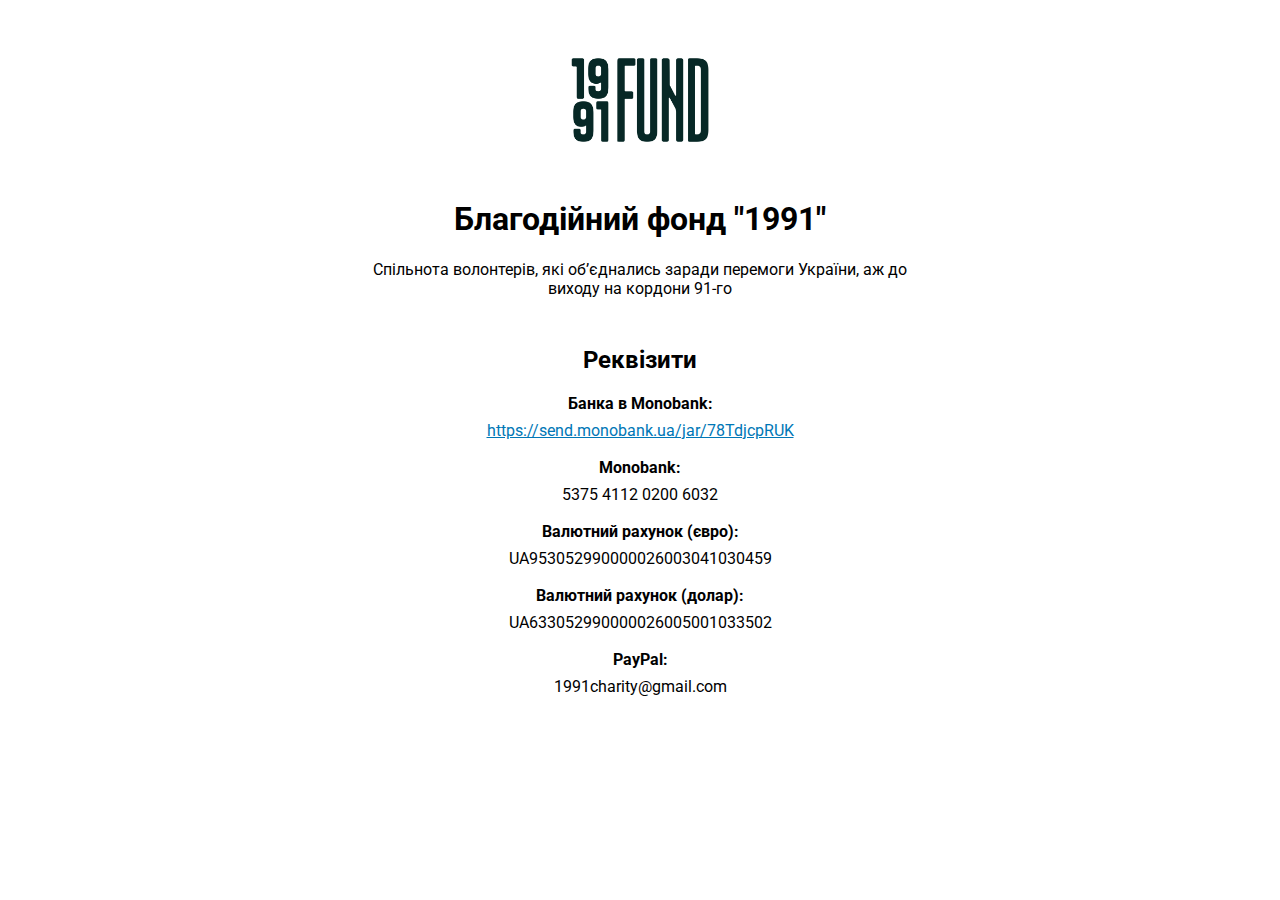
<file: donate.html>
<html lang="uk">
<head>
	<!-- Google tag (gtag.js) -->
	<script async src="https://www.googletagmanager.com/gtag/js?id=G-D255TP81TY"></script>
	<script>
      window.dataLayer = window.dataLayer || [];

      function gtag() {
          dataLayer.push(arguments);
      }

      gtag('js', new Date());

      gtag('config', 'G-D255TP81TY');
	</script>

	<meta charset="UTF-8">
	<meta name="viewport"
	      content="width=device-width, user-scalable=no, initial-scale=1.0, maximum-scale=1.0, minimum-scale=1.0">
	<meta http-equiv="X-UA-Compatible" content="ie=edge">
	<link rel="apple-touch-icon" sizes="180x180" href="/favicon/apple-touch-icon.png">
	<link rel="icon" type="image/png" sizes="32x32" href="/favicon/favicon-32x32.png">
	<link rel="icon" type="image/png" sizes="16x16" href="/favicon/favicon-16x16.png">
	<link rel="manifest" href="/favicon/site.webmanifest">
	<link rel="mask-icon" href="/favicon/safari-pinned-tab.svg" color="#5bbad5">
	<meta name="msapplication-TileColor" content="#da532c">
	<meta name="theme-color" content="#ffffff">

	<meta property="og:title" content='Благодійний фонд "1991"'/>
	<meta property="og:image" content='https://esponsim.sirv.com/fund_logo.png'>
	<meta property="og:description" content='Спільнота волонтерів, які об’єднались заради перемоги України, аж до виходу на кордони 91-го'/>
	<meta property="og:url" content='https://sokhatska.in.ua/'/>
	<meta property="og:image:width" content='1080'/>
	<meta property="og:image:height" content='1038'/>
	<meta property="og:type" content='website'/>

	<link rel="preconnect" href="https://fonts.googleapis.com">
	<link rel="preconnect" href="https://fonts.gstatic.com" crossorigin>
	<link href="https://fonts.googleapis.com/css2?family=Roboto:wght@400;500;700&display=swap" rel="stylesheet">
	<link rel="stylesheet" href="../styles.css">
	<title>1991 | Благодійний фонд | Підтримати</title>
</head>
<body>
<div class="container fund">
	<div class="hero">
		<img width="200" src="/assets/fund_logo.png" alt="Логотип фонду">
		<h1 class="title-with-logo">Благодійний фонд "1991"</h1>
		<div class="description-with-logo">Спільнота волонтерів, які об’єднались заради перемоги України, аж до виходу на кордони 91-го</div>
	</div>

	<section class="section fund">
		<h2>Реквізити</h2>
		<div class="money-links">
			<strong>Банка в Monobank:</strong>
			<div><a href="https://send.monobank.ua/jar/78TdjcpRUK">https://send.monobank.ua/jar/78TdjcpRUK</a></div>
		</div>
		<div class="money-links">
			<strong>Monobank:</strong>
			<div>5375 4112 0200 6032</div>
		</div>
		<div class="money-links">
			<strong>Валютний рахунок (євро): </strong>
			<div>UA953052990000026003041030459</div>
		</div>
		<div class="money-links">
			<strong>Валютний рахунок (долар): </strong>
			<div>UA633052990000026005001033502</div>
		</div>
		<div class="money-links">
			<strong>PayPal:</strong>
			<div>1991charity@gmail.com</div>
		</div>
	</section>

</div>
</body>
</html>
</file>
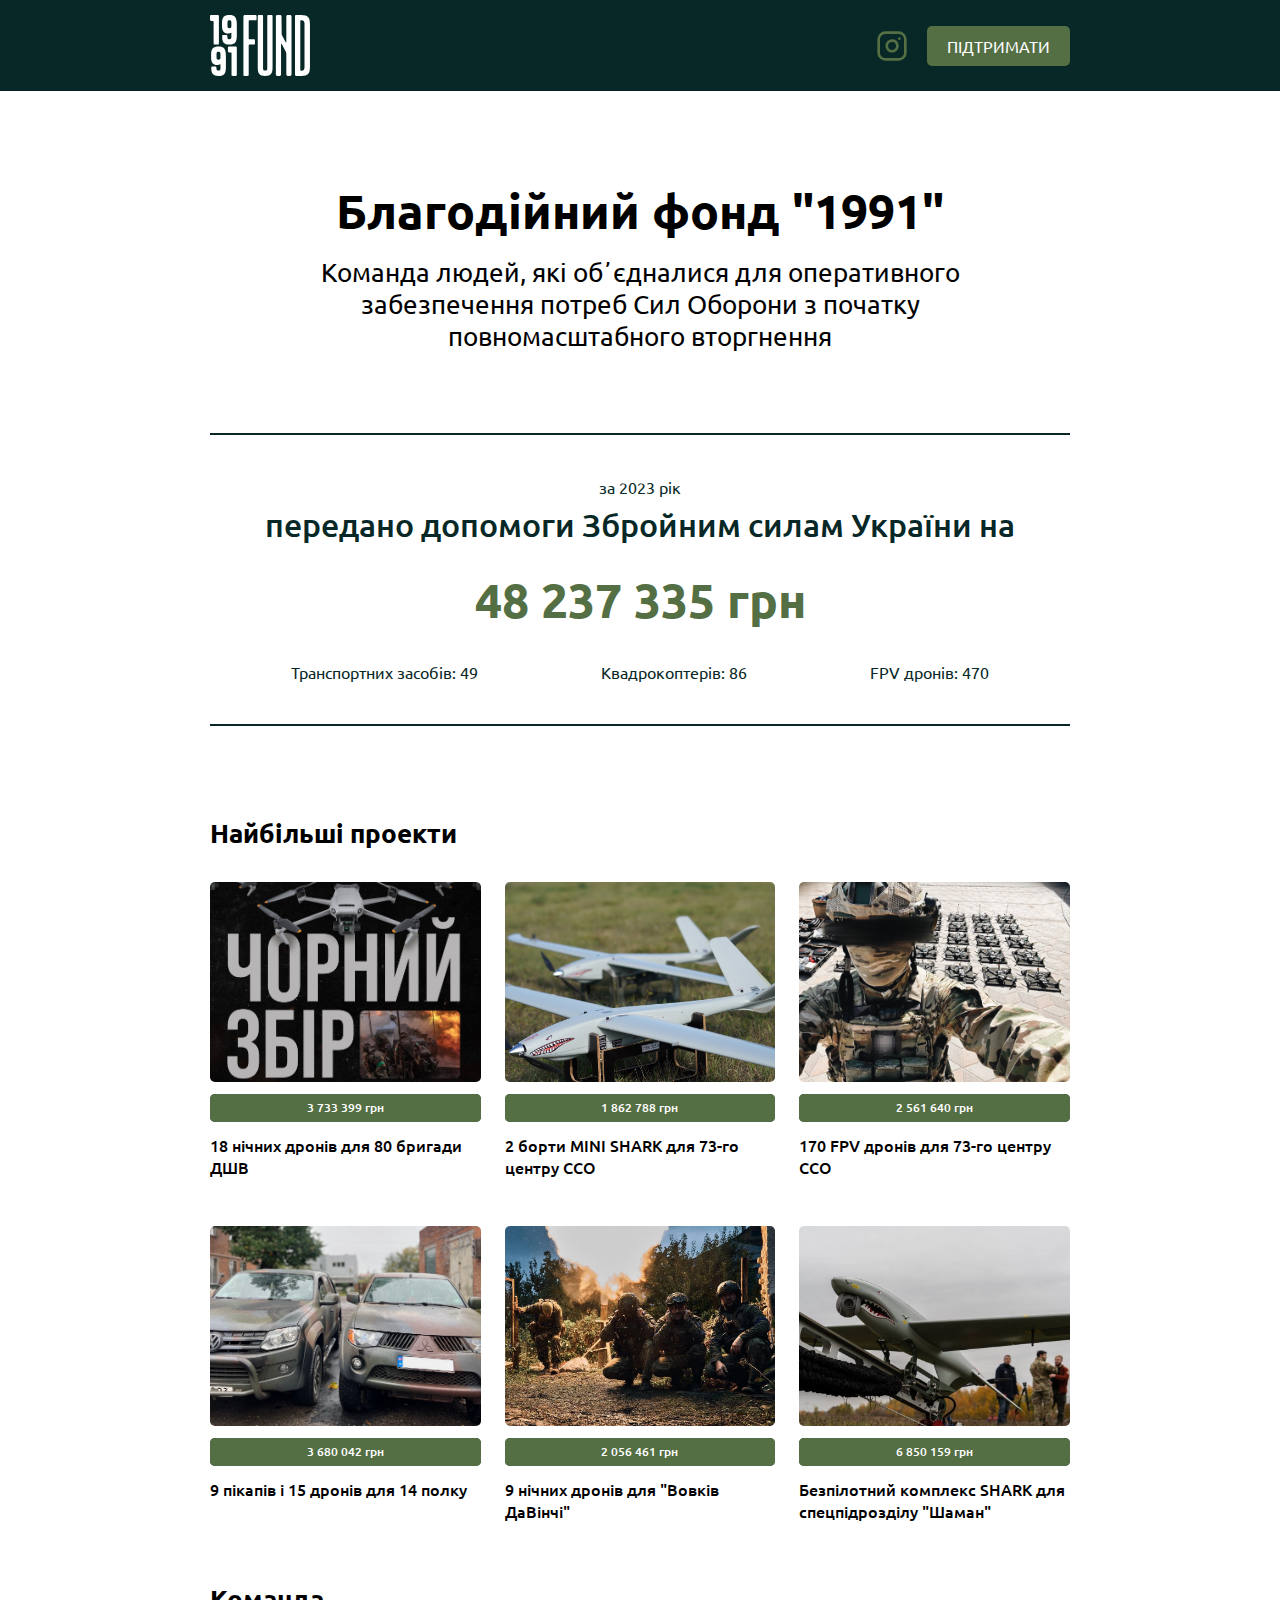
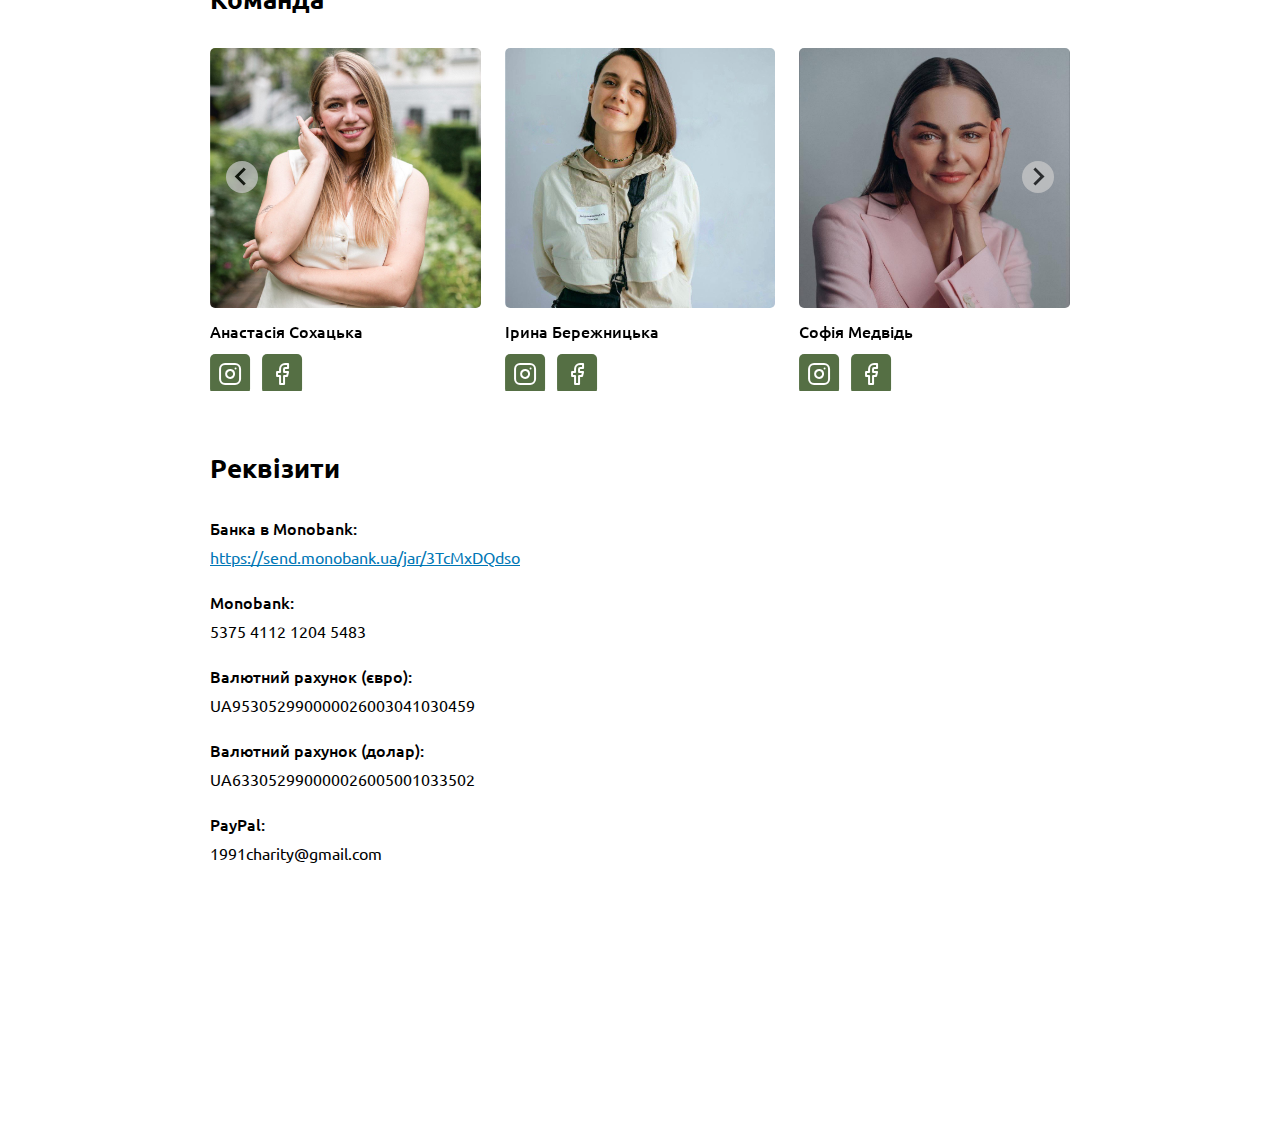
<file: fund-1991.html>
<html lang="uk">
<head>
	<!-- Google tag (gtag.js) -->
	<script async src="https://www.googletagmanager.com/gtag/js?id=G-D255TP81TY"></script>
	<script>
      window.dataLayer = window.dataLayer || [];

      function gtag() {
          dataLayer.push(arguments);
      }

      gtag('js', new Date());

      gtag('config', 'G-D255TP81TY');
	</script>

	<meta charset="UTF-8">
	<meta name="viewport"
	      content="width=device-width, user-scalable=no, initial-scale=1.0, maximum-scale=1.0, minimum-scale=1.0">
	<meta http-equiv="X-UA-Compatible" content="ie=edge">
	<link rel="apple-touch-icon" sizes="180x180" href="/favicon/1991/apple-touch-icon.png">
	<link rel="icon" type="image/png" sizes="32x32" href="/favicon/1991/favicon-32x32.png">
	<link rel="icon" type="image/png" sizes="16x16" href="/favicon/1991/favicon-16x16.png">
	<meta name="msapplication-TileColor" content="#da532c">
	<meta name="theme-color" content="#ffffff">

	<meta property="og:title" content='Благодійний фонд "1991"'/>
	<meta property="og:image" content='https://esponsim.sirv.com/fund_logo.png'>
	<meta property="og:description"
	      content='Спільнота волонтерів, які об’єднались заради перемоги України, аж до виходу на кордони 91-го'/>
	<meta property="og:url" content='https://sokhatska.in.ua/'/>
	<meta property="og:image:width" content='1080'/>
	<meta property="og:image:height" content='1038'/>
	<meta property="og:type" content='website'/>

	<link rel="preconnect" href="https://fonts.googleapis.com">
	<link rel="preconnect" href="https://fonts.gstatic.com" crossorigin>
	<link href="https://fonts.googleapis.com/css2?family=Roboto:wght@400;500;700&display=swap" rel="stylesheet">
	<link href="https://fonts.googleapis.com/css2?family=Ubuntu:wght@400;500;700&display=swap" rel="stylesheet">
	<link rel="stylesheet" href="../styles-fund-1991.css">
	<title>1991 | Благодійний фонд | Допомога ЗСУ</title>

	<script src="https://cdn.jsdelivr.net/npm/@splidejs/splide@4.1.4/dist/js/splide.min.js"></script>
	<link href="https://cdn.jsdelivr.net/npm/@splidejs/splide@4.1.4/dist/css/splide.min.css" rel="stylesheet">
	<script>
      document.addEventListener( 'DOMContentLoaded', function() {
          var splide = new Splide( '.splide', {
              type   : 'loop',
              perPage: 3,
              autoHeight: true,
		          gap: '24px',
              pagination: false,
              perMove: 1,
              autoplay: true,
              interval: 3000,
              breakpoints: {
                  620: {
                      perPage: 1,
                  },
              }
          }  );
          splide.mount();
      } );
	</script>
</head>
<body>
<div class="header">
	<div class="container header-inner">
		<img class="header-logo" width="100" src="/assets/logo-white.svg" alt="Логотип фонду">
		<div class="header-actions">
			<a class="header-icon-button" href="https://www.instagram.com/1991_fund">
				<img width="32" src="./assets/instagram.svg" alt="Instagram">
			</a>
			<a class="header-button button" href="#donate">
				ПІДТРИМАТИ
			</a>
		</div>
	</div>
</div>
<div class="container page">
	<div class="text-center hero-text">
		<h1 class="text-center">Благодійний фонд "1991"</h1>
		<div>Команда людей, які обʼєдналися для оперативного забезпечення потреб Сил Оборони з початку повномасштабного вторгнення</div>
	</div>

	<div class="summary">
		<div class="text-center">
			<div style="margin-bottom: 8px;">за 2023 рік</div>
			<div class="summary-title">
				передано допомоги Збройним силам України на
			</div>
			<div class="summary-main-number">48 237 335 грн</div>

			<div class="summary-numbers">
				<div>Транспортних засобів: 49</div>
				<div>Квадрокоптерів: 86</div>
				<div>FPV дронів: 470</div>
			</div>
		</div>
	</div>

	<div class="section-title">Найбільші проекти</div>
	<div class="projects">
		<div class="project-container">
			<div class="project-image" style="background-image: url('./assets/projects/chornyi_zbir.jpg')"></div>
			<div class="project-progress-bar">
				<div class="project-progress-bar-line" style="right: 0; border-radius: 5px"></div>
				<span>3 733 399 грн</span>
			</div>
			<div class="project-title">18 нічних дронів для 80 бригади ДШВ</div>
		</div>
		<div class="project-container">
			<div class="project-image" style="background-image: url('./assets/projects/shark.jpg')"></div>
			<div class="project-progress-bar">
				<div class="project-progress-bar-line" style="right: 0; border-radius: 5px"></div>
				<span>1 862 788 грн</span>
			</div>
			<div class="project-title">2 борти MINI SHARK для 73-го центру ССО</div>
		</div>
		<div class="project-container">
			<div class="project-image" style="background-image: url('./assets/projects/fpv-73.jpg')"></div>
			<div class="project-progress-bar">
				<div class="project-progress-bar-line" style="right: 0; border-radius: 5px"></div>
				<span>2 561 640 грн</span>
			</div>
			<div class="project-title">170 FPV дронів для 73-го центру ССО</div>
		</div>
		<div class="project-container">
			<div class="project-image" style="background-image: url('./assets/projects/cars.jpg')"></div>
			<div class="project-progress-bar">
				<div class="project-progress-bar-line" style="right: 0; border-radius: 5px"></div>
				<span>3 680 042 грн</span>
			</div>
			<div class="project-title">9 пікапів і 15 дронів для 14 полку</div>
		</div>
		<div class="project-container">
			<div class="project-image" style="background-image: url('assets/projects/davinchi.jpg')"></div>
			<div class="project-progress-bar">
				<div class="project-progress-bar-line" style="right: 0; border-radius: 5px"></div>
				<span>2 056 461 грн</span>
			</div>
			<div class="project-title">9 нічних дронів для "Вовків ДаВінчі"</div>
		</div>
		<div class="project-container">
			<div class="project-image" style="background-image: url('./assets/projects/shark-p.jpg')"></div>
			<div class="project-progress-bar">
				<div class="project-progress-bar-line" style="right: 0; border-radius: 5px"></div>
				<span>6 850 159 грн</span>
			</div>
			<div class="project-title">Безпілотний комплекс SHARK для спецпідрозділу "Шаман"</div>
		</div>
	</div>

	<div class="section-title">Команда</div>
	<div class="team-members-slider splide" aria-label="Команда фонду">
		<div class="splide__track">
			<ul class="splide__list">
				<li class="splide__slide">
					<div class="team-member-container">
						<div class="team-member-image" style="background-image: url('./assets/team-members/anastas.jpg')"></div>
						<div class="team-member-title">Анастасія Сохацька</div>
						<div class="social-buttons">
							<a href="https://www.instagram.com/sohasik_/">
								<img width="24" src="./assets/instagram-white.svg" alt="Instagram">
							</a>
							<a href="https://www.facebook.com/nastia.sokhatska">
								<img width="24" src="./assets/facebook-white.svg" alt="Facebook">
							</a>
						</div>
					</div>
				</li>
				<li class="splide__slide">
					<div class="team-member-container">
						<div class="team-member-image" style="background-image: url('./assets/team-members/ira.jpg')"></div>
						<div class="team-member-title">Ірина Бережницька</div>
						<div class="social-buttons">
							<a href="https://www.instagram.com/iraberezhnytska/">
								<img width="24" src="./assets/instagram-white.svg" alt="Instagram">
							</a>
							<a href="https://www.facebook.com/ira.berezhnicka">
								<img width="24" src="./assets/facebook-white.svg" alt="Facebook">
							</a>
						</div>
					</div>
				</li>
				<li class="splide__slide">
					<div class="team-member-container">
						<div class="team-member-image" style="background-image: url('./assets/team-members/medvid.jpg')"></div>
						<div class="team-member-title">Софія Медвідь</div>
						<div class="social-buttons">
							<a href="https://www.instagram.com/soniamedvid">
								<img width="24" src="./assets/instagram-white.svg" alt="Instagram">
							</a>
							<a href="https://www.facebook.com/sofia.medvid">
								<img width="24" src="./assets/facebook-white.svg" alt="Facebook">
							</a>
						</div>
					</div>
				</li>
				<li class="splide__slide">
					<div class="team-member-container">
						<div class="team-member-image" style="background-image: url('./assets/team-members/kvitka.jpg')"></div>
						<div class="team-member-title">Анастасія Чорна</div>
						<div class="social-buttons">
							<a href="https://www.instagram.com/kvitka_anastasiia_/">
								<img width="24" src="./assets/instagram-white.svg" alt="Instagram">
							</a>
							<a href="https://www.facebook.com/anastasiia.chorna0210">
								<img width="24" src="./assets/facebook-white.svg" alt="Facebook">
							</a>
						</div>
					</div>
				</li>
				<li class="splide__slide">
					<div class="team-member-container">
						<div class="team-member-image" style="background-image: url('./assets/team-members/olesja.jpg')"></div>
						<div class="team-member-title">Олеся Грендович</div>
						<div class="social-buttons">
							<a href="https://www.instagram.com/olesia_hrendovych/">
								<img width="24" src="./assets/instagram-white.svg" alt="Instagram">
							</a>
							<a href="https://www.facebook.com/olesya.dryad">
								<img width="24" src="./assets/facebook-white.svg" alt="Facebook">
							</a>
						</div>
					</div>
				</li>
				<li class="splide__slide">
					<div class="team-member-container">
						<div class="team-member-image" style="background-image: url('./assets/team-members/ernest.jpg')"></div>
						<div class="team-member-title">Ернест Дмитрик</div>
						<div class="social-buttons">
							<a href="https://www.instagram.com/justerniee">
								<img width="24" src="./assets/instagram-white.svg" alt="Instagram">
							</a>
							<a href="https://www.facebook.com/ernest.dmytryk.9">
								<img width="24" src="./assets/facebook-white.svg" alt="Facebook">
							</a>
						</div>
					</div>
				</li>
				<li class="splide__slide">
					<div class="team-member-container">
						<div class="team-member-image" style="background-image: url('./assets/team-members/knyga.jpg')"></div>
						<div class="team-member-title">Анастасія Книга</div>
						<div class="social-buttons">
							<a href="https://www.instagram.com/anastasia.knyga">
								<img width="24" src="./assets/instagram-white.svg" alt="Instagram">
							</a>
							<a href="https://www.facebook.com/profile.php?id=100006066767754">
								<img width="24" src="./assets/facebook-white.svg" alt="Facebook">
							</a>
						</div>
					</div>
				</li>
			</ul>
		</div>
	</div>

	<div class="section-title" id="donate">Реквізити</div>
	<div class="donate">
		<div class="money-link">
			<strong>Банка в Monobank:</strong>
			<div><a href="https://send.monobank.ua/jar/3TcMxDQdso">https://send.monobank.ua/jar/3TcMxDQdso</a></div>
		</div>
		<div class="money-link">
			<strong>Monobank:</strong>
			<div>5375 4112 1204 5483</div>
		</div>
		<div class="money-link">
			<strong>Валютний рахунок (євро): </strong>
			<div>UA953052990000026003041030459</div>
		</div>
		<div class="money-link">
			<strong>Валютний рахунок (долар): </strong>
			<div>UA633052990000026005001033502</div>
		</div>
		<div class="money-link">
			<strong>PayPal:</strong>
			<div>1991charity@gmail.com</div>
		</div>
	</div>
</div>
</body>
</html>
</file>
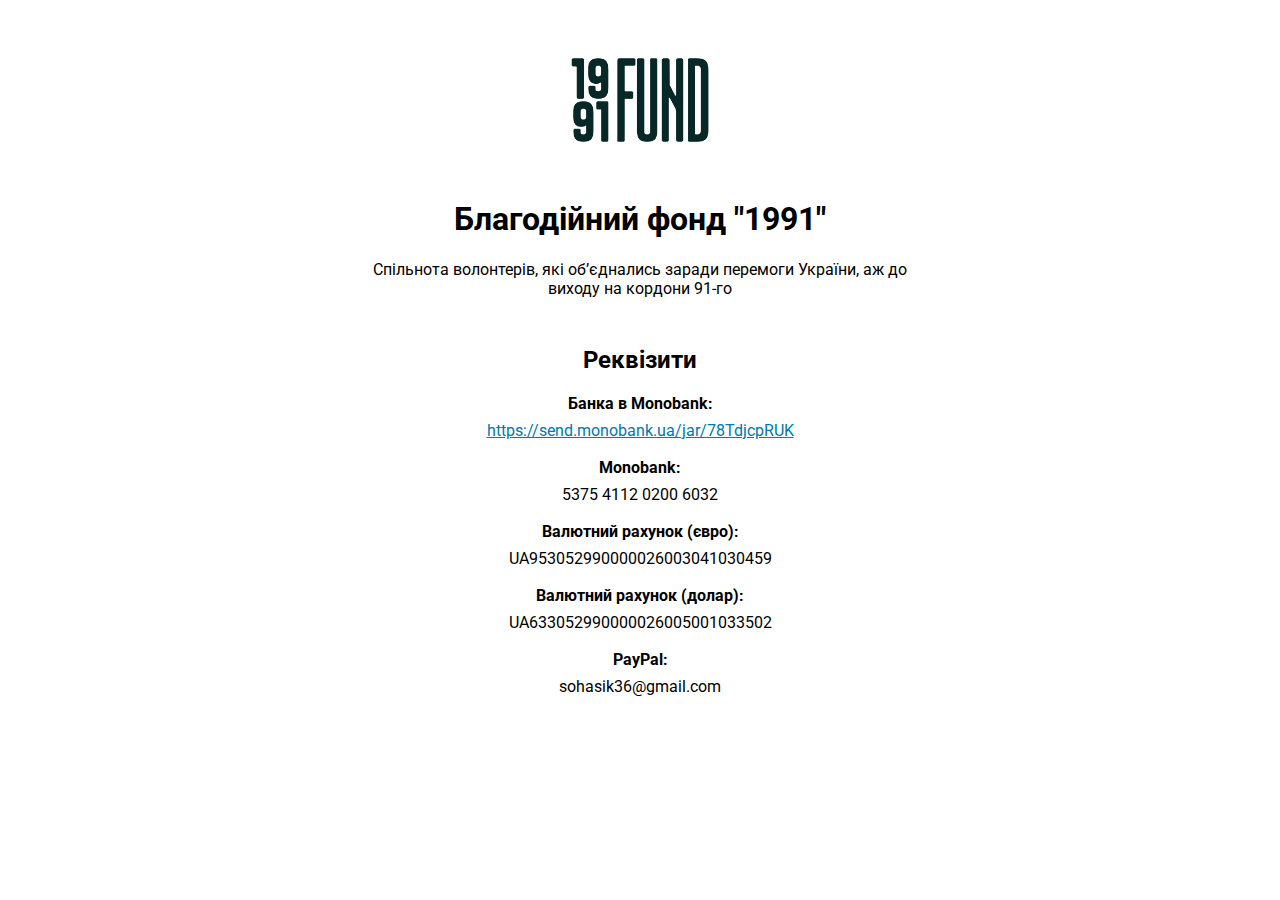
<file: fund.html>
<html lang="uk">
<head>
	<!-- Google tag (gtag.js) -->
	<script async src="https://www.googletagmanager.com/gtag/js?id=G-D255TP81TY"></script>
	<script>
      window.dataLayer = window.dataLayer || [];

      function gtag() {
          dataLayer.push(arguments);
      }

      gtag('js', new Date());

      gtag('config', 'G-D255TP81TY');
	</script>

	<meta charset="UTF-8">
	<meta name="viewport"
	      content="width=device-width, user-scalable=no, initial-scale=1.0, maximum-scale=1.0, minimum-scale=1.0">
	<meta http-equiv="X-UA-Compatible" content="ie=edge">
	<link rel="apple-touch-icon" sizes="180x180" href="/favicon/apple-touch-icon.png">
	<link rel="icon" type="image/png" sizes="32x32" href="/favicon/favicon-32x32.png">
	<link rel="icon" type="image/png" sizes="16x16" href="/favicon/favicon-16x16.png">
	<link rel="manifest" href="/favicon/site.webmanifest">
	<link rel="mask-icon" href="/favicon/safari-pinned-tab.svg" color="#5bbad5">
	<meta name="msapplication-TileColor" content="#da532c">
	<meta name="theme-color" content="#ffffff">

	<meta property="og:title" content='Благодійний фонд "1991"'/>
	<meta property="og:image" content='https://esponsim.sirv.com/fund_logo.png'>
	<meta property="og:description" content='Спільнота волонтерів, які об’єднались заради перемоги України, аж до виходу на кордони 91-го'/>
	<meta property="og:url" content='https://sokhatska.in.ua/'/>
	<meta property="og:image:width" content='1080'/>
	<meta property="og:image:height" content='1038'/>
	<meta property="og:type" content='website'/>

	<link rel="preconnect" href="https://fonts.googleapis.com">
	<link rel="preconnect" href="https://fonts.gstatic.com" crossorigin>
	<link href="https://fonts.googleapis.com/css2?family=Roboto:wght@400;500;700&display=swap" rel="stylesheet">
	<link rel="stylesheet" href="../styles.css">
	<title>Фонд 1991</title>
</head>
<body>
<div class="container fund">
	<div class="hero">
		<img width="200" src="/assets/fund_logo.png" alt="Логотип фонду">
		<h1 class="title-with-logo">Благодійний фонд "1991"</h1>
		<div class="description-with-logo">Спільнота волонтерів, які об’єднались заради перемоги України, аж до виходу на кордони 91-го</div>
	</div>

	<section class="section fund">
		<h2>Реквізити</h2>
		<div class="money-links">
			<strong>Банка в Monobank:</strong>
			<div><a href="https://send.monobank.ua/jar/78TdjcpRUK">https://send.monobank.ua/jar/78TdjcpRUK</a></div>
		</div>
		<div class="money-links">
			<strong>Monobank:</strong>
			<div>5375 4112 0200 6032</div>
		</div>
		<div class="money-links">
			<strong>Валютний рахунок (євро): </strong>
			<div>UA953052990000026003041030459</div>
		</div>
		<div class="money-links">
			<strong>Валютний рахунок (долар): </strong>
			<div>UA633052990000026005001033502</div>
		</div>
		<div class="money-links">
			<strong>PayPal:</strong>
			<div>sohasik36@gmail.com</div>
		</div>
	</section>

</div>
</body>
</html>
</file>
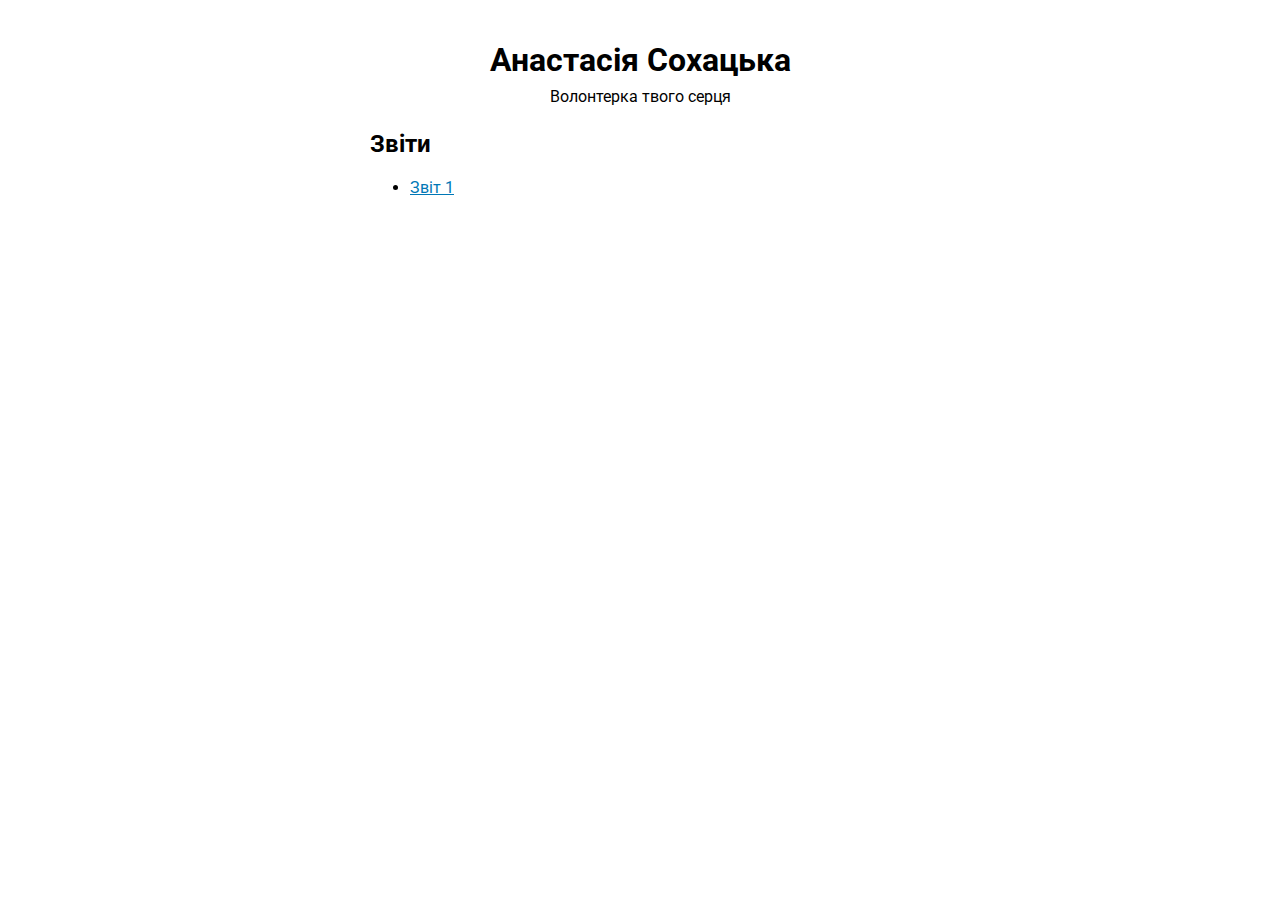
<file: reports.html>
<html lang="uk">
<head>
	<!-- Google tag (gtag.js) -->
	<script async src="https://www.googletagmanager.com/gtag/js?id=G-D255TP81TY"></script>
	<script>
      window.dataLayer = window.dataLayer || [];

      function gtag() {
          dataLayer.push(arguments);
      }

      gtag('js', new Date());

      gtag('config', 'G-D255TP81TY');
	</script>

	<meta charset="UTF-8">
	<meta name="viewport"
	      content="width=device-width, user-scalable=no, initial-scale=1.0, maximum-scale=1.0, minimum-scale=1.0">
	<meta http-equiv="X-UA-Compatible" content="ie=edge">
	<link rel="apple-touch-icon" sizes="180x180" href="/favicon/apple-touch-icon.png">
	<link rel="icon" type="image/png" sizes="32x32" href="/favicon/favicon-32x32.png">
	<link rel="icon" type="image/png" sizes="16x16" href="/favicon/favicon-16x16.png">
	<link rel="manifest" href="/favicon/site.webmanifest">
	<link rel="mask-icon" href="/favicon/safari-pinned-tab.svg" color="#5bbad5">
	<meta name="msapplication-TileColor" content="#da532c">
	<meta name="theme-color" content="#ffffff">

	<meta property="og:title" content='Звіти. Анастасія Сохацька. Волонтерка твого серця'/>
	<meta property="og:image" content='https://esponsim.sirv.com/volonterka.jpg'>
	<meta property="og:description" content='Збираємо на перемогу'/>
	<meta property="og:url" content='https://sokhatska.github.io/'/>
	<meta property="og:image:width" content='1080'/>
	<meta property="og:image:height" content='1038'/>
	<meta property="og:type" content='website'/>

	<link rel="preconnect" href="https://fonts.googleapis.com">
	<link rel="preconnect" href="https://fonts.gstatic.com" crossorigin>
	<link href="https://fonts.googleapis.com/css2?family=Roboto:wght@400;500;700&display=swap" rel="stylesheet">
	<link rel="stylesheet" href="styles.css">
	<title>Звіти. Волонтерка твого серця</title>
	<script async src="//www.instagram.com/embed.js"></script>
</head>
<body>
<div class="container">
	<div class="hero">
		<h1>Анастасія Сохацька</h1>
		<div>Волонтерка твого серця</div>
	</div>

	<section class="section">
		<h2>Звіти</h2>
		<ul>
			<li>
				<a href="reports/report_1.html">Звіт 1</a></li>
		</ul>

	</section>

</div>
</body>
</html>
</file>
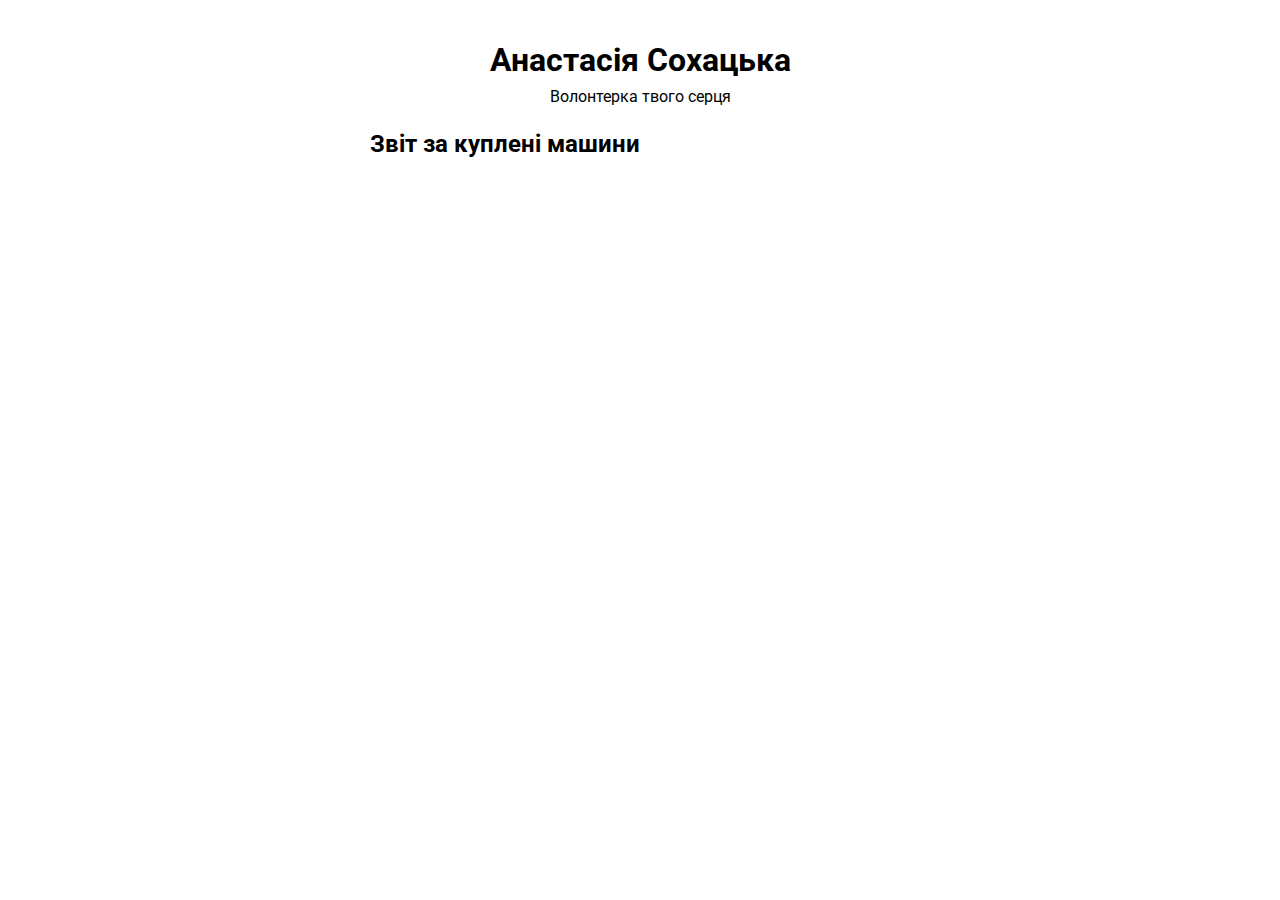
<file: reports/report_1.html>
<html lang="uk">
<head>
	<!-- Google tag (gtag.js) -->
	<script async src="https://www.googletagmanager.com/gtag/js?id=G-D255TP81TY"></script>
	<script>
      window.dataLayer = window.dataLayer || [];

      function gtag() {
          dataLayer.push(arguments);
      }

      gtag('js', new Date());

      gtag('config', 'G-D255TP81TY');
	</script>

	<meta charset="UTF-8">
	<meta name="viewport"
	      content="width=device-width, user-scalable=no, initial-scale=1.0, maximum-scale=1.0, minimum-scale=1.0">
	<meta http-equiv="X-UA-Compatible" content="ie=edge">
	<link rel="apple-touch-icon" sizes="180x180" href="/favicon/apple-touch-icon.png">
	<link rel="icon" type="image/png" sizes="32x32" href="/favicon/favicon-32x32.png">
	<link rel="icon" type="image/png" sizes="16x16" href="/favicon/favicon-16x16.png">
	<link rel="manifest" href="/favicon/site.webmanifest">
	<link rel="mask-icon" href="/favicon/safari-pinned-tab.svg" color="#5bbad5">
	<meta name="msapplication-TileColor" content="#da532c">
	<meta name="theme-color" content="#ffffff">

	<meta property="og:title" content='Анастасія Сохацька. Волонтерка твого серця'/>
	<meta property="og:image" content='https://esponsim.sirv.com/volonterka.jpg'>
	<meta property="og:description" content='Звіт за куплені машини'/>
	<meta property="og:url" content='https://sokhatska.github.io/'/>
	<meta property="og:image:width" content='1080'/>
	<meta property="og:image:height" content='1038'/>
	<meta property="og:type" content='website'/>

	<link rel="preconnect" href="https://fonts.googleapis.com">
	<link rel="preconnect" href="https://fonts.gstatic.com" crossorigin>
	<link href="https://fonts.googleapis.com/css2?family=Roboto:wght@400;500;700&display=swap" rel="stylesheet">
	<link rel="stylesheet" href="../styles.css">
	<title>Звіт за куплені машини. Волонтерка твого серця</title>
	<script async src="//www.instagram.com/embed.js"></script>
</head>
<body>
<div class="container">
	<div class="hero">
		<h1>Анастасія Сохацька</h1>
		<div>Волонтерка твого серця</div>
	</div>

	<section class="section">
		<h2>Звіт за куплені машини</h2>
		<div>
		</div>

	</section>

</div>
</body>
</html>
</file>
<file: styles.css>
body {
    margin: 0;
    font-family: 'Roboto', sans-serif;
}

a {
    color: #0077b6;
}

a:hover {
    color: #00b4d8;
}

.container {
    padding: 20px 15px 60px;
    max-width: 540px;
    margin: 0 auto;
}

.container.fund {
    padding-top: 0;
}

.hero {
    text-align: center;
    margin-bottom: 24px;
}

.hero h1 {
    margin-bottom: 0;
}

.hero h1.title-with-logo {
    margin-top: 0;
}

.hero div {
    margin-top: 8px;
}

.hero .description-with-logo {
    margin-top: 22px;
}

.section {
    margin-bottom: 32px;
}

.section.fund {
    text-align: center;
    margin-top: 48px;
}

.fund .money-links {
    margin-bottom: 18px;
}

.fund .money-links strong {
    display: block;
    margin-bottom: 8px;
}

.money-links {
    margin-bottom: 8px;
}
</file>
<file: styles-fund-1991.css>
body {
    margin: 0;
    font-family: 'Ubuntu', sans-serif;
    font-size: 16px;
}

a {
    color: #0077b6;
}

a:hover {
    color: #00b4d8;
}

.text-center {
    text-align: center;
}

.button,
button {
    font-size: 16px;
    line-height: 1;
    background-color: #556f44;
    color: #fff;
    border: none;
    padding: 12px 20px;
    border-radius: 5px;
    cursor: pointer;
    transition: background-color 0.3s ease-in-out, color 0.3s ease-in-out;
    display: block;
    text-decoration: none;
}

.button:hover,
button:hover {
    background-color: #fff;
    color: #072826;
}

.container {
    max-width: 860px;
    margin: 0 auto;
    padding: 0 15px;
}

.header {
    position: absolute;
    top: 0;
    left: 0;
    right: 0;
    background-color: #072826;
    color: #fff;
}

.header-inner {
    display: flex;
    justify-content: space-between;
    align-items: center;
    padding-top: 15px;
    padding-bottom: 15px;
}

.header-actions {
    display: flex;
    gap: 15px;
}

.header-icon-button {
    padding: 4px;
    border-radius: 5px;
    transition: background-color 0.3s ease-in-out;
}

.header-icon-button:hover {
    background-color: #fff;
}

.page {
    padding-top: 90px;
    padding-bottom: 210px;
}

.hero-text {
    font-size: 26px;
    padding-top: 90px;
    padding-bottom: 80px;
    max-width: 650px;
    margin: 0 auto;
}

.hero-text h1 {
    font-size: 48px;
    margin: 0 0 16px;
}

.summary {
    border-top: 2px solid #072826;
    border-bottom: 2px solid #072826;
    padding: 42px 20px;
    color: #072826;
    margin-bottom: 90px;
}

.summary-numbers {
    display: flex;
    justify-content: space-around;
    margin-top: 32px;
}

.summary-title {
    font-size: 32px;
    font-weight: 500;
    margin: 0 auto 24px;
}

.summary-main-number {
    font-size: 48px;
    font-weight: 700;
    color: #556f44;
}

.section-title {
    font-size: 26px;
    font-weight: 700;
    margin-bottom: 32px;
}

.projects {
    display: flex;
    flex-wrap: wrap;
    gap: 48px 24px;
    margin-bottom: 60px;
}

.project-container {
    width: calc(33.33% - 16px);
}

.project-image {
    height: 200px;
    border-radius: 5px;
    background-position: center;
    background-size: cover;
}

.project-progress-bar {
    position: relative;
    background-color: #072826;
    color: #fff;
    border-radius: 5px;
    margin-top: 12px;
    text-align: center;
    padding: 8px 16px;
    font-size: 12px;
    line-height: 1;
    font-weight: 500;
}

.project-progress-bar span {
    position: relative;
    z-index: 1;
}

.project-progress-bar-line {
    position: absolute;
    top: 0;
    left: 0;
    bottom: 0;
    background-color: #556f44;
    border-top-left-radius: 5px;
    border-bottom-left-radius: 5px;
}


.project-title {
    margin-top: 12px;
    font-weight: 500;
}

.team-members-slider {
    height: 343px;
    margin-bottom: 60px;
}

.team-members-slider .splide__arrow {
    top: calc(50% - 43px);
}

.team-members {
    display: flex;
    flex-wrap: wrap;
    gap: 48px 24px;
    margin-bottom: 60px;
}

.team-member-container {
    /*width: calc(33.33% - 16px);*/
}

.team-member-image {
    height: 260px;
    border-radius: 5px;
    background-position: center;
    background-size: cover;
}

.team-member-title {
    margin-top: 12px;
    font-weight: 500;
}

.social-buttons {
    display: flex;
    gap: 12px;
    margin-top: 12px;
}

.social-buttons a {
    width: 32px;
    height: 32px;
    padding: 4px;
    border-radius: 5px;
    background-color: #556f44;
    color: #fff;
    display: flex;
    justify-content: center;
    align-items: center;
    transition: background-color 0.3s ease-in-out;
}

.social-buttons a:hover {
    background-color: #072826;
}

.donate {
    margin-bottom: 60px;
}

.money-link {
    margin-bottom: 24px;
}

.money-link strong {
    display: block;
    font-weight: 500;
    margin-bottom: 8px;
}

@media (max-width: 620px) {
    .page {
        padding-bottom: 80px;
    }

    .hero-text {
        padding-top: 60px;
        padding-bottom: 48px;
        font-size: 18px;
    }

    .hero-text h1 {
        font-size: 28px;
    }

    .hero-text div {
        font-size: 16px;
    }

    .summary {
        padding: 48px 0;
        margin-bottom: 60px;
    }

    .summary-title {
        font-size: 18px;
        margin-bottom: 8px;
    }

    .summary-main-number {
        font-size: 36px;
    }

    .summary-numbers {
        flex-direction: column;
        gap: 16px;
        margin-top: 12px;
    }

    .summary-numbers div {
        display: inline-block;
    }

    .projects {
        gap: 36px 12px;
    }

    .project-container {
        width: 100%;
    }

    .project-image {
        height: 260px;
    }

    .team-members-slider {
        height: 384px;
    }

    .team-members {
        gap: 36px 12px;
    }

    .team-member-container {
        width: 100%;
    }

    .team-member-image {
        height: 300px;
    }
}
</file>
